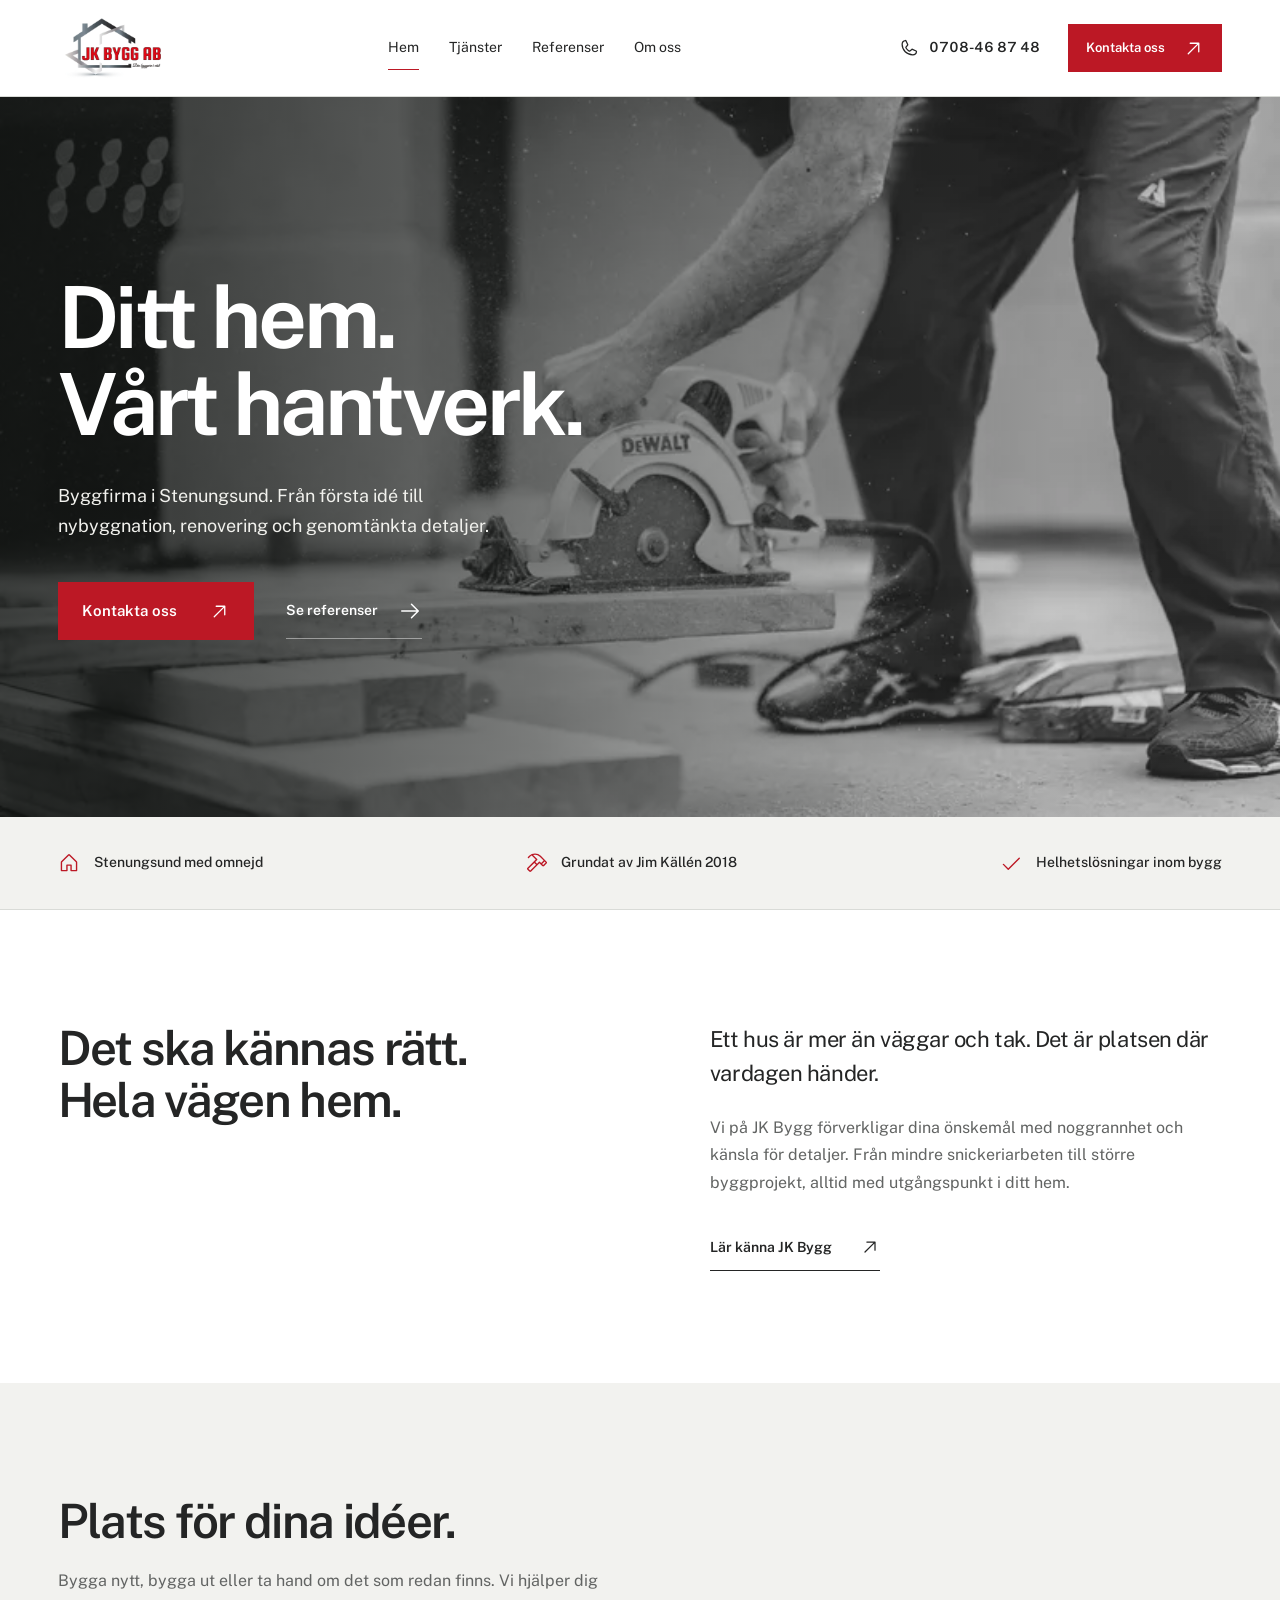
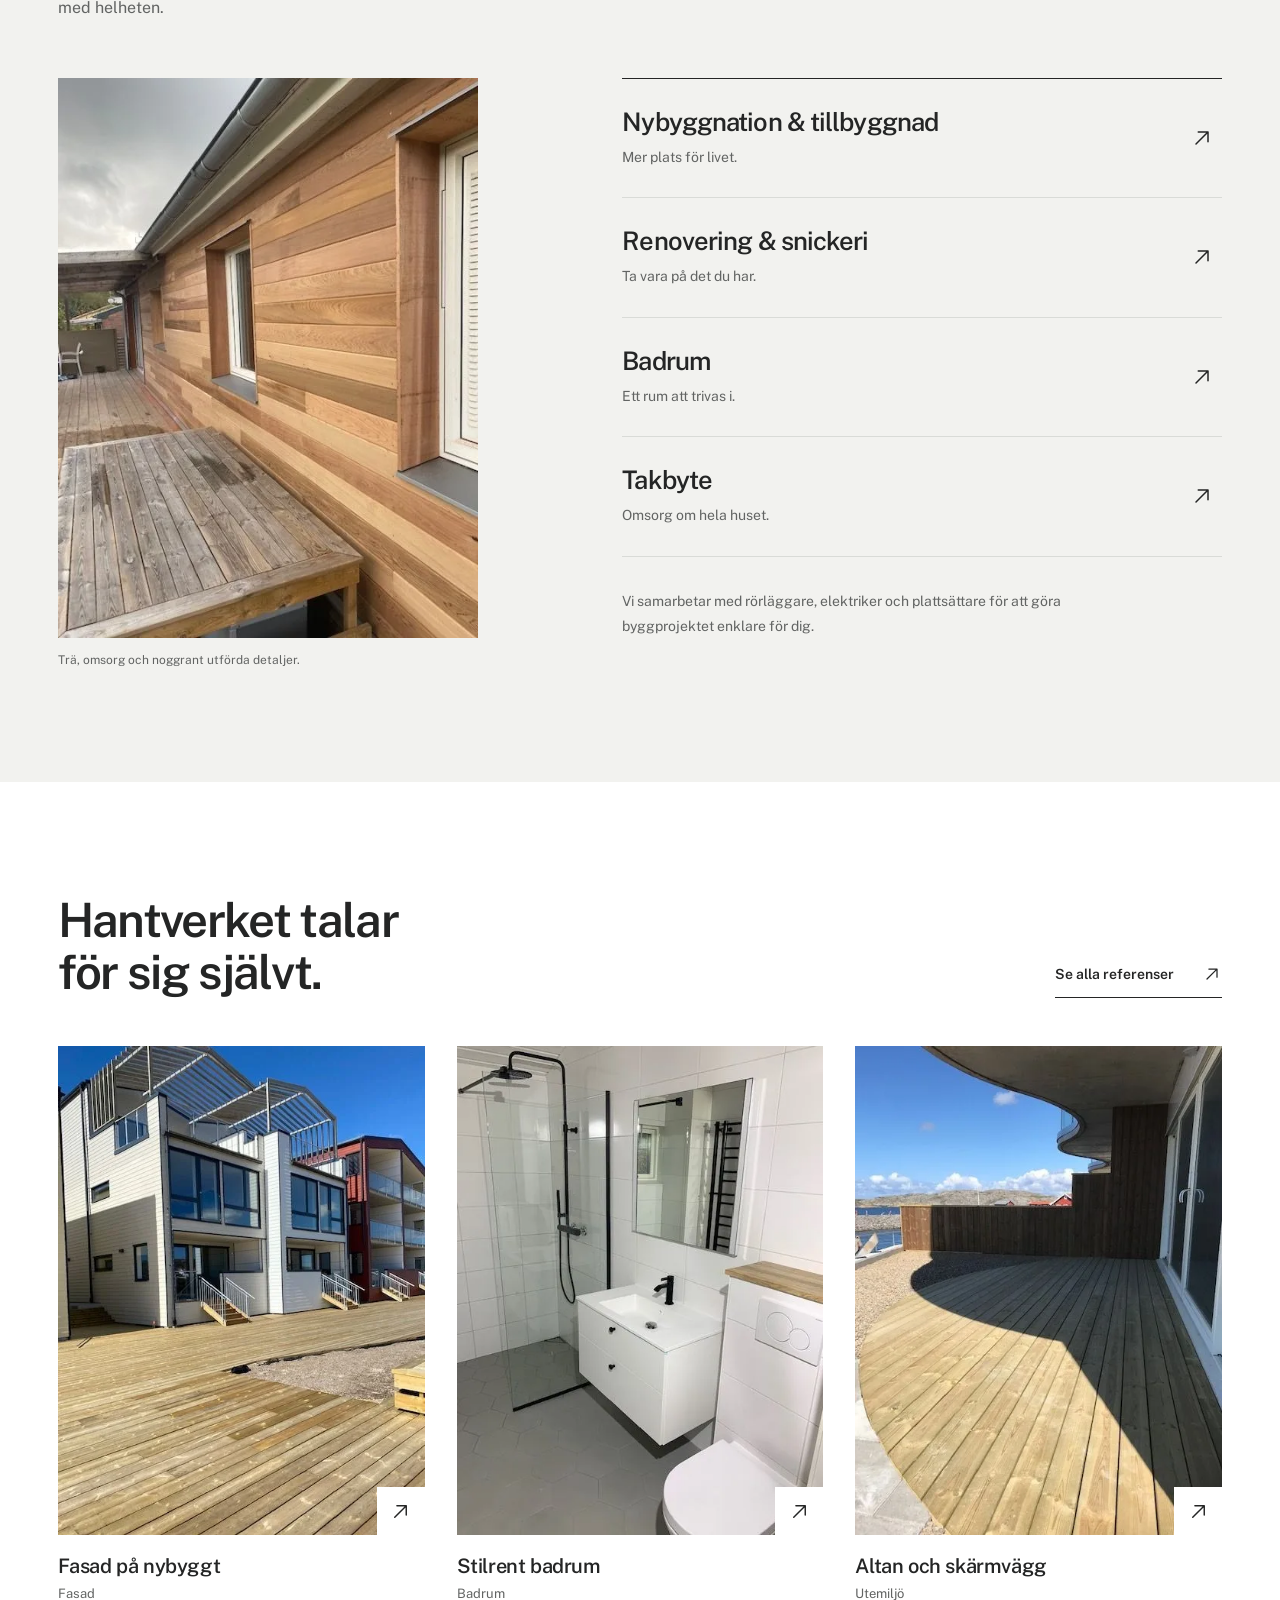
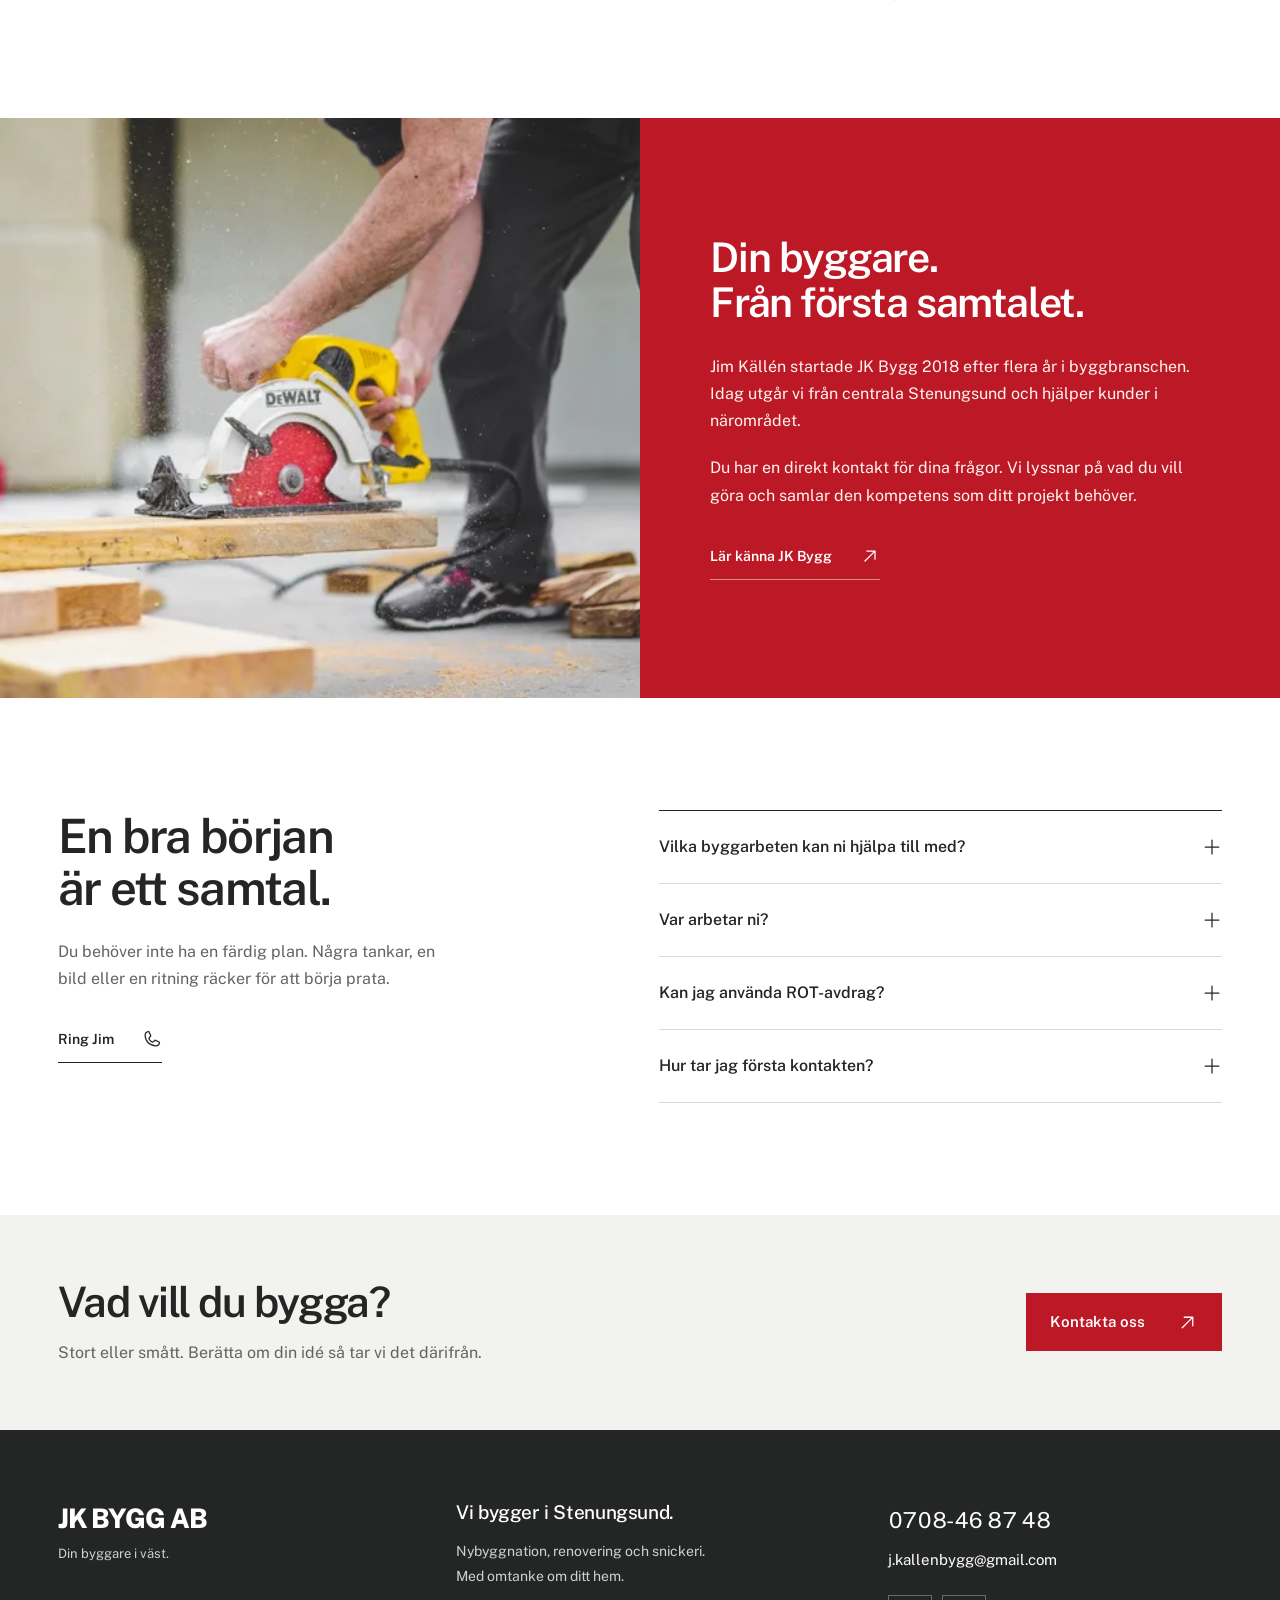
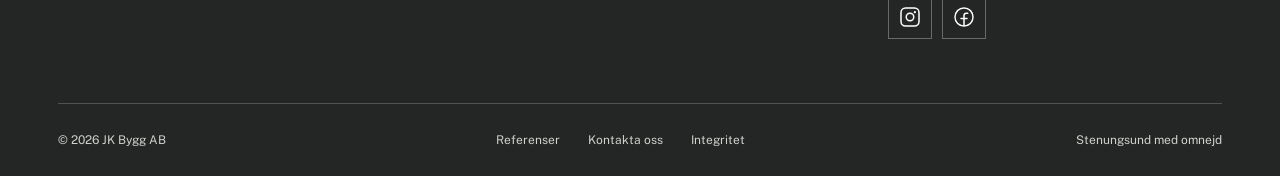
<file: index.html>
<!doctype html><html lang="sv"><head><meta charset="utf-8"><meta name="viewport" content="width=device-width,initial-scale=1"><title>Byggfirma i Stenungsund | JK Bygg AB</title><meta name="description" content="JK Bygg i Stenungsund hjälper dig med nybyggnation, renovering, badrum och takbyte. Se våra utförda projekt och kontakta Jim Källén för en offert."><meta name="robots" content="index,follow,max-image-preview:large"><meta name="theme-color" content="#bc1825"><link rel="canonical" href="https://jkbyggab.se/"><meta property="og:type" content="website"><meta property="og:locale" content="sv_SE"><meta property="og:site_name" content="JK Bygg AB"><meta property="og:title" content="Byggfirma i Stenungsund | JK Bygg AB"><meta property="og:description" content="JK Bygg i Stenungsund hjälper dig med nybyggnation, renovering, badrum och takbyte. Se våra utförda projekt och kontakta Jim Källén för en offert."><meta property="og:url" content="https://jkbyggab.se/"><meta property="og:image" content="https://jkbyggab.se/assets/hero-1600.webp"><meta property="og:image:alt" content="Hantverk från JK Byggs webbplats"><meta name="twitter:card" content="summary_large_image"><link rel="icon" href="favicon.svg" type="image/svg+xml"><link rel="preload" href="assets/public-sans.woff2" as="font" type="font/woff2" crossorigin><link rel="preload" as="image" href="assets/hero-1600.webp" imagesrcset="assets/hero-800.webp 800w, assets/hero-1600.webp 1600w" imagesizes="100vw"><link rel="stylesheet" href="styles.css"><script src="script.js" defer></script><script type="application/ld+json">{"@context":"https://schema.org","@graph":[{"@type":"GeneralContractor","@id":"https://jkbyggab.se/#business","name":"JK Bygg AB","url":"https://jkbyggab.se","telephone":"+46708468748","email":"j.kallenbygg@gmail.com","logo":"https://jkbyggab.se/assets/logo.webp","image":"https://jkbyggab.se/assets/hero-1600.webp","foundingDate":"2018","areaServed":{"@type":"Place","name":"Stenungsund med omnejd"},"sameAs":["https://www.facebook.com/jkbyggab","https://www.instagram.com/jkbyggab/"]},{"@type":"WebSite","@id":"https://jkbyggab.se/#website","url":"https://jkbyggab.se","name":"JK Bygg Stenungsund","inLanguage":"sv-SE"},{"@type":"WebPage","@id":"https://jkbyggab.se/#page","url":"https://jkbyggab.se/","name":"Byggfirma i Stenungsund | JK Bygg AB","description":"JK Bygg i Stenungsund hjälper dig med nybyggnation, renovering, badrum och takbyte. Se våra utförda projekt och kontakta Jim Källén för en offert.","inLanguage":"sv-SE","isPartOf":{"@id":"https://jkbyggab.se/#website"},"about":{"@id":"https://jkbyggab.se/#business"}}]}</script></head><body><a class="skip" href="#main">Hoppa till innehållet</a>
 <header class="header"><div class="nav-wrap"><a class="logo" href="index.html" aria-label="JK Bygg AB, startsida"><img src="assets/logo.webp" width="320" height="214" alt="JK Bygg AB"></a><nav class="desktop-nav" aria-label="Huvudmeny"><a href="index.html" aria-current="page">Hem</a><a href="index.html#tjanster">Tjänster</a><a href="referenser/index.html">Referenser</a><a href="om-oss/index.html">Om oss</a></nav><div class="header-actions"><a class="phone-link" aria-label="Ring Jim på 0708-46 87 48" href="tel:+46708468748"><svg aria-hidden="true" focusable="false" xmlns="http://www.w3.org/2000/svg" viewBox="0 0 256 256" fill="currentColor"><path d="M222.37,158.46l-47.11-21.11-.13-.06a16,16,0,0,0-15.17,1.4,8.12,8.12,0,0,0-.75.56L134.87,160c-15.42-7.49-31.34-23.29-38.83-38.51l20.78-24.71c.2-.25.39-.5.57-.77a16,16,0,0,0,1.32-15.06l0-.12L97.54,33.64a16,16,0,0,0-16.62-9.52A56.26,56.26,0,0,0,32,80c0,79.4,64.6,144,144,144a56.26,56.26,0,0,0,55.88-48.92A16,16,0,0,0,222.37,158.46ZM176,208A128.14,128.14,0,0,1,48,80,40.2,40.2,0,0,1,82.87,40a.61.61,0,0,0,0,.12l21,47L83.2,111.86a6.13,6.13,0,0,0-.57.77,16,16,0,0,0-1,15.7c9.06,18.53,27.73,37.06,46.46,46.11a16,16,0,0,0,15.75-1.14,8.44,8.44,0,0,0,.74-.56L168.89,152l47,21.05h0s.08,0,.11,0A40.21,40.21,0,0,1,176,208Z"/></svg><span>0708-46 87 48</span></a><a class="button small header-contact" href="kontakta-oss/index.html">Kontakta oss <svg aria-hidden="true" focusable="false" xmlns="http://www.w3.org/2000/svg" viewBox="0 0 256 256" fill="currentColor"><path d="M200,64V168a8,8,0,0,1-16,0V83.31L69.66,197.66a8,8,0,0,1-11.32-11.32L172.69,72H88a8,8,0,0,1,0-16H192A8,8,0,0,1,200,64Z"/></svg></a><button class="icon-button menu-toggle" aria-label="Öppna menyn" aria-expanded="false" aria-controls="mobile-nav"><svg aria-hidden="true" focusable="false" xmlns="http://www.w3.org/2000/svg" viewBox="0 0 256 256" fill="currentColor"><path d="M224,128a8,8,0,0,1-8,8H40a8,8,0,0,1,0-16H216A8,8,0,0,1,224,128ZM40,72H216a8,8,0,0,0,0-16H40a8,8,0,0,0,0,16ZM216,184H40a8,8,0,0,0,0,16H216a8,8,0,0,0,0-16Z"/></svg></button></div></div><nav id="mobile-nav" class="mobile-nav" aria-label="Mobilmeny" hidden><a href="index.html" aria-current="page">Hem</a><a href="index.html#tjanster">Tjänster</a><a href="referenser/index.html">Referenser</a><a href="om-oss/index.html">Om oss</a><a href="kontakta-oss/index.html">Kontakta oss</a><a class="mobile-call" href="tel:+46708468748">Ring Jim <svg aria-hidden="true" focusable="false" xmlns="http://www.w3.org/2000/svg" viewBox="0 0 256 256" fill="currentColor"><path d="M222.37,158.46l-47.11-21.11-.13-.06a16,16,0,0,0-15.17,1.4,8.12,8.12,0,0,0-.75.56L134.87,160c-15.42-7.49-31.34-23.29-38.83-38.51l20.78-24.71c.2-.25.39-.5.57-.77a16,16,0,0,0,1.32-15.06l0-.12L97.54,33.64a16,16,0,0,0-16.62-9.52A56.26,56.26,0,0,0,32,80c0,79.4,64.6,144,144,144a56.26,56.26,0,0,0,55.88-48.92A16,16,0,0,0,222.37,158.46ZM176,208A128.14,128.14,0,0,1,48,80,40.2,40.2,0,0,1,82.87,40a.61.61,0,0,0,0,.12l21,47L83.2,111.86a6.13,6.13,0,0,0-.57.77,16,16,0,0,0-1,15.7c9.06,18.53,27.73,37.06,46.46,46.11a16,16,0,0,0,15.75-1.14,8.44,8.44,0,0,0,.74-.56L168.89,152l47,21.05h0s.08,0,.11,0A40.21,40.21,0,0,1,176,208Z"/></svg></a></nav></header>
 <main id="main">
 <section class="hero"><picture><source media="(max-width: 700px)" srcset="assets/hero-800.webp"><img src="assets/hero-1600.webp" srcset="assets/hero-800.webp 800w, assets/hero-1600.webp 1600w" sizes="100vw" width="1600" height="900" fetchpriority="high" alt="Snickare som arbetar med en cirkelsåg, från JK Byggs webbplats"></picture><div class="hero-shade"></div><div class="wrap hero-content"><h1>Ditt hem. <br>Vårt hantverk.</h1><p>Byggfirma i Stenungsund. Från första idé till nybyggnation, renovering och genomtänkta detaljer.</p><div class="hero-actions"><a class="button" href="kontakta-oss/index.html">Kontakta oss <svg aria-hidden="true" focusable="false" xmlns="http://www.w3.org/2000/svg" viewBox="0 0 256 256" fill="currentColor"><path d="M200,64V168a8,8,0,0,1-16,0V83.31L69.66,197.66a8,8,0,0,1-11.32-11.32L172.69,72H88a8,8,0,0,1,0-16H192A8,8,0,0,1,200,64Z"/></svg></a><a class="hero-link" href="referenser/index.html">Se referenser <svg aria-hidden="true" focusable="false" xmlns="http://www.w3.org/2000/svg" viewBox="0 0 256 256" fill="currentColor"><path d="M221.66,133.66l-72,72a8,8,0,0,1-11.32-11.32L196.69,136H40a8,8,0,0,1,0-16H196.69L138.34,61.66a8,8,0,0,1,11.32-11.32l72,72A8,8,0,0,1,221.66,133.66Z"/></svg></a></div></div></section>
 <div class="proof-strip"><div class="wrap proof-inner"><span><svg aria-hidden="true" focusable="false" xmlns="http://www.w3.org/2000/svg" viewBox="0 0 256 256" fill="currentColor"><path d="M219.31,108.68l-80-80a16,16,0,0,0-22.62,0l-80,80A15.87,15.87,0,0,0,32,120v96a8,8,0,0,0,8,8h64a8,8,0,0,0,8-8V160h32v56a8,8,0,0,0,8,8h64a8,8,0,0,0,8-8V120A15.87,15.87,0,0,0,219.31,108.68ZM208,208H160V152a8,8,0,0,0-8-8H104a8,8,0,0,0-8,8v56H48V120l80-80,80,80Z"/></svg>Stenungsund med omnejd</span><span><svg aria-hidden="true" focusable="false" xmlns="http://www.w3.org/2000/svg" viewBox="0 0 256 256" fill="currentColor"><path d="M251.34,112,183.88,44.08a96.1,96.1,0,0,0-135.77,0l-.09.09L34.25,58.4A8,8,0,0,0,45.74,69.53L59.47,55.35a79.92,79.92,0,0,1,18.71-13.9L124.68,88l-96,96a16,16,0,0,0,0,22.63l20.69,20.69a16,16,0,0,0,22.63,0l96-96,14.34,14.34h0L200,163.3a16,16,0,0,0,22.63,0l28.69-28.69A16,16,0,0,0,251.34,112ZM60.68,216,40,195.31l68-68L128.68,148ZM162.34,114.32,140,136.67,119.31,116l22.35-22.35a8,8,0,0,0,0-11.32L94.32,35a80,80,0,0,1,78.23,20.41l44.22,44.51L188,128.66l-14.34-14.34A8,8,0,0,0,162.34,114.32Zm49,37.66-12-12L228,111.25l12,12Z"/></svg>Grundat av Jim Källén 2018</span><span><svg aria-hidden="true" focusable="false" xmlns="http://www.w3.org/2000/svg" viewBox="0 0 256 256" fill="currentColor"><path d="M229.66,77.66l-128,128a8,8,0,0,1-11.32,0l-56-56a8,8,0,0,1,11.32-11.32L96,188.69,218.34,66.34a8,8,0,0,1,11.32,11.32Z"/></svg>Helhetslösningar inom bygg</span></div></div>
 <section class="section wrap introduction"><h2>Det ska kännas rätt. <br>Hela vägen hem.</h2><div><p class="lead">Ett hus är mer än väggar och tak. Det är platsen där vardagen händer.</p><p>Vi på JK Bygg förverkligar dina önskemål med noggrannhet och känsla för detaljer. Från mindre snickeriarbeten till större byggprojekt, alltid med utgångspunkt i ditt hem.</p><a class="text-link" href="om-oss/index.html">Lär känna JK Bygg <svg aria-hidden="true" focusable="false" xmlns="http://www.w3.org/2000/svg" viewBox="0 0 256 256" fill="currentColor"><path d="M200,64V168a8,8,0,0,1-16,0V83.31L69.66,197.66a8,8,0,0,1-11.32-11.32L172.69,72H88a8,8,0,0,1,0-16H192A8,8,0,0,1,200,64Z"/></svg></a></div></section>
 <section id="tjanster" class="services section"><div class="wrap"><h2>Plats för dina idéer.</h2><p class="section-description">Bygga nytt, bygga ut eller ta hand om det som redan finns. Vi hjälper dig med helheten.</p><div class="service-layout"><div class="service-picture"><img class="" src="assets/cederfasad.webp" width="480" height="640" alt="Liggande cederträpanel på fasad intill en altan, utförd av JK Bygg" loading="lazy" decoding="async"><p>Trä, omsorg och noggrant utförda detaljer.</p></div><div class="service-list"><a class="service-row" href="nybyggnation-tillbyggnad/index.html"><div><h3>Nybyggnation & tillbyggnad</h3><p>Mer plats för livet.</p></div><span class="row-arrow"><svg aria-hidden="true" focusable="false" xmlns="http://www.w3.org/2000/svg" viewBox="0 0 256 256" fill="currentColor"><path d="M200,64V168a8,8,0,0,1-16,0V83.31L69.66,197.66a8,8,0,0,1-11.32-11.32L172.69,72H88a8,8,0,0,1,0-16H192A8,8,0,0,1,200,64Z"/></svg></span></a><a class="service-row" href="renovering-snickeri/index.html"><div><h3>Renovering & snickeri</h3><p>Ta vara på det du har.</p></div><span class="row-arrow"><svg aria-hidden="true" focusable="false" xmlns="http://www.w3.org/2000/svg" viewBox="0 0 256 256" fill="currentColor"><path d="M200,64V168a8,8,0,0,1-16,0V83.31L69.66,197.66a8,8,0,0,1-11.32-11.32L172.69,72H88a8,8,0,0,1,0-16H192A8,8,0,0,1,200,64Z"/></svg></span></a><a class="service-row" href="badrum/index.html"><div><h3>Badrum</h3><p>Ett rum att trivas i.</p></div><span class="row-arrow"><svg aria-hidden="true" focusable="false" xmlns="http://www.w3.org/2000/svg" viewBox="0 0 256 256" fill="currentColor"><path d="M200,64V168a8,8,0,0,1-16,0V83.31L69.66,197.66a8,8,0,0,1-11.32-11.32L172.69,72H88a8,8,0,0,1,0-16H192A8,8,0,0,1,200,64Z"/></svg></span></a><a class="service-row" href="takbyte/index.html"><div><h3>Takbyte</h3><p>Omsorg om hela huset.</p></div><span class="row-arrow"><svg aria-hidden="true" focusable="false" xmlns="http://www.w3.org/2000/svg" viewBox="0 0 256 256" fill="currentColor"><path d="M200,64V168a8,8,0,0,1-16,0V83.31L69.66,197.66a8,8,0,0,1-11.32-11.32L172.69,72H88a8,8,0,0,1,0-16H192A8,8,0,0,1,200,64Z"/></svg></span></a><p class="service-note">Vi samarbetar med rörläggare, elektriker och plattsättare för att göra byggprojektet enklare för dig.</p></div></div></div></section>
 <section class="section wrap selected"><div class="section-heading"><h2>Hantverket talar <br>för sig självt.</h2><a class="text-link" href="referenser/index.html">Se alla referenser <svg aria-hidden="true" focusable="false" xmlns="http://www.w3.org/2000/svg" viewBox="0 0 256 256" fill="currentColor"><path d="M200,64V168a8,8,0,0,1-16,0V83.31L69.66,197.66a8,8,0,0,1-11.32-11.32L172.69,72H88a8,8,0,0,1,0-16H192A8,8,0,0,1,200,64Z"/></svg></a></div><div class="selected-grid"><article class="project" data-category="Fasad"><a class="project-image" href="assets/nybyggnation.webp" data-gallery data-caption="Fasad på nybyggt" aria-label="Visa fasad på nybyggt i full storlek"><img class="" src="assets/nybyggnation.webp" width="480" height="640" alt="Nybyggt hus med ljus fasad och stora fönster, arbete av JK Bygg" loading="lazy" decoding="async"><span class="image-open"><svg aria-hidden="true" focusable="false" xmlns="http://www.w3.org/2000/svg" viewBox="0 0 256 256" fill="currentColor"><path d="M200,64V168a8,8,0,0,1-16,0V83.31L69.66,197.66a8,8,0,0,1-11.32-11.32L172.69,72H88a8,8,0,0,1,0-16H192A8,8,0,0,1,200,64Z"/></svg></span></a><div class="project-caption"><h3>Fasad på nybyggt</h3><span>Fasad</span></div></article><article class="project" data-category="Badrum"><a class="project-image" href="assets/badrum.webp" data-gallery data-caption="Stilrent badrum" aria-label="Visa stilrent badrum i full storlek"><img class="" src="assets/badrum.webp" width="480" height="640" alt="Ljust badrum med glasdusch, vitt kakel och kommod, utfört av JK Bygg" loading="lazy" decoding="async"><span class="image-open"><svg aria-hidden="true" focusable="false" xmlns="http://www.w3.org/2000/svg" viewBox="0 0 256 256" fill="currentColor"><path d="M200,64V168a8,8,0,0,1-16,0V83.31L69.66,197.66a8,8,0,0,1-11.32-11.32L172.69,72H88a8,8,0,0,1,0-16H192A8,8,0,0,1,200,64Z"/></svg></span></a><div class="project-caption"><h3>Stilrent badrum</h3><span>Badrum</span></div></article><article class="project" data-category="Utemiljö"><a class="project-image" href="assets/altan-skarmvagg.webp" data-gallery data-caption="Altan och skärmvägg" aria-label="Visa altan och skärmvägg i full storlek"><img class="" src="assets/altan-skarmvagg.webp" width="480" height="640" alt="Träaltan med skärmvägg intill huset, byggd av JK Bygg" loading="lazy" decoding="async"><span class="image-open"><svg aria-hidden="true" focusable="false" xmlns="http://www.w3.org/2000/svg" viewBox="0 0 256 256" fill="currentColor"><path d="M200,64V168a8,8,0,0,1-16,0V83.31L69.66,197.66a8,8,0,0,1-11.32-11.32L172.69,72H88a8,8,0,0,1,0-16H192A8,8,0,0,1,200,64Z"/></svg></span></a><div class="project-caption"><h3>Altan och skärmvägg</h3><span>Utemiljö</span></div></article></div></section>
 <section class="about-band"><div class="about-image"><img src="assets/hantverk-1600.webp" srcset="assets/hantverk-800.webp 800w, assets/hantverk-1600.webp 1600w" sizes="(max-width: 768px) 100vw, 50vw" width="1600" height="900" loading="lazy" decoding="async" alt="Snickeriarbete med cirkelsåg och trävirke, från JK Byggs webbplats"></div><div class="about-copy"><h2>Din byggare. <br>Från första samtalet.</h2><p>Jim Källén startade JK Bygg 2018 efter flera år i byggbranschen. Idag utgår vi från centrala Stenungsund och hjälper kunder i närområdet.</p><p>Du har en direkt kontakt för dina frågor. Vi lyssnar på vad du vill göra och samlar den kompetens som ditt projekt behöver.</p><a class="text-link" href="om-oss/index.html">Lär känna JK Bygg <svg aria-hidden="true" focusable="false" xmlns="http://www.w3.org/2000/svg" viewBox="0 0 256 256" fill="currentColor"><path d="M200,64V168a8,8,0,0,1-16,0V83.31L69.66,197.66a8,8,0,0,1-11.32-11.32L172.69,72H88a8,8,0,0,1,0-16H192A8,8,0,0,1,200,64Z"/></svg></a></div></section>
 <section class="section wrap practical"><div><h2>En bra början <br>är ett samtal.</h2><p>Du behöver inte ha en färdig plan. Några tankar, en bild eller en ritning räcker för att börja prata.</p><a class="text-link" href="tel:+46708468748">Ring Jim <svg aria-hidden="true" focusable="false" xmlns="http://www.w3.org/2000/svg" viewBox="0 0 256 256" fill="currentColor"><path d="M222.37,158.46l-47.11-21.11-.13-.06a16,16,0,0,0-15.17,1.4,8.12,8.12,0,0,0-.75.56L134.87,160c-15.42-7.49-31.34-23.29-38.83-38.51l20.78-24.71c.2-.25.39-.5.57-.77a16,16,0,0,0,1.32-15.06l0-.12L97.54,33.64a16,16,0,0,0-16.62-9.52A56.26,56.26,0,0,0,32,80c0,79.4,64.6,144,144,144a56.26,56.26,0,0,0,55.88-48.92A16,16,0,0,0,222.37,158.46ZM176,208A128.14,128.14,0,0,1,48,80,40.2,40.2,0,0,1,82.87,40a.61.61,0,0,0,0,.12l21,47L83.2,111.86a6.13,6.13,0,0,0-.57.77,16,16,0,0,0-1,15.7c9.06,18.53,27.73,37.06,46.46,46.11a16,16,0,0,0,15.75-1.14,8.44,8.44,0,0,0,.74-.56L168.89,152l47,21.05h0s.08,0,.11,0A40.21,40.21,0,0,1,176,208Z"/></svg></a></div><div class="faq"><details><summary>Vilka byggarbeten kan ni hjälpa till med? <svg aria-hidden="true" focusable="false" xmlns="http://www.w3.org/2000/svg" viewBox="0 0 256 256" fill="currentColor"><path d="M224,128a8,8,0,0,1-8,8H136v80a8,8,0,0,1-16,0V136H40a8,8,0,0,1,0-16h80V40a8,8,0,0,1,16,0v80h80A8,8,0,0,1,224,128Z"/></svg></summary><p>Vi arbetar med nybyggnation, tillbyggnader, renovering, badrum, kök, fönsterbyte och tak. Bland våra referenser finns även altaner, fasadarbeten och platsbyggd förvaring.</p></details><details><summary>Var arbetar ni? <svg aria-hidden="true" focusable="false" xmlns="http://www.w3.org/2000/svg" viewBox="0 0 256 256" fill="currentColor"><path d="M224,128a8,8,0,0,1-8,8H136v80a8,8,0,0,1-16,0V136H40a8,8,0,0,1,0-16h80V40a8,8,0,0,1,16,0v80h80A8,8,0,0,1,224,128Z"/></svg></summary><p>Vi utgår från centrala Stenungsund och arbetar i Stenungsund med omnejd. Kontakta Jim och berätta var ditt projekt finns.</p></details><details><summary>Kan jag använda ROT-avdrag? <svg aria-hidden="true" focusable="false" xmlns="http://www.w3.org/2000/svg" viewBox="0 0 256 256" fill="currentColor"><path d="M224,128a8,8,0,0,1-8,8H136v80a8,8,0,0,1-16,0V136H40a8,8,0,0,1,0-16h80V40a8,8,0,0,1,16,0v80h80A8,8,0,0,1,224,128Z"/></svg></summary><p>Vissa renoverings- och byggarbeten kan ge rätt till ROT-avdrag. Möjligheten beror på arbetet och dina förutsättningar. <a href="https://www.skatteverket.se/privat/fastigheterochbostad/rotarbeteochrutarbete.4.2e56d4ba1202f95012080002966.html" target="_blank" rel="noopener noreferrer">Läs aktuella regler hos Skatteverket.</a></p></details><details><summary>Hur tar jag första kontakten? <svg aria-hidden="true" focusable="false" xmlns="http://www.w3.org/2000/svg" viewBox="0 0 256 256" fill="currentColor"><path d="M224,128a8,8,0,0,1-8,8H136v80a8,8,0,0,1-16,0V136H40a8,8,0,0,1,0-16h80V40a8,8,0,0,1,16,0v80h80A8,8,0,0,1,224,128Z"/></svg></summary><p>Ring 0708-46 87 48 eller mejla j.kallenbygg@gmail.com. Berätta vad du vill göra, var fastigheten ligger och om du har en önskad tidplan. Skicka gärna bilder eller ritningar om du har.</p></details></div></section><section class="contact-band"><div class="wrap contact-band-inner"><div><h2>Vad vill du bygga?</h2><p>Stort eller smått. Berätta om din idé så tar vi det därifrån.</p></div><a class="button" href="kontakta-oss/index.html">Kontakta oss <svg aria-hidden="true" focusable="false" xmlns="http://www.w3.org/2000/svg" viewBox="0 0 256 256" fill="currentColor"><path d="M200,64V168a8,8,0,0,1-16,0V83.31L69.66,197.66a8,8,0,0,1-11.32-11.32L172.69,72H88a8,8,0,0,1,0-16H192A8,8,0,0,1,200,64Z"/></svg></a></div></section></main>
 <footer class="footer"><div class="wrap footer-top"><a class="footer-brand" href="index.html">JK BYGG AB<span>Din byggare i väst.</span></a><div><h2>Vi bygger i Stenungsund.</h2><p>Nybyggnation, renovering och snickeri. <br>Med omtanke om ditt hem.</p></div><div class="footer-contact"><a href="tel:+46708468748">0708-46 87 48</a><a href="mailto:j.kallenbygg@gmail.com">j.kallenbygg@gmail.com</a><div class="socials"><a href="https://www.instagram.com/jkbyggab/" target="_blank" rel="noopener noreferrer" aria-label="JK Bygg på Instagram"><svg aria-hidden="true" focusable="false" xmlns="http://www.w3.org/2000/svg" viewBox="0 0 256 256" fill="currentColor"><path d="M128,80a48,48,0,1,0,48,48A48.05,48.05,0,0,0,128,80Zm0,80a32,32,0,1,1,32-32A32,32,0,0,1,128,160ZM176,24H80A56.06,56.06,0,0,0,24,80v96a56.06,56.06,0,0,0,56,56h96a56.06,56.06,0,0,0,56-56V80A56.06,56.06,0,0,0,176,24Zm40,152a40,40,0,0,1-40,40H80a40,40,0,0,1-40-40V80A40,40,0,0,1,80,40h96a40,40,0,0,1,40,40ZM192,76a12,12,0,1,1-12-12A12,12,0,0,1,192,76Z"/></svg></a><a href="https://www.facebook.com/jkbyggab" target="_blank" rel="noopener noreferrer" aria-label="JK Bygg på Facebook"><svg aria-hidden="true" focusable="false" xmlns="http://www.w3.org/2000/svg" viewBox="0 0 256 256" fill="currentColor"><path d="M128,24A104,104,0,1,0,232,128,104.11,104.11,0,0,0,128,24Zm8,191.63V152h24a8,8,0,0,0,0-16H136V112a16,16,0,0,1,16-16h16a8,8,0,0,0,0-16H152a32,32,0,0,0-32,32v24H96a8,8,0,0,0,0,16h24v63.63a88,88,0,1,1,16,0Z"/></svg></a></div></div></div><div class="wrap footer-bottom"><span>© 2026 JK Bygg AB</span><a href="referenser/index.html">Referenser</a><a href="kontakta-oss/index.html">Kontakta oss</a><a href="integritet/index.html">Integritet</a><span class="footer-local">Stenungsund med omnejd</span></div></footer>
 <dialog class="viewer" aria-label="Projektbild i full storlek"><button class="viewer-close icon-button" aria-label="Stäng bild"><svg aria-hidden="true" focusable="false" xmlns="http://www.w3.org/2000/svg" viewBox="0 0 256 256" fill="currentColor"><path d="M205.66,194.34a8,8,0,0,1-11.32,11.32L128,139.31,61.66,205.66a8,8,0,0,1-11.32-11.32L116.69,128,50.34,61.66A8,8,0,0,1,61.66,50.34L128,116.69l66.34-66.35a8,8,0,0,1,11.32,11.32L139.31,128Z"/></svg></button><button class="viewer-prev icon-button" aria-label="Föregående bild"><svg aria-hidden="true" focusable="false" xmlns="http://www.w3.org/2000/svg" viewBox="0 0 256 256" fill="currentColor"><path d="M165.66,202.34a8,8,0,0,1-11.32,11.32l-80-80a8,8,0,0,1,0-11.32l80-80a8,8,0,0,1,11.32,11.32L91.31,128Z"/></svg></button><figure><img alt="" width="480" height="640"><figcaption aria-live="polite"></figcaption></figure><button class="viewer-next icon-button" aria-label="Nästa bild"><svg aria-hidden="true" focusable="false" xmlns="http://www.w3.org/2000/svg" viewBox="0 0 256 256" fill="currentColor"><path d="M181.66,133.66l-80,80a8,8,0,0,1-11.32-11.32L164.69,128,90.34,53.66a8,8,0,0,1,11.32-11.32l80,80A8,8,0,0,1,181.66,133.66Z"/></svg></button></dialog></body></html>
</file>
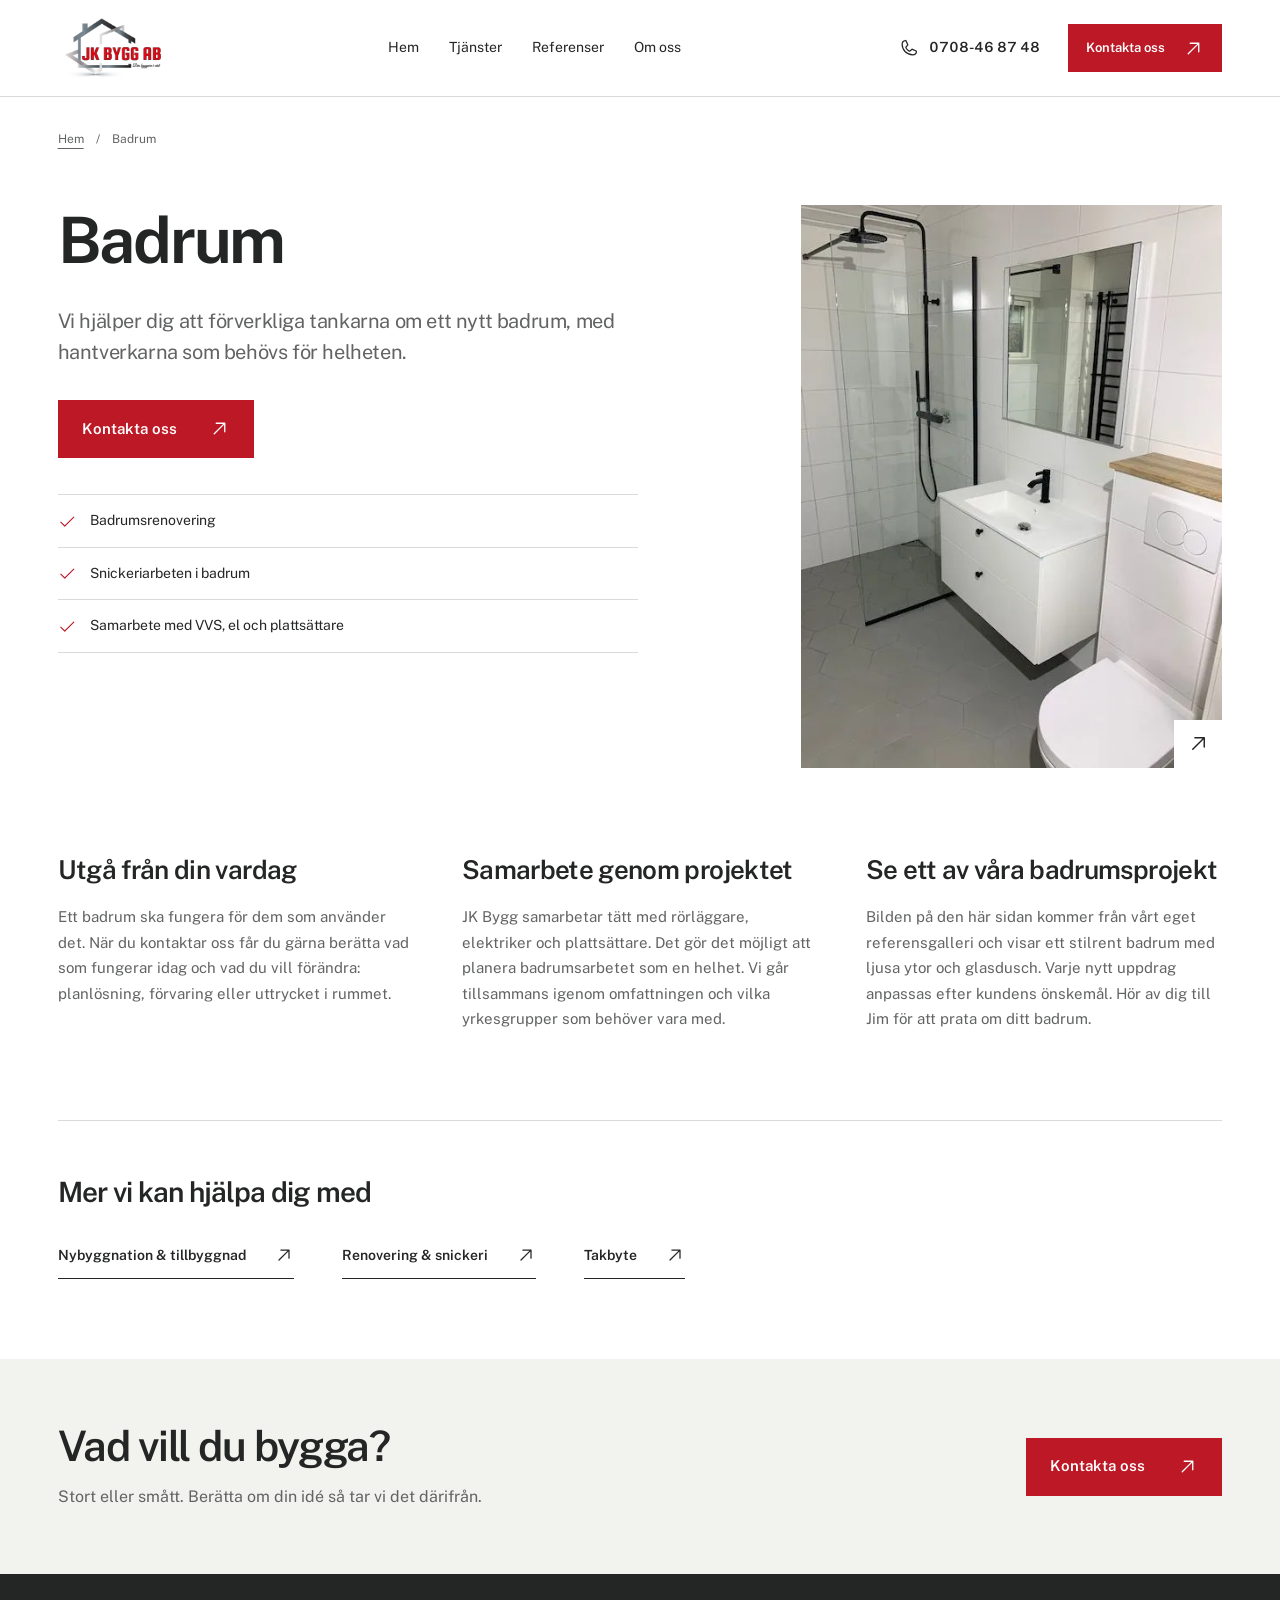
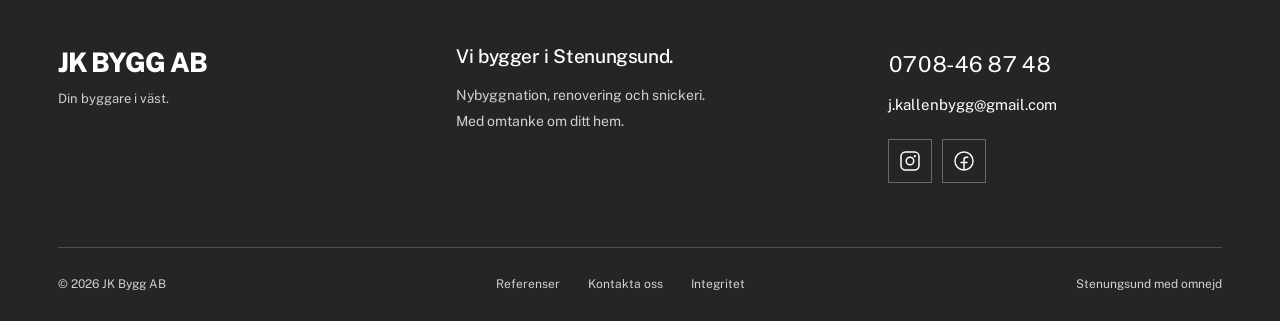
<file: badrum/index.html>
<!doctype html><html lang="sv"><head><meta charset="utf-8"><meta name="viewport" content="width=device-width,initial-scale=1"><title>Badrumsrenovering i Stenungsund | JK Bygg</title><meta name="description" content="Planerar du att renovera badrummet? JK Bygg i Stenungsund samarbetar med rörläggare, elektriker och plattsättare. Se referensbild och kontakta Jim."><meta name="robots" content="index,follow,max-image-preview:large"><meta name="theme-color" content="#bc1825"><link rel="canonical" href="https://jkbyggab.se/badrum/"><meta property="og:type" content="website"><meta property="og:locale" content="sv_SE"><meta property="og:site_name" content="JK Bygg AB"><meta property="og:title" content="Badrumsrenovering i Stenungsund | JK Bygg"><meta property="og:description" content="Planerar du att renovera badrummet? JK Bygg i Stenungsund samarbetar med rörläggare, elektriker och plattsättare. Se referensbild och kontakta Jim."><meta property="og:url" content="https://jkbyggab.se/badrum/"><meta property="og:image" content="https://jkbyggab.se/assets/hero-1600.webp"><meta property="og:image:alt" content="Hantverk från JK Byggs webbplats"><meta name="twitter:card" content="summary_large_image"><link rel="icon" href="../favicon.svg" type="image/svg+xml"><link rel="preload" href="../assets/public-sans.woff2" as="font" type="font/woff2" crossorigin><link rel="stylesheet" href="../styles.css"><script src="../script.js" defer></script><script type="application/ld+json">{"@context":"https://schema.org","@graph":[{"@type":"GeneralContractor","@id":"https://jkbyggab.se/#business","name":"JK Bygg AB","url":"https://jkbyggab.se","telephone":"+46708468748","email":"j.kallenbygg@gmail.com","logo":"https://jkbyggab.se/assets/logo.webp","image":"https://jkbyggab.se/assets/hero-1600.webp","foundingDate":"2018","areaServed":{"@type":"Place","name":"Stenungsund med omnejd"},"sameAs":["https://www.facebook.com/jkbyggab","https://www.instagram.com/jkbyggab/"]},{"@type":"WebSite","@id":"https://jkbyggab.se/#website","url":"https://jkbyggab.se","name":"JK Bygg Stenungsund","inLanguage":"sv-SE"},{"@type":"WebPage","@id":"https://jkbyggab.se/badrum/#page","url":"https://jkbyggab.se/badrum/","name":"Badrumsrenovering i Stenungsund | JK Bygg","description":"Planerar du att renovera badrummet? JK Bygg i Stenungsund samarbetar med rörläggare, elektriker och plattsättare. Se referensbild och kontakta Jim.","inLanguage":"sv-SE","isPartOf":{"@id":"https://jkbyggab.se/#website"},"about":{"@id":"https://jkbyggab.se/#business"}},{"@type":"BreadcrumbList","itemListElement":[{"@type":"ListItem","position":1,"name":"Hem","item":"https://jkbyggab.se/"},{"@type":"ListItem","position":2,"name":"Badrumsrenovering i Stenungsund","item":"https://jkbyggab.se/badrum/"}]},{"@type":"Service","name":"Badrumsrenovering i Stenungsund","description":"Planerar du att renovera badrummet? JK Bygg i Stenungsund samarbetar med rörläggare, elektriker och plattsättare. Se referensbild och kontakta Jim.","provider":{"@id":"https://jkbyggab.se/#business"},"areaServed":"Stenungsund med omnejd","url":"https://jkbyggab.se/badrum/"}]}</script></head><body><a class="skip" href="#main">Hoppa till innehållet</a>
 <header class="header"><div class="nav-wrap"><a class="logo" href="../index.html" aria-label="JK Bygg AB, startsida"><img src="../assets/logo.webp" width="320" height="214" alt="JK Bygg AB"></a><nav class="desktop-nav" aria-label="Huvudmeny"><a href="../index.html">Hem</a><a href="../index.html#tjanster">Tjänster</a><a href="../referenser/index.html">Referenser</a><a href="../om-oss/index.html">Om oss</a></nav><div class="header-actions"><a class="phone-link" aria-label="Ring Jim på 0708-46 87 48" href="tel:+46708468748"><svg aria-hidden="true" focusable="false" xmlns="http://www.w3.org/2000/svg" viewBox="0 0 256 256" fill="currentColor"><path d="M222.37,158.46l-47.11-21.11-.13-.06a16,16,0,0,0-15.17,1.4,8.12,8.12,0,0,0-.75.56L134.87,160c-15.42-7.49-31.34-23.29-38.83-38.51l20.78-24.71c.2-.25.39-.5.57-.77a16,16,0,0,0,1.32-15.06l0-.12L97.54,33.64a16,16,0,0,0-16.62-9.52A56.26,56.26,0,0,0,32,80c0,79.4,64.6,144,144,144a56.26,56.26,0,0,0,55.88-48.92A16,16,0,0,0,222.37,158.46ZM176,208A128.14,128.14,0,0,1,48,80,40.2,40.2,0,0,1,82.87,40a.61.61,0,0,0,0,.12l21,47L83.2,111.86a6.13,6.13,0,0,0-.57.77,16,16,0,0,0-1,15.7c9.06,18.53,27.73,37.06,46.46,46.11a16,16,0,0,0,15.75-1.14,8.44,8.44,0,0,0,.74-.56L168.89,152l47,21.05h0s.08,0,.11,0A40.21,40.21,0,0,1,176,208Z"/></svg><span>0708-46 87 48</span></a><a class="button small header-contact" href="../kontakta-oss/index.html">Kontakta oss <svg aria-hidden="true" focusable="false" xmlns="http://www.w3.org/2000/svg" viewBox="0 0 256 256" fill="currentColor"><path d="M200,64V168a8,8,0,0,1-16,0V83.31L69.66,197.66a8,8,0,0,1-11.32-11.32L172.69,72H88a8,8,0,0,1,0-16H192A8,8,0,0,1,200,64Z"/></svg></a><button class="icon-button menu-toggle" aria-label="Öppna menyn" aria-expanded="false" aria-controls="mobile-nav"><svg aria-hidden="true" focusable="false" xmlns="http://www.w3.org/2000/svg" viewBox="0 0 256 256" fill="currentColor"><path d="M224,128a8,8,0,0,1-8,8H40a8,8,0,0,1,0-16H216A8,8,0,0,1,224,128ZM40,72H216a8,8,0,0,0,0-16H40a8,8,0,0,0,0,16ZM216,184H40a8,8,0,0,0,0,16H216a8,8,0,0,0,0-16Z"/></svg></button></div></div><nav id="mobile-nav" class="mobile-nav" aria-label="Mobilmeny" hidden><a href="../index.html">Hem</a><a href="../index.html#tjanster">Tjänster</a><a href="../referenser/index.html">Referenser</a><a href="../om-oss/index.html">Om oss</a><a href="../kontakta-oss/index.html">Kontakta oss</a><a class="mobile-call" href="tel:+46708468748">Ring Jim <svg aria-hidden="true" focusable="false" xmlns="http://www.w3.org/2000/svg" viewBox="0 0 256 256" fill="currentColor"><path d="M222.37,158.46l-47.11-21.11-.13-.06a16,16,0,0,0-15.17,1.4,8.12,8.12,0,0,0-.75.56L134.87,160c-15.42-7.49-31.34-23.29-38.83-38.51l20.78-24.71c.2-.25.39-.5.57-.77a16,16,0,0,0,1.32-15.06l0-.12L97.54,33.64a16,16,0,0,0-16.62-9.52A56.26,56.26,0,0,0,32,80c0,79.4,64.6,144,144,144a56.26,56.26,0,0,0,55.88-48.92A16,16,0,0,0,222.37,158.46ZM176,208A128.14,128.14,0,0,1,48,80,40.2,40.2,0,0,1,82.87,40a.61.61,0,0,0,0,.12l21,47L83.2,111.86a6.13,6.13,0,0,0-.57.77,16,16,0,0,0-1,15.7c9.06,18.53,27.73,37.06,46.46,46.11a16,16,0,0,0,15.75-1.14,8.44,8.44,0,0,0,.74-.56L168.89,152l47,21.05h0s.08,0,.11,0A40.21,40.21,0,0,1,176,208Z"/></svg></a></nav></header>
 <main id="main"><div class="wrap breadcrumb"><a href="../index.html">Hem</a><span>/</span><span>Badrum</span></div><section class="wrap service-page"><div><h1>Badrum</h1><p class="lead">Vi hjälper dig att förverkliga tankarna om ett nytt badrum, med hantverkarna som behövs för helheten.</p><a class="button" href="../kontakta-oss/index.html">Kontakta oss <svg aria-hidden="true" focusable="false" xmlns="http://www.w3.org/2000/svg" viewBox="0 0 256 256" fill="currentColor"><path d="M200,64V168a8,8,0,0,1-16,0V83.31L69.66,197.66a8,8,0,0,1-11.32-11.32L172.69,72H88a8,8,0,0,1,0-16H192A8,8,0,0,1,200,64Z"/></svg></a><ul class="scope-list"><li><svg aria-hidden="true" focusable="false" xmlns="http://www.w3.org/2000/svg" viewBox="0 0 256 256" fill="currentColor"><path d="M229.66,77.66l-128,128a8,8,0,0,1-11.32,0l-56-56a8,8,0,0,1,11.32-11.32L96,188.69,218.34,66.34a8,8,0,0,1,11.32,11.32Z"/></svg>Badrumsrenovering</li><li><svg aria-hidden="true" focusable="false" xmlns="http://www.w3.org/2000/svg" viewBox="0 0 256 256" fill="currentColor"><path d="M229.66,77.66l-128,128a8,8,0,0,1-11.32,0l-56-56a8,8,0,0,1,11.32-11.32L96,188.69,218.34,66.34a8,8,0,0,1,11.32,11.32Z"/></svg>Snickeriarbeten i badrum</li><li><svg aria-hidden="true" focusable="false" xmlns="http://www.w3.org/2000/svg" viewBox="0 0 256 256" fill="currentColor"><path d="M229.66,77.66l-128,128a8,8,0,0,1-11.32,0l-56-56a8,8,0,0,1,11.32-11.32L96,188.69,218.34,66.34a8,8,0,0,1,11.32,11.32Z"/></svg>Samarbete med VVS, el och plattsättare</li></ul></div><a class="service-page-image" href="../assets/badrum.webp" data-gallery data-caption="Stilrent badrum" aria-label="Visa projektbild i full storlek"><img class="" src="../assets/badrum.webp" width="480" height="640" alt="Ljust badrum med glasdusch, vitt kakel och kommod, utfört av JK Bygg" loading="eager" decoding="async"><span class="image-open"><svg aria-hidden="true" focusable="false" xmlns="http://www.w3.org/2000/svg" viewBox="0 0 256 256" fill="currentColor"><path d="M200,64V168a8,8,0,0,1-16,0V83.31L69.66,197.66a8,8,0,0,1-11.32-11.32L172.69,72H88a8,8,0,0,1,0-16H192A8,8,0,0,1,200,64Z"/></svg></span></a></section><section class="wrap service-body"><div><h2>Utgå från din vardag</h2><p>Ett badrum ska fungera för dem som använder det. När du kontaktar oss får du gärna berätta vad som fungerar idag och vad du vill förändra: planlösning, förvaring eller uttrycket i rummet.</p></div><div><h2>Samarbete genom projektet</h2><p>JK Bygg samarbetar tätt med rörläggare, elektriker och plattsättare. Det gör det möjligt att planera badrumsarbetet som en helhet. Vi går tillsammans igenom omfattningen och vilka yrkesgrupper som behöver vara med.</p></div><div><h2>Se ett av våra badrumsprojekt</h2><p>Bilden på den här sidan kommer från vårt eget referensgalleri och visar ett stilrent badrum med ljusa ytor och glasdusch. Varje nytt uppdrag anpassas efter kundens önskemål. Hör av dig till Jim för att prata om ditt badrum.</p></div></section><section class="wrap more-services"><h2>Mer vi kan hjälpa dig med</h2><div><a class="text-link" href="../nybyggnation-tillbyggnad/index.html">Nybyggnation & tillbyggnad<svg aria-hidden="true" focusable="false" xmlns="http://www.w3.org/2000/svg" viewBox="0 0 256 256" fill="currentColor"><path d="M200,64V168a8,8,0,0,1-16,0V83.31L69.66,197.66a8,8,0,0,1-11.32-11.32L172.69,72H88a8,8,0,0,1,0-16H192A8,8,0,0,1,200,64Z"/></svg></a><a class="text-link" href="../renovering-snickeri/index.html">Renovering & snickeri<svg aria-hidden="true" focusable="false" xmlns="http://www.w3.org/2000/svg" viewBox="0 0 256 256" fill="currentColor"><path d="M200,64V168a8,8,0,0,1-16,0V83.31L69.66,197.66a8,8,0,0,1-11.32-11.32L172.69,72H88a8,8,0,0,1,0-16H192A8,8,0,0,1,200,64Z"/></svg></a><a class="text-link" href="../takbyte/index.html">Takbyte<svg aria-hidden="true" focusable="false" xmlns="http://www.w3.org/2000/svg" viewBox="0 0 256 256" fill="currentColor"><path d="M200,64V168a8,8,0,0,1-16,0V83.31L69.66,197.66a8,8,0,0,1-11.32-11.32L172.69,72H88a8,8,0,0,1,0-16H192A8,8,0,0,1,200,64Z"/></svg></a></div></section><section class="contact-band"><div class="wrap contact-band-inner"><div><h2>Vad vill du bygga?</h2><p>Stort eller smått. Berätta om din idé så tar vi det därifrån.</p></div><a class="button" href="../kontakta-oss/index.html">Kontakta oss <svg aria-hidden="true" focusable="false" xmlns="http://www.w3.org/2000/svg" viewBox="0 0 256 256" fill="currentColor"><path d="M200,64V168a8,8,0,0,1-16,0V83.31L69.66,197.66a8,8,0,0,1-11.32-11.32L172.69,72H88a8,8,0,0,1,0-16H192A8,8,0,0,1,200,64Z"/></svg></a></div></section></main>
 <footer class="footer"><div class="wrap footer-top"><a class="footer-brand" href="../index.html">JK BYGG AB<span>Din byggare i väst.</span></a><div><h2>Vi bygger i Stenungsund.</h2><p>Nybyggnation, renovering och snickeri. <br>Med omtanke om ditt hem.</p></div><div class="footer-contact"><a href="tel:+46708468748">0708-46 87 48</a><a href="mailto:j.kallenbygg@gmail.com">j.kallenbygg@gmail.com</a><div class="socials"><a href="https://www.instagram.com/jkbyggab/" target="_blank" rel="noopener noreferrer" aria-label="JK Bygg på Instagram"><svg aria-hidden="true" focusable="false" xmlns="http://www.w3.org/2000/svg" viewBox="0 0 256 256" fill="currentColor"><path d="M128,80a48,48,0,1,0,48,48A48.05,48.05,0,0,0,128,80Zm0,80a32,32,0,1,1,32-32A32,32,0,0,1,128,160ZM176,24H80A56.06,56.06,0,0,0,24,80v96a56.06,56.06,0,0,0,56,56h96a56.06,56.06,0,0,0,56-56V80A56.06,56.06,0,0,0,176,24Zm40,152a40,40,0,0,1-40,40H80a40,40,0,0,1-40-40V80A40,40,0,0,1,80,40h96a40,40,0,0,1,40,40ZM192,76a12,12,0,1,1-12-12A12,12,0,0,1,192,76Z"/></svg></a><a href="https://www.facebook.com/jkbyggab" target="_blank" rel="noopener noreferrer" aria-label="JK Bygg på Facebook"><svg aria-hidden="true" focusable="false" xmlns="http://www.w3.org/2000/svg" viewBox="0 0 256 256" fill="currentColor"><path d="M128,24A104,104,0,1,0,232,128,104.11,104.11,0,0,0,128,24Zm8,191.63V152h24a8,8,0,0,0,0-16H136V112a16,16,0,0,1,16-16h16a8,8,0,0,0,0-16H152a32,32,0,0,0-32,32v24H96a8,8,0,0,0,0,16h24v63.63a88,88,0,1,1,16,0Z"/></svg></a></div></div></div><div class="wrap footer-bottom"><span>© 2026 JK Bygg AB</span><a href="../referenser/index.html">Referenser</a><a href="../kontakta-oss/index.html">Kontakta oss</a><a href="../integritet/index.html">Integritet</a><span class="footer-local">Stenungsund med omnejd</span></div></footer>
 <dialog class="viewer" aria-label="Projektbild i full storlek"><button class="viewer-close icon-button" aria-label="Stäng bild"><svg aria-hidden="true" focusable="false" xmlns="http://www.w3.org/2000/svg" viewBox="0 0 256 256" fill="currentColor"><path d="M205.66,194.34a8,8,0,0,1-11.32,11.32L128,139.31,61.66,205.66a8,8,0,0,1-11.32-11.32L116.69,128,50.34,61.66A8,8,0,0,1,61.66,50.34L128,116.69l66.34-66.35a8,8,0,0,1,11.32,11.32L139.31,128Z"/></svg></button><button class="viewer-prev icon-button" aria-label="Föregående bild"><svg aria-hidden="true" focusable="false" xmlns="http://www.w3.org/2000/svg" viewBox="0 0 256 256" fill="currentColor"><path d="M165.66,202.34a8,8,0,0,1-11.32,11.32l-80-80a8,8,0,0,1,0-11.32l80-80a8,8,0,0,1,11.32,11.32L91.31,128Z"/></svg></button><figure><img alt="" width="480" height="640"><figcaption aria-live="polite"></figcaption></figure><button class="viewer-next icon-button" aria-label="Nästa bild"><svg aria-hidden="true" focusable="false" xmlns="http://www.w3.org/2000/svg" viewBox="0 0 256 256" fill="currentColor"><path d="M181.66,133.66l-80,80a8,8,0,0,1-11.32-11.32L164.69,128,90.34,53.66a8,8,0,0,1,11.32-11.32l80,80A8,8,0,0,1,181.66,133.66Z"/></svg></button></dialog></body></html>
</file>
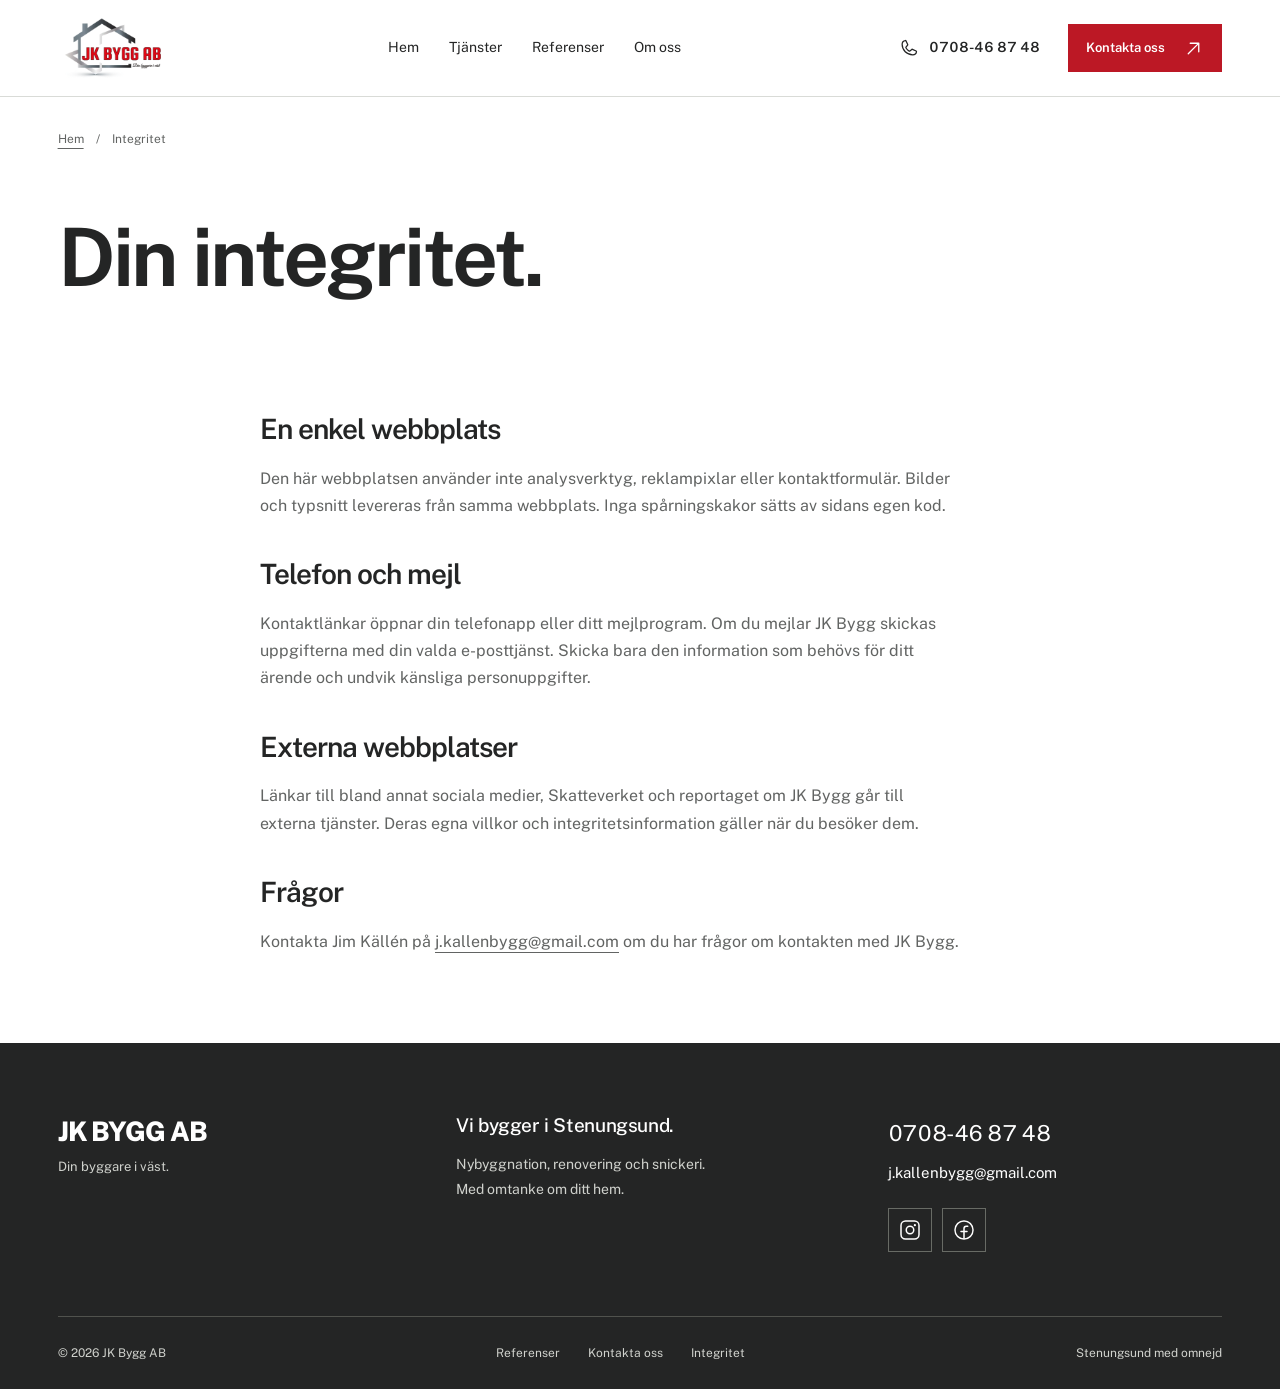
<file: integritet/index.html>
<!doctype html><html lang="sv"><head><meta charset="utf-8"><meta name="viewport" content="width=device-width,initial-scale=1"><title>Integritet och webbplatsinformation | JK Bygg AB</title><meta name="description" content="Information om JK Byggs webbplats, externa länkar och kontakt via telefon eller e-post."><meta name="robots" content="index,follow,max-image-preview:large"><meta name="theme-color" content="#bc1825"><link rel="canonical" href="https://jkbyggab.se/integritet/"><meta property="og:type" content="website"><meta property="og:locale" content="sv_SE"><meta property="og:site_name" content="JK Bygg AB"><meta property="og:title" content="Integritet och webbplatsinformation | JK Bygg AB"><meta property="og:description" content="Information om JK Byggs webbplats, externa länkar och kontakt via telefon eller e-post."><meta property="og:url" content="https://jkbyggab.se/integritet/"><meta property="og:image" content="https://jkbyggab.se/assets/hero-1600.webp"><meta property="og:image:alt" content="Hantverk från JK Byggs webbplats"><meta name="twitter:card" content="summary_large_image"><link rel="icon" href="../favicon.svg" type="image/svg+xml"><link rel="preload" href="../assets/public-sans.woff2" as="font" type="font/woff2" crossorigin><link rel="stylesheet" href="../styles.css"><script src="../script.js" defer></script><script type="application/ld+json">{"@context":"https://schema.org","@graph":[{"@type":"GeneralContractor","@id":"https://jkbyggab.se/#business","name":"JK Bygg AB","url":"https://jkbyggab.se","telephone":"+46708468748","email":"j.kallenbygg@gmail.com","logo":"https://jkbyggab.se/assets/logo.webp","image":"https://jkbyggab.se/assets/hero-1600.webp","foundingDate":"2018","areaServed":{"@type":"Place","name":"Stenungsund med omnejd"},"sameAs":["https://www.facebook.com/jkbyggab","https://www.instagram.com/jkbyggab/"]},{"@type":"WebSite","@id":"https://jkbyggab.se/#website","url":"https://jkbyggab.se","name":"JK Bygg Stenungsund","inLanguage":"sv-SE"},{"@type":"WebPage","@id":"https://jkbyggab.se/integritet/#page","url":"https://jkbyggab.se/integritet/","name":"Integritet och webbplatsinformation | JK Bygg AB","description":"Information om JK Byggs webbplats, externa länkar och kontakt via telefon eller e-post.","inLanguage":"sv-SE","isPartOf":{"@id":"https://jkbyggab.se/#website"},"about":{"@id":"https://jkbyggab.se/#business"}},{"@type":"BreadcrumbList","itemListElement":[{"@type":"ListItem","position":1,"name":"Hem","item":"https://jkbyggab.se/"},{"@type":"ListItem","position":2,"name":"Integritet och webbplatsinformation","item":"https://jkbyggab.se/integritet/"}]}]}</script></head><body><a class="skip" href="#main">Hoppa till innehållet</a>
 <header class="header"><div class="nav-wrap"><a class="logo" href="../index.html" aria-label="JK Bygg AB, startsida"><img src="../assets/logo.webp" width="320" height="214" alt="JK Bygg AB"></a><nav class="desktop-nav" aria-label="Huvudmeny"><a href="../index.html">Hem</a><a href="../index.html#tjanster">Tjänster</a><a href="../referenser/index.html">Referenser</a><a href="../om-oss/index.html">Om oss</a></nav><div class="header-actions"><a class="phone-link" aria-label="Ring Jim på 0708-46 87 48" href="tel:+46708468748"><svg aria-hidden="true" focusable="false" xmlns="http://www.w3.org/2000/svg" viewBox="0 0 256 256" fill="currentColor"><path d="M222.37,158.46l-47.11-21.11-.13-.06a16,16,0,0,0-15.17,1.4,8.12,8.12,0,0,0-.75.56L134.87,160c-15.42-7.49-31.34-23.29-38.83-38.51l20.78-24.71c.2-.25.39-.5.57-.77a16,16,0,0,0,1.32-15.06l0-.12L97.54,33.64a16,16,0,0,0-16.62-9.52A56.26,56.26,0,0,0,32,80c0,79.4,64.6,144,144,144a56.26,56.26,0,0,0,55.88-48.92A16,16,0,0,0,222.37,158.46ZM176,208A128.14,128.14,0,0,1,48,80,40.2,40.2,0,0,1,82.87,40a.61.61,0,0,0,0,.12l21,47L83.2,111.86a6.13,6.13,0,0,0-.57.77,16,16,0,0,0-1,15.7c9.06,18.53,27.73,37.06,46.46,46.11a16,16,0,0,0,15.75-1.14,8.44,8.44,0,0,0,.74-.56L168.89,152l47,21.05h0s.08,0,.11,0A40.21,40.21,0,0,1,176,208Z"/></svg><span>0708-46 87 48</span></a><a class="button small header-contact" href="../kontakta-oss/index.html">Kontakta oss <svg aria-hidden="true" focusable="false" xmlns="http://www.w3.org/2000/svg" viewBox="0 0 256 256" fill="currentColor"><path d="M200,64V168a8,8,0,0,1-16,0V83.31L69.66,197.66a8,8,0,0,1-11.32-11.32L172.69,72H88a8,8,0,0,1,0-16H192A8,8,0,0,1,200,64Z"/></svg></a><button class="icon-button menu-toggle" aria-label="Öppna menyn" aria-expanded="false" aria-controls="mobile-nav"><svg aria-hidden="true" focusable="false" xmlns="http://www.w3.org/2000/svg" viewBox="0 0 256 256" fill="currentColor"><path d="M224,128a8,8,0,0,1-8,8H40a8,8,0,0,1,0-16H216A8,8,0,0,1,224,128ZM40,72H216a8,8,0,0,0,0-16H40a8,8,0,0,0,0,16ZM216,184H40a8,8,0,0,0,0,16H216a8,8,0,0,0,0-16Z"/></svg></button></div></div><nav id="mobile-nav" class="mobile-nav" aria-label="Mobilmeny" hidden><a href="../index.html">Hem</a><a href="../index.html#tjanster">Tjänster</a><a href="../referenser/index.html">Referenser</a><a href="../om-oss/index.html">Om oss</a><a href="../kontakta-oss/index.html">Kontakta oss</a><a class="mobile-call" href="tel:+46708468748">Ring Jim <svg aria-hidden="true" focusable="false" xmlns="http://www.w3.org/2000/svg" viewBox="0 0 256 256" fill="currentColor"><path d="M222.37,158.46l-47.11-21.11-.13-.06a16,16,0,0,0-15.17,1.4,8.12,8.12,0,0,0-.75.56L134.87,160c-15.42-7.49-31.34-23.29-38.83-38.51l20.78-24.71c.2-.25.39-.5.57-.77a16,16,0,0,0,1.32-15.06l0-.12L97.54,33.64a16,16,0,0,0-16.62-9.52A56.26,56.26,0,0,0,32,80c0,79.4,64.6,144,144,144a56.26,56.26,0,0,0,55.88-48.92A16,16,0,0,0,222.37,158.46ZM176,208A128.14,128.14,0,0,1,48,80,40.2,40.2,0,0,1,82.87,40a.61.61,0,0,0,0,.12l21,47L83.2,111.86a6.13,6.13,0,0,0-.57.77,16,16,0,0,0-1,15.7c9.06,18.53,27.73,37.06,46.46,46.11a16,16,0,0,0,15.75-1.14,8.44,8.44,0,0,0,.74-.56L168.89,152l47,21.05h0s.08,0,.11,0A40.21,40.21,0,0,1,176,208Z"/></svg></a></nav></header>
 <main id="main"><div class="wrap breadcrumb"><a href="../index.html">Hem</a><span>/</span><span>Integritet</span></div><section class="wrap page-intro"><h1>Din integritet.</h1></section><section class="wrap legal"><h2>En enkel webbplats</h2><p>Den här webbplatsen använder inte analysverktyg, reklampixlar eller kontaktformulär. Bilder och typsnitt levereras från samma webbplats. Inga spårningskakor sätts av sidans egen kod.</p><h2>Telefon och mejl</h2><p>Kontaktlänkar öppnar din telefonapp eller ditt mejlprogram. Om du mejlar JK Bygg skickas uppgifterna med din valda e-posttjänst. Skicka bara den information som behövs för ditt ärende och undvik känsliga personuppgifter.</p><h2>Externa webbplatser</h2><p>Länkar till bland annat sociala medier, Skatteverket och reportaget om JK Bygg går till externa tjänster. Deras egna villkor och integritetsinformation gäller när du besöker dem.</p><h2>Frågor</h2><p>Kontakta Jim Källén på <a href="mailto:j.kallenbygg@gmail.com">j.kallenbygg@gmail.com</a> om du har frågor om kontakten med JK Bygg.</p></section></main>
 <footer class="footer"><div class="wrap footer-top"><a class="footer-brand" href="../index.html">JK BYGG AB<span>Din byggare i väst.</span></a><div><h2>Vi bygger i Stenungsund.</h2><p>Nybyggnation, renovering och snickeri. <br>Med omtanke om ditt hem.</p></div><div class="footer-contact"><a href="tel:+46708468748">0708-46 87 48</a><a href="mailto:j.kallenbygg@gmail.com">j.kallenbygg@gmail.com</a><div class="socials"><a href="https://www.instagram.com/jkbyggab/" target="_blank" rel="noopener noreferrer" aria-label="JK Bygg på Instagram"><svg aria-hidden="true" focusable="false" xmlns="http://www.w3.org/2000/svg" viewBox="0 0 256 256" fill="currentColor"><path d="M128,80a48,48,0,1,0,48,48A48.05,48.05,0,0,0,128,80Zm0,80a32,32,0,1,1,32-32A32,32,0,0,1,128,160ZM176,24H80A56.06,56.06,0,0,0,24,80v96a56.06,56.06,0,0,0,56,56h96a56.06,56.06,0,0,0,56-56V80A56.06,56.06,0,0,0,176,24Zm40,152a40,40,0,0,1-40,40H80a40,40,0,0,1-40-40V80A40,40,0,0,1,80,40h96a40,40,0,0,1,40,40ZM192,76a12,12,0,1,1-12-12A12,12,0,0,1,192,76Z"/></svg></a><a href="https://www.facebook.com/jkbyggab" target="_blank" rel="noopener noreferrer" aria-label="JK Bygg på Facebook"><svg aria-hidden="true" focusable="false" xmlns="http://www.w3.org/2000/svg" viewBox="0 0 256 256" fill="currentColor"><path d="M128,24A104,104,0,1,0,232,128,104.11,104.11,0,0,0,128,24Zm8,191.63V152h24a8,8,0,0,0,0-16H136V112a16,16,0,0,1,16-16h16a8,8,0,0,0,0-16H152a32,32,0,0,0-32,32v24H96a8,8,0,0,0,0,16h24v63.63a88,88,0,1,1,16,0Z"/></svg></a></div></div></div><div class="wrap footer-bottom"><span>© 2026 JK Bygg AB</span><a href="../referenser/index.html">Referenser</a><a href="../kontakta-oss/index.html">Kontakta oss</a><a href="../integritet/index.html">Integritet</a><span class="footer-local">Stenungsund med omnejd</span></div></footer>
 <dialog class="viewer" aria-label="Projektbild i full storlek"><button class="viewer-close icon-button" aria-label="Stäng bild"><svg aria-hidden="true" focusable="false" xmlns="http://www.w3.org/2000/svg" viewBox="0 0 256 256" fill="currentColor"><path d="M205.66,194.34a8,8,0,0,1-11.32,11.32L128,139.31,61.66,205.66a8,8,0,0,1-11.32-11.32L116.69,128,50.34,61.66A8,8,0,0,1,61.66,50.34L128,116.69l66.34-66.35a8,8,0,0,1,11.32,11.32L139.31,128Z"/></svg></button><button class="viewer-prev icon-button" aria-label="Föregående bild"><svg aria-hidden="true" focusable="false" xmlns="http://www.w3.org/2000/svg" viewBox="0 0 256 256" fill="currentColor"><path d="M165.66,202.34a8,8,0,0,1-11.32,11.32l-80-80a8,8,0,0,1,0-11.32l80-80a8,8,0,0,1,11.32,11.32L91.31,128Z"/></svg></button><figure><img alt="" width="480" height="640"><figcaption aria-live="polite"></figcaption></figure><button class="viewer-next icon-button" aria-label="Nästa bild"><svg aria-hidden="true" focusable="false" xmlns="http://www.w3.org/2000/svg" viewBox="0 0 256 256" fill="currentColor"><path d="M181.66,133.66l-80,80a8,8,0,0,1-11.32-11.32L164.69,128,90.34,53.66a8,8,0,0,1,11.32-11.32l80,80A8,8,0,0,1,181.66,133.66Z"/></svg></button></dialog></body></html>
</file>
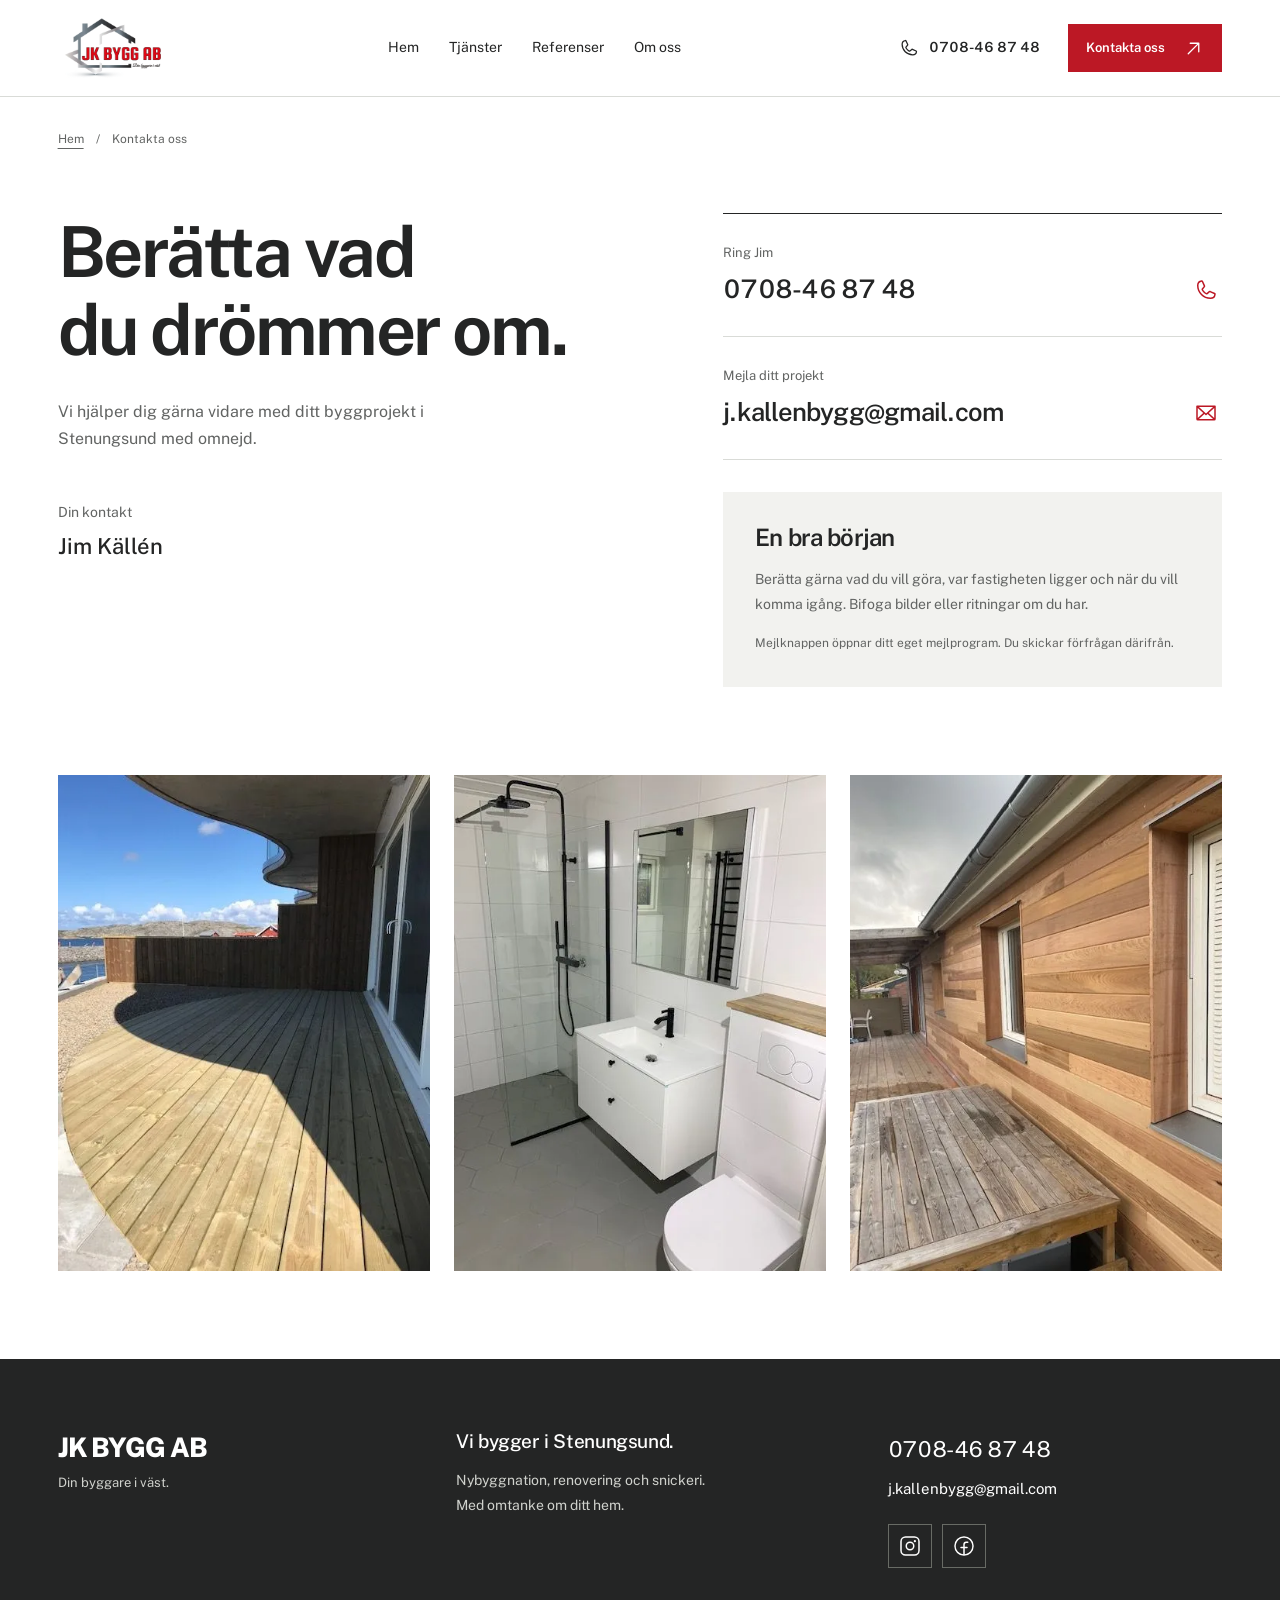
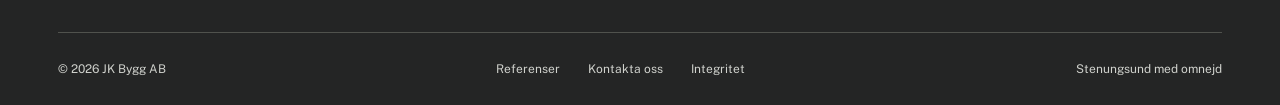
<file: kontakta-oss/index.html>
<!doctype html><html lang="sv"><head><meta charset="utf-8"><meta name="viewport" content="width=device-width,initial-scale=1"><title>Kontakta Jim Källén | JK Bygg i Stenungsund</title><meta name="description" content="Kontakta Jim Källén på JK Bygg: 0708-46 87 48 eller j.kallenbygg@gmail.com. Berätta om ditt byggprojekt i Stenungsund med omnejd och fråga om offert."><meta name="robots" content="index,follow,max-image-preview:large"><meta name="theme-color" content="#bc1825"><link rel="canonical" href="https://jkbyggab.se/kontakta-oss/"><meta property="og:type" content="website"><meta property="og:locale" content="sv_SE"><meta property="og:site_name" content="JK Bygg AB"><meta property="og:title" content="Kontakta Jim Källén | JK Bygg i Stenungsund"><meta property="og:description" content="Kontakta Jim Källén på JK Bygg: 0708-46 87 48 eller j.kallenbygg@gmail.com. Berätta om ditt byggprojekt i Stenungsund med omnejd och fråga om offert."><meta property="og:url" content="https://jkbyggab.se/kontakta-oss/"><meta property="og:image" content="https://jkbyggab.se/assets/hero-1600.webp"><meta property="og:image:alt" content="Hantverk från JK Byggs webbplats"><meta name="twitter:card" content="summary_large_image"><link rel="icon" href="../favicon.svg" type="image/svg+xml"><link rel="preload" href="../assets/public-sans.woff2" as="font" type="font/woff2" crossorigin><link rel="stylesheet" href="../styles.css"><script src="../script.js" defer></script><script type="application/ld+json">{"@context":"https://schema.org","@graph":[{"@type":"GeneralContractor","@id":"https://jkbyggab.se/#business","name":"JK Bygg AB","url":"https://jkbyggab.se","telephone":"+46708468748","email":"j.kallenbygg@gmail.com","logo":"https://jkbyggab.se/assets/logo.webp","image":"https://jkbyggab.se/assets/hero-1600.webp","foundingDate":"2018","areaServed":{"@type":"Place","name":"Stenungsund med omnejd"},"sameAs":["https://www.facebook.com/jkbyggab","https://www.instagram.com/jkbyggab/"]},{"@type":"WebSite","@id":"https://jkbyggab.se/#website","url":"https://jkbyggab.se","name":"JK Bygg Stenungsund","inLanguage":"sv-SE"},{"@type":"WebPage","@id":"https://jkbyggab.se/kontakta-oss/#page","url":"https://jkbyggab.se/kontakta-oss/","name":"Kontakta Jim Källén | JK Bygg i Stenungsund","description":"Kontakta Jim Källén på JK Bygg: 0708-46 87 48 eller j.kallenbygg@gmail.com. Berätta om ditt byggprojekt i Stenungsund med omnejd och fråga om offert.","inLanguage":"sv-SE","isPartOf":{"@id":"https://jkbyggab.se/#website"},"about":{"@id":"https://jkbyggab.se/#business"}},{"@type":"BreadcrumbList","itemListElement":[{"@type":"ListItem","position":1,"name":"Hem","item":"https://jkbyggab.se/"},{"@type":"ListItem","position":2,"name":"Kontakta Jim Källén","item":"https://jkbyggab.se/kontakta-oss/"}]}]}</script></head><body><a class="skip" href="#main">Hoppa till innehållet</a>
 <header class="header"><div class="nav-wrap"><a class="logo" href="../index.html" aria-label="JK Bygg AB, startsida"><img src="../assets/logo.webp" width="320" height="214" alt="JK Bygg AB"></a><nav class="desktop-nav" aria-label="Huvudmeny"><a href="../index.html">Hem</a><a href="../index.html#tjanster">Tjänster</a><a href="../referenser/index.html">Referenser</a><a href="../om-oss/index.html">Om oss</a></nav><div class="header-actions"><a class="phone-link" aria-label="Ring Jim på 0708-46 87 48" href="tel:+46708468748"><svg aria-hidden="true" focusable="false" xmlns="http://www.w3.org/2000/svg" viewBox="0 0 256 256" fill="currentColor"><path d="M222.37,158.46l-47.11-21.11-.13-.06a16,16,0,0,0-15.17,1.4,8.12,8.12,0,0,0-.75.56L134.87,160c-15.42-7.49-31.34-23.29-38.83-38.51l20.78-24.71c.2-.25.39-.5.57-.77a16,16,0,0,0,1.32-15.06l0-.12L97.54,33.64a16,16,0,0,0-16.62-9.52A56.26,56.26,0,0,0,32,80c0,79.4,64.6,144,144,144a56.26,56.26,0,0,0,55.88-48.92A16,16,0,0,0,222.37,158.46ZM176,208A128.14,128.14,0,0,1,48,80,40.2,40.2,0,0,1,82.87,40a.61.61,0,0,0,0,.12l21,47L83.2,111.86a6.13,6.13,0,0,0-.57.77,16,16,0,0,0-1,15.7c9.06,18.53,27.73,37.06,46.46,46.11a16,16,0,0,0,15.75-1.14,8.44,8.44,0,0,0,.74-.56L168.89,152l47,21.05h0s.08,0,.11,0A40.21,40.21,0,0,1,176,208Z"/></svg><span>0708-46 87 48</span></a><a class="button small header-contact" href="../kontakta-oss/index.html">Kontakta oss <svg aria-hidden="true" focusable="false" xmlns="http://www.w3.org/2000/svg" viewBox="0 0 256 256" fill="currentColor"><path d="M200,64V168a8,8,0,0,1-16,0V83.31L69.66,197.66a8,8,0,0,1-11.32-11.32L172.69,72H88a8,8,0,0,1,0-16H192A8,8,0,0,1,200,64Z"/></svg></a><button class="icon-button menu-toggle" aria-label="Öppna menyn" aria-expanded="false" aria-controls="mobile-nav"><svg aria-hidden="true" focusable="false" xmlns="http://www.w3.org/2000/svg" viewBox="0 0 256 256" fill="currentColor"><path d="M224,128a8,8,0,0,1-8,8H40a8,8,0,0,1,0-16H216A8,8,0,0,1,224,128ZM40,72H216a8,8,0,0,0,0-16H40a8,8,0,0,0,0,16ZM216,184H40a8,8,0,0,0,0,16H216a8,8,0,0,0,0-16Z"/></svg></button></div></div><nav id="mobile-nav" class="mobile-nav" aria-label="Mobilmeny" hidden><a href="../index.html">Hem</a><a href="../index.html#tjanster">Tjänster</a><a href="../referenser/index.html">Referenser</a><a href="../om-oss/index.html">Om oss</a><a href="../kontakta-oss/index.html">Kontakta oss</a><a class="mobile-call" href="tel:+46708468748">Ring Jim <svg aria-hidden="true" focusable="false" xmlns="http://www.w3.org/2000/svg" viewBox="0 0 256 256" fill="currentColor"><path d="M222.37,158.46l-47.11-21.11-.13-.06a16,16,0,0,0-15.17,1.4,8.12,8.12,0,0,0-.75.56L134.87,160c-15.42-7.49-31.34-23.29-38.83-38.51l20.78-24.71c.2-.25.39-.5.57-.77a16,16,0,0,0,1.32-15.06l0-.12L97.54,33.64a16,16,0,0,0-16.62-9.52A56.26,56.26,0,0,0,32,80c0,79.4,64.6,144,144,144a56.26,56.26,0,0,0,55.88-48.92A16,16,0,0,0,222.37,158.46ZM176,208A128.14,128.14,0,0,1,48,80,40.2,40.2,0,0,1,82.87,40a.61.61,0,0,0,0,.12l21,47L83.2,111.86a6.13,6.13,0,0,0-.57.77,16,16,0,0,0-1,15.7c9.06,18.53,27.73,37.06,46.46,46.11a16,16,0,0,0,15.75-1.14,8.44,8.44,0,0,0,.74-.56L168.89,152l47,21.05h0s.08,0,.11,0A40.21,40.21,0,0,1,176,208Z"/></svg></a></nav></header>
 <main id="main"><div class="wrap breadcrumb"><a href="../index.html">Hem</a><span>/</span><span>Kontakta oss</span></div><section class="wrap contact-page"><div class="contact-title"><h1>Berätta vad <br>du drömmer om.</h1><p>Vi hjälper dig gärna vidare med ditt byggprojekt i Stenungsund med omnejd.</p><p class="contact-person">Din kontakt <br><strong>Jim Källén</strong></p></div><div class="contact-panel"><a href="tel:+46708468748" class="contact-method"><span>Ring Jim</span><strong>0708-46 87 48</strong><svg aria-hidden="true" focusable="false" xmlns="http://www.w3.org/2000/svg" viewBox="0 0 256 256" fill="currentColor"><path d="M222.37,158.46l-47.11-21.11-.13-.06a16,16,0,0,0-15.17,1.4,8.12,8.12,0,0,0-.75.56L134.87,160c-15.42-7.49-31.34-23.29-38.83-38.51l20.78-24.71c.2-.25.39-.5.57-.77a16,16,0,0,0,1.32-15.06l0-.12L97.54,33.64a16,16,0,0,0-16.62-9.52A56.26,56.26,0,0,0,32,80c0,79.4,64.6,144,144,144a56.26,56.26,0,0,0,55.88-48.92A16,16,0,0,0,222.37,158.46ZM176,208A128.14,128.14,0,0,1,48,80,40.2,40.2,0,0,1,82.87,40a.61.61,0,0,0,0,.12l21,47L83.2,111.86a6.13,6.13,0,0,0-.57.77,16,16,0,0,0-1,15.7c9.06,18.53,27.73,37.06,46.46,46.11a16,16,0,0,0,15.75-1.14,8.44,8.44,0,0,0,.74-.56L168.89,152l47,21.05h0s.08,0,.11,0A40.21,40.21,0,0,1,176,208Z"/></svg></a><a href="mailto:j.kallenbygg@gmail.com?subject=Byggprojekt%20-%20offertf%C3%B6rfr%C3%A5gan" class="contact-method"><span>Mejla ditt projekt</span><strong>j.kallenbygg@gmail.com</strong><svg aria-hidden="true" focusable="false" xmlns="http://www.w3.org/2000/svg" viewBox="0 0 256 256" fill="currentColor"><path d="M224,48H32a8,8,0,0,0-8,8V192a16,16,0,0,0,16,16H216a16,16,0,0,0,16-16V56A8,8,0,0,0,224,48Zm-96,85.15L52.57,64H203.43ZM98.71,128,40,181.81V74.19Zm11.84,10.85,12,11.05a8,8,0,0,0,10.82,0l12-11.05,58,53.15H52.57ZM157.29,128,216,74.18V181.82Z"/></svg></a><div class="contact-help"><h2>En bra början</h2><p>Berätta gärna vad du vill göra, var fastigheten ligger och när du vill komma igång. Bifoga bilder eller ritningar om du har.</p><p>Mejlknappen öppnar ditt eget mejlprogram. Du skickar förfrågan därifrån.</p></div></div></section><section class="wrap contact-gallery"><div><img class="" src="../assets/altan-skarmvagg.webp" width="480" height="640" alt="Träaltan med skärmvägg intill huset, byggd av JK Bygg" loading="lazy" decoding="async"></div><div><img class="" src="../assets/badrum.webp" width="480" height="640" alt="Ljust badrum med glasdusch, vitt kakel och kommod, utfört av JK Bygg" loading="lazy" decoding="async"></div><div><img class="" src="../assets/cederfasad.webp" width="480" height="640" alt="Liggande cederträpanel på fasad intill en altan, utförd av JK Bygg" loading="lazy" decoding="async"></div></section></main>
 <footer class="footer"><div class="wrap footer-top"><a class="footer-brand" href="../index.html">JK BYGG AB<span>Din byggare i väst.</span></a><div><h2>Vi bygger i Stenungsund.</h2><p>Nybyggnation, renovering och snickeri. <br>Med omtanke om ditt hem.</p></div><div class="footer-contact"><a href="tel:+46708468748">0708-46 87 48</a><a href="mailto:j.kallenbygg@gmail.com">j.kallenbygg@gmail.com</a><div class="socials"><a href="https://www.instagram.com/jkbyggab/" target="_blank" rel="noopener noreferrer" aria-label="JK Bygg på Instagram"><svg aria-hidden="true" focusable="false" xmlns="http://www.w3.org/2000/svg" viewBox="0 0 256 256" fill="currentColor"><path d="M128,80a48,48,0,1,0,48,48A48.05,48.05,0,0,0,128,80Zm0,80a32,32,0,1,1,32-32A32,32,0,0,1,128,160ZM176,24H80A56.06,56.06,0,0,0,24,80v96a56.06,56.06,0,0,0,56,56h96a56.06,56.06,0,0,0,56-56V80A56.06,56.06,0,0,0,176,24Zm40,152a40,40,0,0,1-40,40H80a40,40,0,0,1-40-40V80A40,40,0,0,1,80,40h96a40,40,0,0,1,40,40ZM192,76a12,12,0,1,1-12-12A12,12,0,0,1,192,76Z"/></svg></a><a href="https://www.facebook.com/jkbyggab" target="_blank" rel="noopener noreferrer" aria-label="JK Bygg på Facebook"><svg aria-hidden="true" focusable="false" xmlns="http://www.w3.org/2000/svg" viewBox="0 0 256 256" fill="currentColor"><path d="M128,24A104,104,0,1,0,232,128,104.11,104.11,0,0,0,128,24Zm8,191.63V152h24a8,8,0,0,0,0-16H136V112a16,16,0,0,1,16-16h16a8,8,0,0,0,0-16H152a32,32,0,0,0-32,32v24H96a8,8,0,0,0,0,16h24v63.63a88,88,0,1,1,16,0Z"/></svg></a></div></div></div><div class="wrap footer-bottom"><span>© 2026 JK Bygg AB</span><a href="../referenser/index.html">Referenser</a><a href="../kontakta-oss/index.html">Kontakta oss</a><a href="../integritet/index.html">Integritet</a><span class="footer-local">Stenungsund med omnejd</span></div></footer>
 <dialog class="viewer" aria-label="Projektbild i full storlek"><button class="viewer-close icon-button" aria-label="Stäng bild"><svg aria-hidden="true" focusable="false" xmlns="http://www.w3.org/2000/svg" viewBox="0 0 256 256" fill="currentColor"><path d="M205.66,194.34a8,8,0,0,1-11.32,11.32L128,139.31,61.66,205.66a8,8,0,0,1-11.32-11.32L116.69,128,50.34,61.66A8,8,0,0,1,61.66,50.34L128,116.69l66.34-66.35a8,8,0,0,1,11.32,11.32L139.31,128Z"/></svg></button><button class="viewer-prev icon-button" aria-label="Föregående bild"><svg aria-hidden="true" focusable="false" xmlns="http://www.w3.org/2000/svg" viewBox="0 0 256 256" fill="currentColor"><path d="M165.66,202.34a8,8,0,0,1-11.32,11.32l-80-80a8,8,0,0,1,0-11.32l80-80a8,8,0,0,1,11.32,11.32L91.31,128Z"/></svg></button><figure><img alt="" width="480" height="640"><figcaption aria-live="polite"></figcaption></figure><button class="viewer-next icon-button" aria-label="Nästa bild"><svg aria-hidden="true" focusable="false" xmlns="http://www.w3.org/2000/svg" viewBox="0 0 256 256" fill="currentColor"><path d="M181.66,133.66l-80,80a8,8,0,0,1-11.32-11.32L164.69,128,90.34,53.66a8,8,0,0,1,11.32-11.32l80,80A8,8,0,0,1,181.66,133.66Z"/></svg></button></dialog></body></html>
</file>
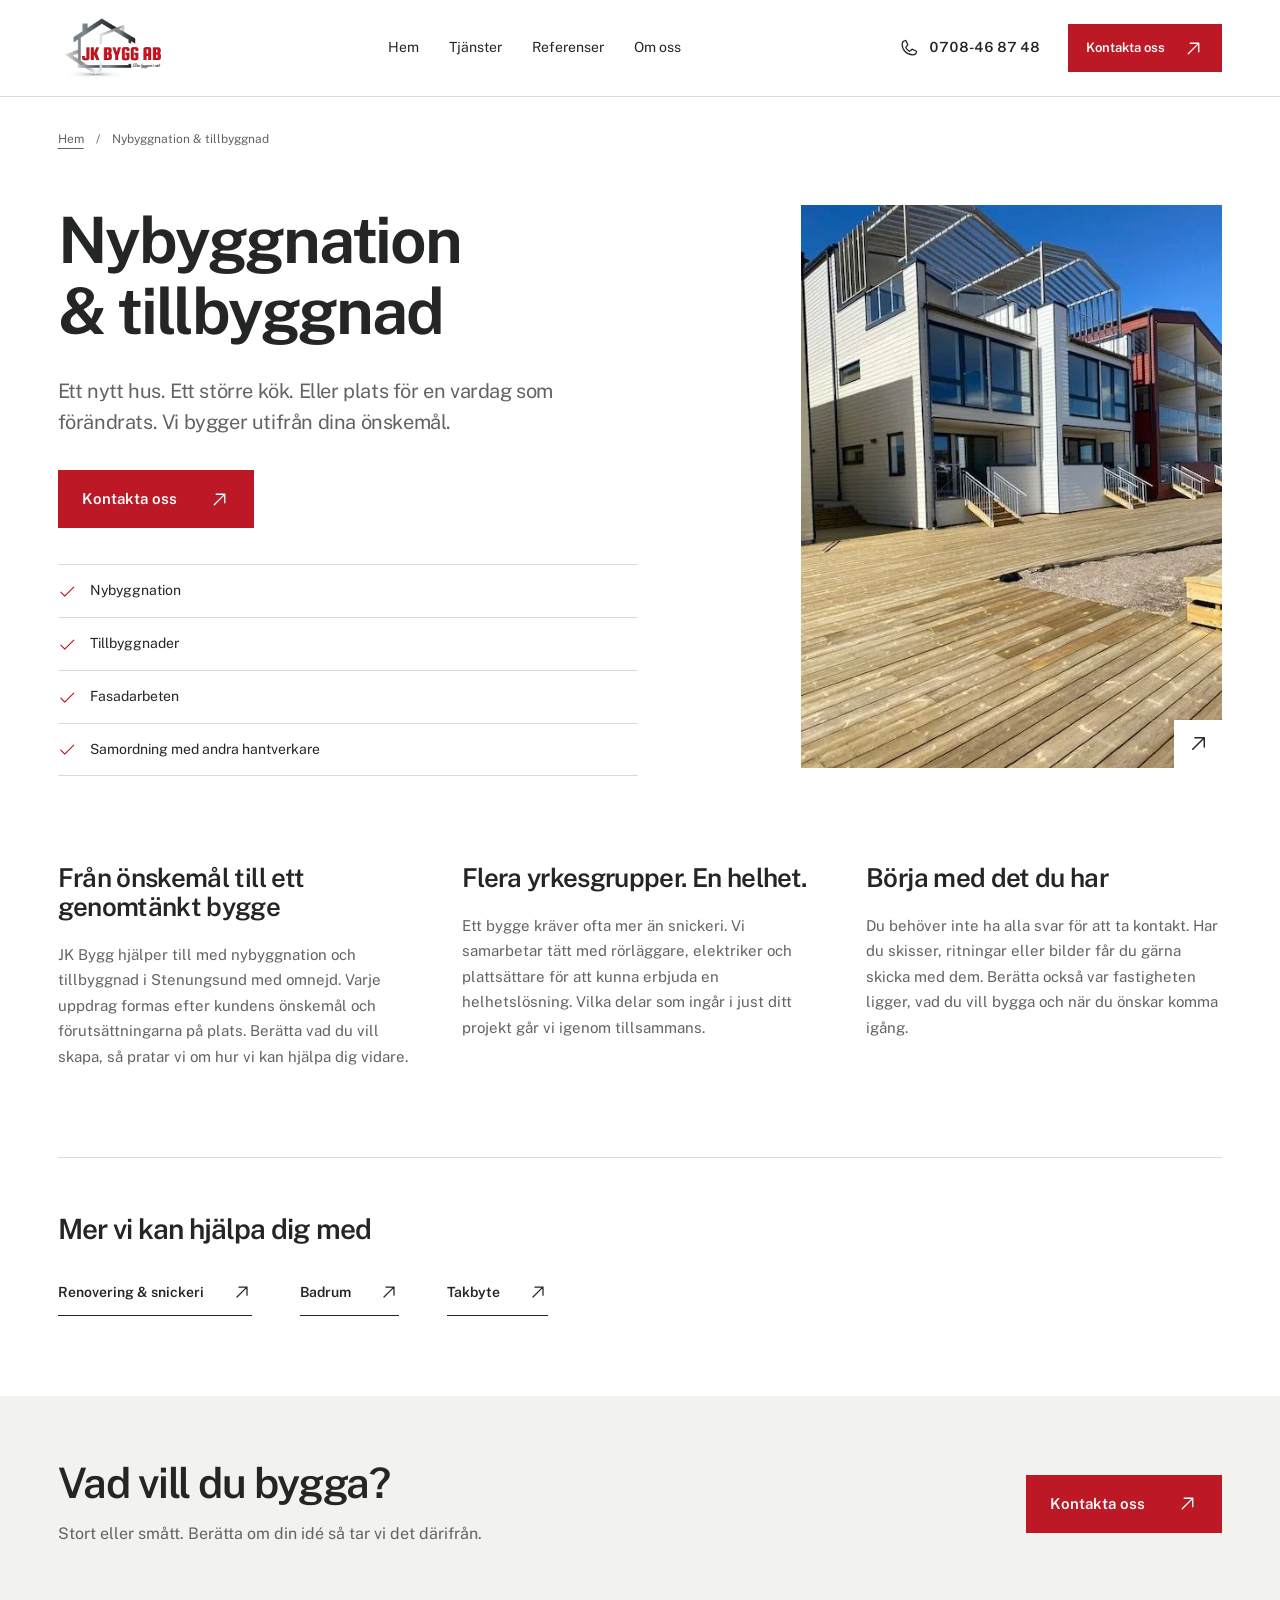
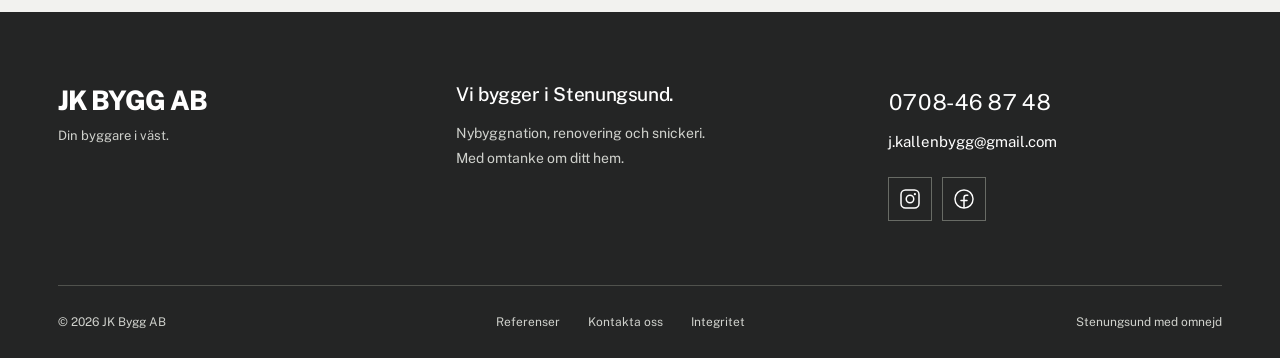
<file: nybyggnation-tillbyggnad/index.html>
<!doctype html><html lang="sv"><head><meta charset="utf-8"><meta name="viewport" content="width=device-width,initial-scale=1"><title>Nybyggnation och tillbyggnad i Stenungsund | JK Bygg</title><meta name="description" content="Bygga nytt eller bygga till? JK Bygg i Stenungsund hjälper dig med byggprojektet och samordnar arbetet med andra yrkesgrupper. Kontakta Jim Källén."><meta name="robots" content="index,follow,max-image-preview:large"><meta name="theme-color" content="#bc1825"><link rel="canonical" href="https://jkbyggab.se/nybyggnation-tillbyggnad/"><meta property="og:type" content="website"><meta property="og:locale" content="sv_SE"><meta property="og:site_name" content="JK Bygg AB"><meta property="og:title" content="Nybyggnation och tillbyggnad i Stenungsund | JK Bygg"><meta property="og:description" content="Bygga nytt eller bygga till? JK Bygg i Stenungsund hjälper dig med byggprojektet och samordnar arbetet med andra yrkesgrupper. Kontakta Jim Källén."><meta property="og:url" content="https://jkbyggab.se/nybyggnation-tillbyggnad/"><meta property="og:image" content="https://jkbyggab.se/assets/hero-1600.webp"><meta property="og:image:alt" content="Hantverk från JK Byggs webbplats"><meta name="twitter:card" content="summary_large_image"><link rel="icon" href="../favicon.svg" type="image/svg+xml"><link rel="preload" href="../assets/public-sans.woff2" as="font" type="font/woff2" crossorigin><link rel="stylesheet" href="../styles.css"><script src="../script.js" defer></script><script type="application/ld+json">{"@context":"https://schema.org","@graph":[{"@type":"GeneralContractor","@id":"https://jkbyggab.se/#business","name":"JK Bygg AB","url":"https://jkbyggab.se","telephone":"+46708468748","email":"j.kallenbygg@gmail.com","logo":"https://jkbyggab.se/assets/logo.webp","image":"https://jkbyggab.se/assets/hero-1600.webp","foundingDate":"2018","areaServed":{"@type":"Place","name":"Stenungsund med omnejd"},"sameAs":["https://www.facebook.com/jkbyggab","https://www.instagram.com/jkbyggab/"]},{"@type":"WebSite","@id":"https://jkbyggab.se/#website","url":"https://jkbyggab.se","name":"JK Bygg Stenungsund","inLanguage":"sv-SE"},{"@type":"WebPage","@id":"https://jkbyggab.se/nybyggnation-tillbyggnad/#page","url":"https://jkbyggab.se/nybyggnation-tillbyggnad/","name":"Nybyggnation och tillbyggnad i Stenungsund | JK Bygg","description":"Bygga nytt eller bygga till? JK Bygg i Stenungsund hjälper dig med byggprojektet och samordnar arbetet med andra yrkesgrupper. Kontakta Jim Källén.","inLanguage":"sv-SE","isPartOf":{"@id":"https://jkbyggab.se/#website"},"about":{"@id":"https://jkbyggab.se/#business"}},{"@type":"BreadcrumbList","itemListElement":[{"@type":"ListItem","position":1,"name":"Hem","item":"https://jkbyggab.se/"},{"@type":"ListItem","position":2,"name":"Nybyggnation och tillbyggnad i Stenungsund","item":"https://jkbyggab.se/nybyggnation-tillbyggnad/"}]},{"@type":"Service","name":"Nybyggnation och tillbyggnad i Stenungsund","description":"Bygga nytt eller bygga till? JK Bygg i Stenungsund hjälper dig med byggprojektet och samordnar arbetet med andra yrkesgrupper. Kontakta Jim Källén.","provider":{"@id":"https://jkbyggab.se/#business"},"areaServed":"Stenungsund med omnejd","url":"https://jkbyggab.se/nybyggnation-tillbyggnad/"}]}</script></head><body><a class="skip" href="#main">Hoppa till innehållet</a>
 <header class="header"><div class="nav-wrap"><a class="logo" href="../index.html" aria-label="JK Bygg AB, startsida"><img src="../assets/logo.webp" width="320" height="214" alt="JK Bygg AB"></a><nav class="desktop-nav" aria-label="Huvudmeny"><a href="../index.html">Hem</a><a href="../index.html#tjanster">Tjänster</a><a href="../referenser/index.html">Referenser</a><a href="../om-oss/index.html">Om oss</a></nav><div class="header-actions"><a class="phone-link" aria-label="Ring Jim på 0708-46 87 48" href="tel:+46708468748"><svg aria-hidden="true" focusable="false" xmlns="http://www.w3.org/2000/svg" viewBox="0 0 256 256" fill="currentColor"><path d="M222.37,158.46l-47.11-21.11-.13-.06a16,16,0,0,0-15.17,1.4,8.12,8.12,0,0,0-.75.56L134.87,160c-15.42-7.49-31.34-23.29-38.83-38.51l20.78-24.71c.2-.25.39-.5.57-.77a16,16,0,0,0,1.32-15.06l0-.12L97.54,33.64a16,16,0,0,0-16.62-9.52A56.26,56.26,0,0,0,32,80c0,79.4,64.6,144,144,144a56.26,56.26,0,0,0,55.88-48.92A16,16,0,0,0,222.37,158.46ZM176,208A128.14,128.14,0,0,1,48,80,40.2,40.2,0,0,1,82.87,40a.61.61,0,0,0,0,.12l21,47L83.2,111.86a6.13,6.13,0,0,0-.57.77,16,16,0,0,0-1,15.7c9.06,18.53,27.73,37.06,46.46,46.11a16,16,0,0,0,15.75-1.14,8.44,8.44,0,0,0,.74-.56L168.89,152l47,21.05h0s.08,0,.11,0A40.21,40.21,0,0,1,176,208Z"/></svg><span>0708-46 87 48</span></a><a class="button small header-contact" href="../kontakta-oss/index.html">Kontakta oss <svg aria-hidden="true" focusable="false" xmlns="http://www.w3.org/2000/svg" viewBox="0 0 256 256" fill="currentColor"><path d="M200,64V168a8,8,0,0,1-16,0V83.31L69.66,197.66a8,8,0,0,1-11.32-11.32L172.69,72H88a8,8,0,0,1,0-16H192A8,8,0,0,1,200,64Z"/></svg></a><button class="icon-button menu-toggle" aria-label="Öppna menyn" aria-expanded="false" aria-controls="mobile-nav"><svg aria-hidden="true" focusable="false" xmlns="http://www.w3.org/2000/svg" viewBox="0 0 256 256" fill="currentColor"><path d="M224,128a8,8,0,0,1-8,8H40a8,8,0,0,1,0-16H216A8,8,0,0,1,224,128ZM40,72H216a8,8,0,0,0,0-16H40a8,8,0,0,0,0,16ZM216,184H40a8,8,0,0,0,0,16H216a8,8,0,0,0,0-16Z"/></svg></button></div></div><nav id="mobile-nav" class="mobile-nav" aria-label="Mobilmeny" hidden><a href="../index.html">Hem</a><a href="../index.html#tjanster">Tjänster</a><a href="../referenser/index.html">Referenser</a><a href="../om-oss/index.html">Om oss</a><a href="../kontakta-oss/index.html">Kontakta oss</a><a class="mobile-call" href="tel:+46708468748">Ring Jim <svg aria-hidden="true" focusable="false" xmlns="http://www.w3.org/2000/svg" viewBox="0 0 256 256" fill="currentColor"><path d="M222.37,158.46l-47.11-21.11-.13-.06a16,16,0,0,0-15.17,1.4,8.12,8.12,0,0,0-.75.56L134.87,160c-15.42-7.49-31.34-23.29-38.83-38.51l20.78-24.71c.2-.25.39-.5.57-.77a16,16,0,0,0,1.32-15.06l0-.12L97.54,33.64a16,16,0,0,0-16.62-9.52A56.26,56.26,0,0,0,32,80c0,79.4,64.6,144,144,144a56.26,56.26,0,0,0,55.88-48.92A16,16,0,0,0,222.37,158.46ZM176,208A128.14,128.14,0,0,1,48,80,40.2,40.2,0,0,1,82.87,40a.61.61,0,0,0,0,.12l21,47L83.2,111.86a6.13,6.13,0,0,0-.57.77,16,16,0,0,0-1,15.7c9.06,18.53,27.73,37.06,46.46,46.11a16,16,0,0,0,15.75-1.14,8.44,8.44,0,0,0,.74-.56L168.89,152l47,21.05h0s.08,0,.11,0A40.21,40.21,0,0,1,176,208Z"/></svg></a></nav></header>
 <main id="main"><div class="wrap breadcrumb"><a href="../index.html">Hem</a><span>/</span><span>Nybyggnation & tillbyggnad</span></div><section class="wrap service-page"><div><h1>Nybyggnation & tillbyggnad</h1><p class="lead">Ett nytt hus. Ett större kök. Eller plats för en vardag som förändrats. Vi bygger utifrån dina önskemål.</p><a class="button" href="../kontakta-oss/index.html">Kontakta oss <svg aria-hidden="true" focusable="false" xmlns="http://www.w3.org/2000/svg" viewBox="0 0 256 256" fill="currentColor"><path d="M200,64V168a8,8,0,0,1-16,0V83.31L69.66,197.66a8,8,0,0,1-11.32-11.32L172.69,72H88a8,8,0,0,1,0-16H192A8,8,0,0,1,200,64Z"/></svg></a><ul class="scope-list"><li><svg aria-hidden="true" focusable="false" xmlns="http://www.w3.org/2000/svg" viewBox="0 0 256 256" fill="currentColor"><path d="M229.66,77.66l-128,128a8,8,0,0,1-11.32,0l-56-56a8,8,0,0,1,11.32-11.32L96,188.69,218.34,66.34a8,8,0,0,1,11.32,11.32Z"/></svg>Nybyggnation</li><li><svg aria-hidden="true" focusable="false" xmlns="http://www.w3.org/2000/svg" viewBox="0 0 256 256" fill="currentColor"><path d="M229.66,77.66l-128,128a8,8,0,0,1-11.32,0l-56-56a8,8,0,0,1,11.32-11.32L96,188.69,218.34,66.34a8,8,0,0,1,11.32,11.32Z"/></svg>Tillbyggnader</li><li><svg aria-hidden="true" focusable="false" xmlns="http://www.w3.org/2000/svg" viewBox="0 0 256 256" fill="currentColor"><path d="M229.66,77.66l-128,128a8,8,0,0,1-11.32,0l-56-56a8,8,0,0,1,11.32-11.32L96,188.69,218.34,66.34a8,8,0,0,1,11.32,11.32Z"/></svg>Fasadarbeten</li><li><svg aria-hidden="true" focusable="false" xmlns="http://www.w3.org/2000/svg" viewBox="0 0 256 256" fill="currentColor"><path d="M229.66,77.66l-128,128a8,8,0,0,1-11.32,0l-56-56a8,8,0,0,1,11.32-11.32L96,188.69,218.34,66.34a8,8,0,0,1,11.32,11.32Z"/></svg>Samordning med andra hantverkare</li></ul></div><a class="service-page-image" href="../assets/nybyggnation.webp" data-gallery data-caption="Fasad på nybyggt" aria-label="Visa projektbild i full storlek"><img class="" src="../assets/nybyggnation.webp" width="480" height="640" alt="Nybyggt hus med ljus fasad och stora fönster, arbete av JK Bygg" loading="eager" decoding="async"><span class="image-open"><svg aria-hidden="true" focusable="false" xmlns="http://www.w3.org/2000/svg" viewBox="0 0 256 256" fill="currentColor"><path d="M200,64V168a8,8,0,0,1-16,0V83.31L69.66,197.66a8,8,0,0,1-11.32-11.32L172.69,72H88a8,8,0,0,1,0-16H192A8,8,0,0,1,200,64Z"/></svg></span></a></section><section class="wrap service-body"><div><h2>Från önskemål till ett genomtänkt bygge</h2><p>JK Bygg hjälper till med nybyggnation och tillbyggnad i Stenungsund med omnejd. Varje uppdrag formas efter kundens önskemål och förutsättningarna på plats. Berätta vad du vill skapa, så pratar vi om hur vi kan hjälpa dig vidare.</p></div><div><h2>Flera yrkesgrupper. En helhet.</h2><p>Ett bygge kräver ofta mer än snickeri. Vi samarbetar tätt med rörläggare, elektriker och plattsättare för att kunna erbjuda en helhetslösning. Vilka delar som ingår i just ditt projekt går vi igenom tillsammans.</p></div><div><h2>Börja med det du har</h2><p>Du behöver inte ha alla svar för att ta kontakt. Har du skisser, ritningar eller bilder får du gärna skicka med dem. Berätta också var fastigheten ligger, vad du vill bygga och när du önskar komma igång.</p></div></section><section class="wrap more-services"><h2>Mer vi kan hjälpa dig med</h2><div><a class="text-link" href="../renovering-snickeri/index.html">Renovering & snickeri<svg aria-hidden="true" focusable="false" xmlns="http://www.w3.org/2000/svg" viewBox="0 0 256 256" fill="currentColor"><path d="M200,64V168a8,8,0,0,1-16,0V83.31L69.66,197.66a8,8,0,0,1-11.32-11.32L172.69,72H88a8,8,0,0,1,0-16H192A8,8,0,0,1,200,64Z"/></svg></a><a class="text-link" href="../badrum/index.html">Badrum<svg aria-hidden="true" focusable="false" xmlns="http://www.w3.org/2000/svg" viewBox="0 0 256 256" fill="currentColor"><path d="M200,64V168a8,8,0,0,1-16,0V83.31L69.66,197.66a8,8,0,0,1-11.32-11.32L172.69,72H88a8,8,0,0,1,0-16H192A8,8,0,0,1,200,64Z"/></svg></a><a class="text-link" href="../takbyte/index.html">Takbyte<svg aria-hidden="true" focusable="false" xmlns="http://www.w3.org/2000/svg" viewBox="0 0 256 256" fill="currentColor"><path d="M200,64V168a8,8,0,0,1-16,0V83.31L69.66,197.66a8,8,0,0,1-11.32-11.32L172.69,72H88a8,8,0,0,1,0-16H192A8,8,0,0,1,200,64Z"/></svg></a></div></section><section class="contact-band"><div class="wrap contact-band-inner"><div><h2>Vad vill du bygga?</h2><p>Stort eller smått. Berätta om din idé så tar vi det därifrån.</p></div><a class="button" href="../kontakta-oss/index.html">Kontakta oss <svg aria-hidden="true" focusable="false" xmlns="http://www.w3.org/2000/svg" viewBox="0 0 256 256" fill="currentColor"><path d="M200,64V168a8,8,0,0,1-16,0V83.31L69.66,197.66a8,8,0,0,1-11.32-11.32L172.69,72H88a8,8,0,0,1,0-16H192A8,8,0,0,1,200,64Z"/></svg></a></div></section></main>
 <footer class="footer"><div class="wrap footer-top"><a class="footer-brand" href="../index.html">JK BYGG AB<span>Din byggare i väst.</span></a><div><h2>Vi bygger i Stenungsund.</h2><p>Nybyggnation, renovering och snickeri. <br>Med omtanke om ditt hem.</p></div><div class="footer-contact"><a href="tel:+46708468748">0708-46 87 48</a><a href="mailto:j.kallenbygg@gmail.com">j.kallenbygg@gmail.com</a><div class="socials"><a href="https://www.instagram.com/jkbyggab/" target="_blank" rel="noopener noreferrer" aria-label="JK Bygg på Instagram"><svg aria-hidden="true" focusable="false" xmlns="http://www.w3.org/2000/svg" viewBox="0 0 256 256" fill="currentColor"><path d="M128,80a48,48,0,1,0,48,48A48.05,48.05,0,0,0,128,80Zm0,80a32,32,0,1,1,32-32A32,32,0,0,1,128,160ZM176,24H80A56.06,56.06,0,0,0,24,80v96a56.06,56.06,0,0,0,56,56h96a56.06,56.06,0,0,0,56-56V80A56.06,56.06,0,0,0,176,24Zm40,152a40,40,0,0,1-40,40H80a40,40,0,0,1-40-40V80A40,40,0,0,1,80,40h96a40,40,0,0,1,40,40ZM192,76a12,12,0,1,1-12-12A12,12,0,0,1,192,76Z"/></svg></a><a href="https://www.facebook.com/jkbyggab" target="_blank" rel="noopener noreferrer" aria-label="JK Bygg på Facebook"><svg aria-hidden="true" focusable="false" xmlns="http://www.w3.org/2000/svg" viewBox="0 0 256 256" fill="currentColor"><path d="M128,24A104,104,0,1,0,232,128,104.11,104.11,0,0,0,128,24Zm8,191.63V152h24a8,8,0,0,0,0-16H136V112a16,16,0,0,1,16-16h16a8,8,0,0,0,0-16H152a32,32,0,0,0-32,32v24H96a8,8,0,0,0,0,16h24v63.63a88,88,0,1,1,16,0Z"/></svg></a></div></div></div><div class="wrap footer-bottom"><span>© 2026 JK Bygg AB</span><a href="../referenser/index.html">Referenser</a><a href="../kontakta-oss/index.html">Kontakta oss</a><a href="../integritet/index.html">Integritet</a><span class="footer-local">Stenungsund med omnejd</span></div></footer>
 <dialog class="viewer" aria-label="Projektbild i full storlek"><button class="viewer-close icon-button" aria-label="Stäng bild"><svg aria-hidden="true" focusable="false" xmlns="http://www.w3.org/2000/svg" viewBox="0 0 256 256" fill="currentColor"><path d="M205.66,194.34a8,8,0,0,1-11.32,11.32L128,139.31,61.66,205.66a8,8,0,0,1-11.32-11.32L116.69,128,50.34,61.66A8,8,0,0,1,61.66,50.34L128,116.69l66.34-66.35a8,8,0,0,1,11.32,11.32L139.31,128Z"/></svg></button><button class="viewer-prev icon-button" aria-label="Föregående bild"><svg aria-hidden="true" focusable="false" xmlns="http://www.w3.org/2000/svg" viewBox="0 0 256 256" fill="currentColor"><path d="M165.66,202.34a8,8,0,0,1-11.32,11.32l-80-80a8,8,0,0,1,0-11.32l80-80a8,8,0,0,1,11.32,11.32L91.31,128Z"/></svg></button><figure><img alt="" width="480" height="640"><figcaption aria-live="polite"></figcaption></figure><button class="viewer-next icon-button" aria-label="Nästa bild"><svg aria-hidden="true" focusable="false" xmlns="http://www.w3.org/2000/svg" viewBox="0 0 256 256" fill="currentColor"><path d="M181.66,133.66l-80,80a8,8,0,0,1-11.32-11.32L164.69,128,90.34,53.66a8,8,0,0,1,11.32-11.32l80,80A8,8,0,0,1,181.66,133.66Z"/></svg></button></dialog></body></html>
</file>
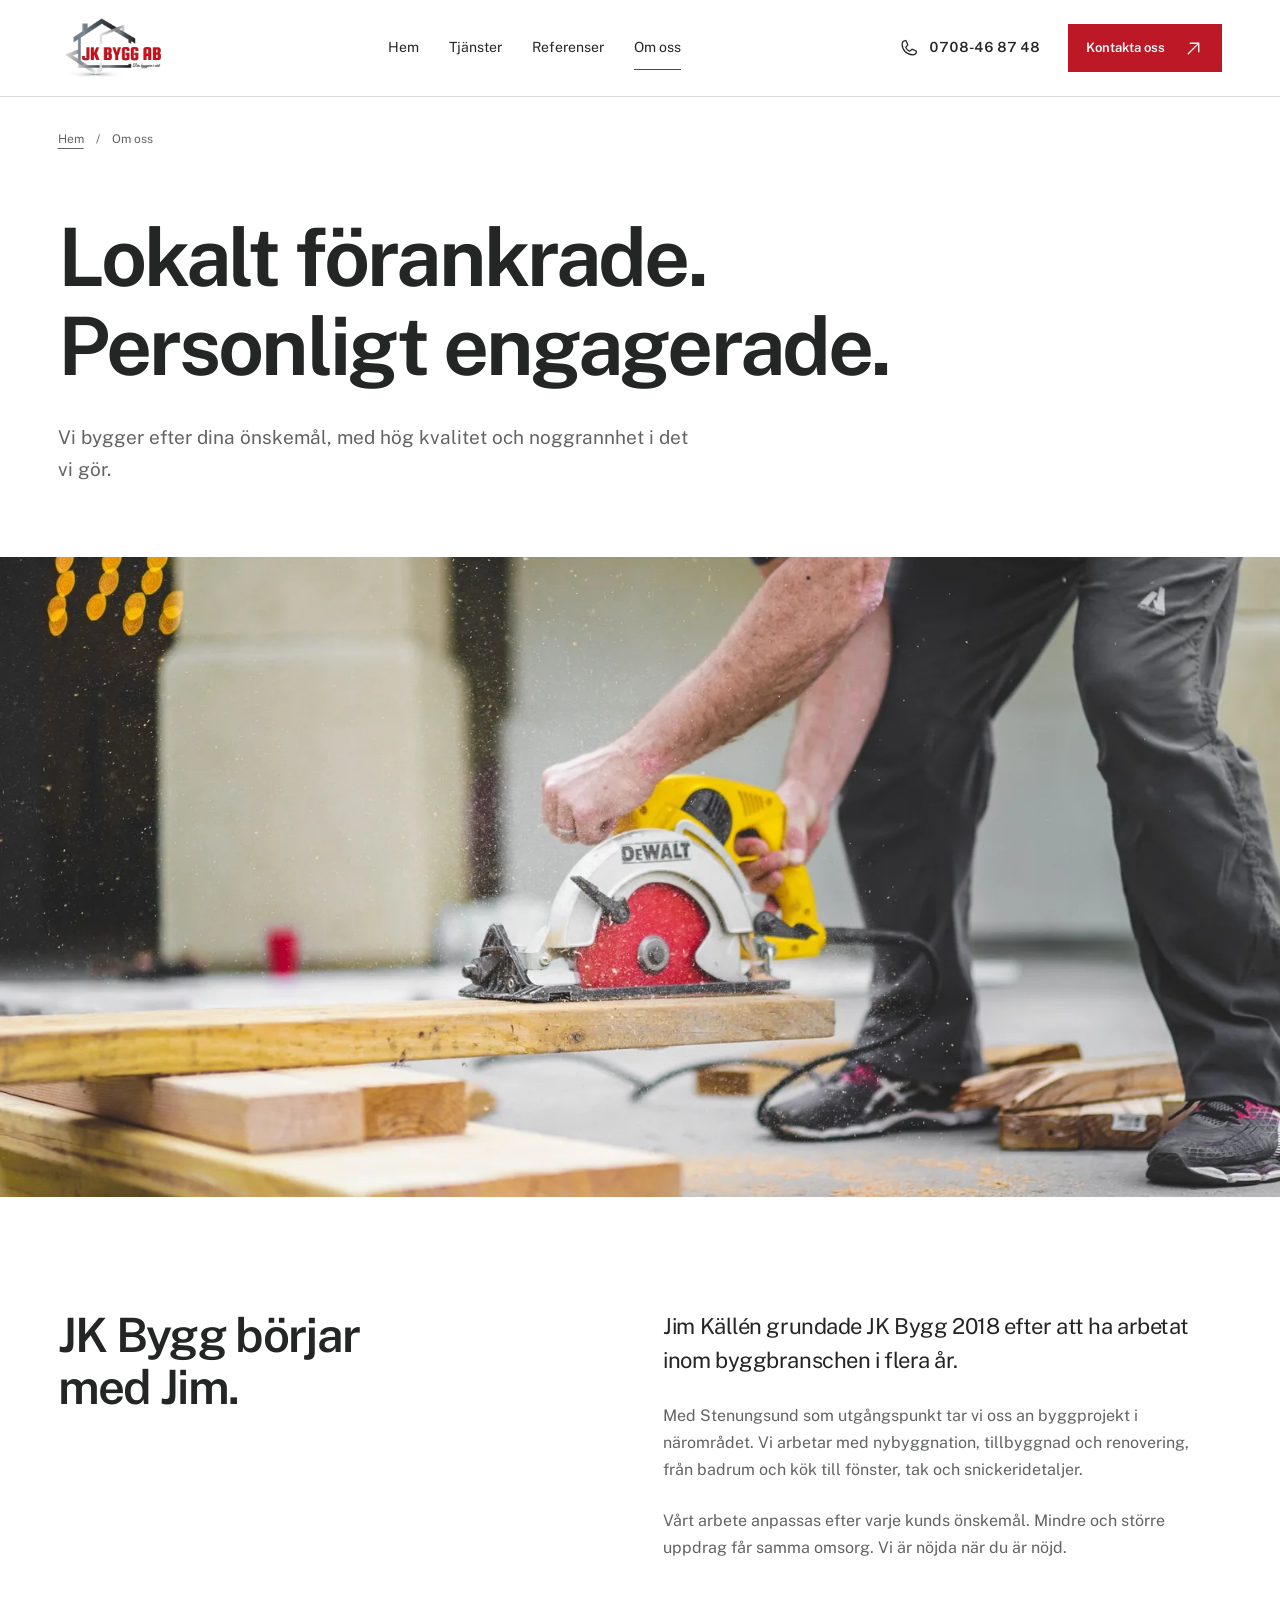
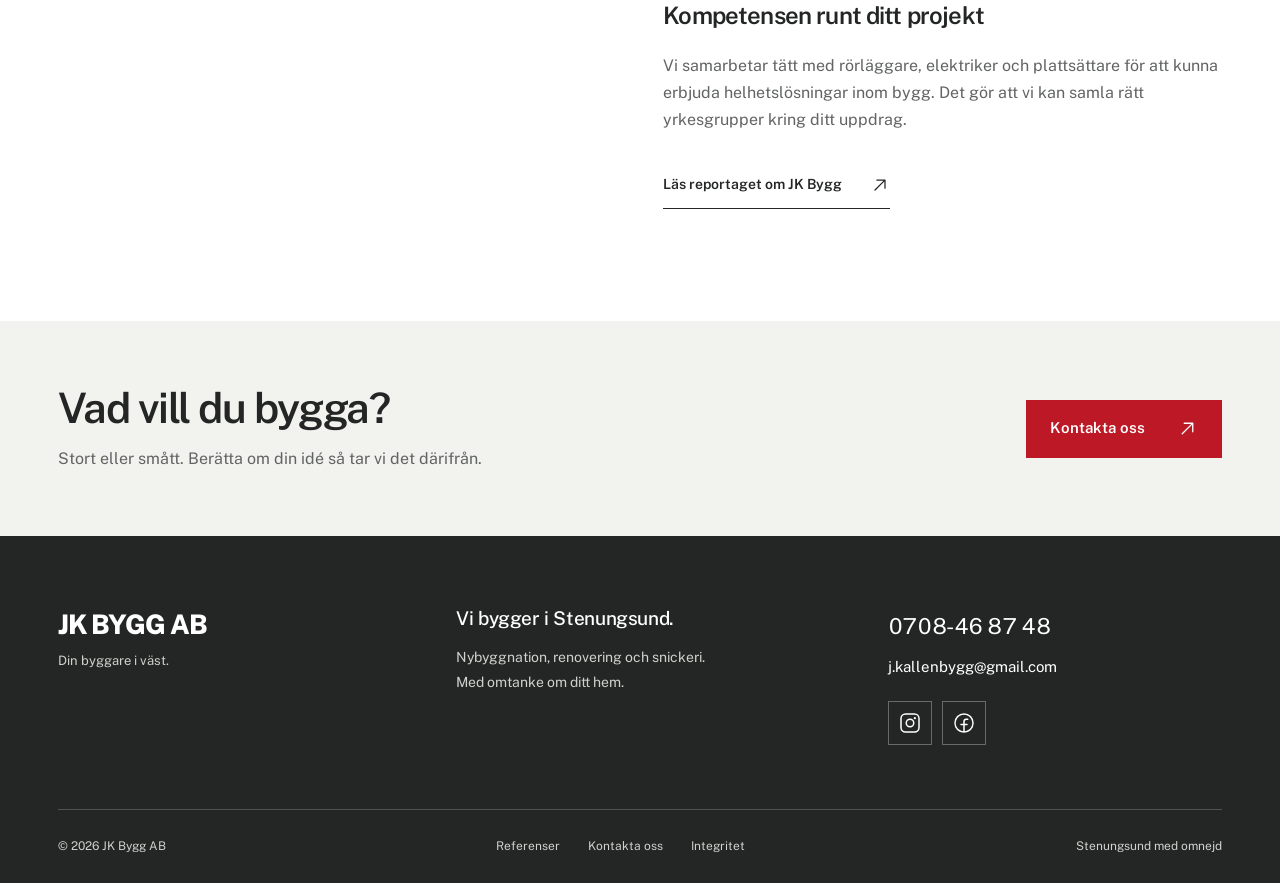
<file: om-oss/index.html>
<!doctype html><html lang="sv"><head><meta charset="utf-8"><meta name="viewport" content="width=device-width,initial-scale=1"><title>Om JK Bygg och Jim Källén | Byggfirma i Stenungsund</title><meta name="description" content="Lär känna JK Bygg, grundat av Jim Källén 2018. En lokal byggfirma i Stenungsund som samarbetar med andra hantverkare för att erbjuda helhetslösningar."><meta name="robots" content="index,follow,max-image-preview:large"><meta name="theme-color" content="#bc1825"><link rel="canonical" href="https://jkbyggab.se/om-oss/"><meta property="og:type" content="website"><meta property="og:locale" content="sv_SE"><meta property="og:site_name" content="JK Bygg AB"><meta property="og:title" content="Om JK Bygg och Jim Källén | Byggfirma i Stenungsund"><meta property="og:description" content="Lär känna JK Bygg, grundat av Jim Källén 2018. En lokal byggfirma i Stenungsund som samarbetar med andra hantverkare för att erbjuda helhetslösningar."><meta property="og:url" content="https://jkbyggab.se/om-oss/"><meta property="og:image" content="https://jkbyggab.se/assets/hero-1600.webp"><meta property="og:image:alt" content="Hantverk från JK Byggs webbplats"><meta name="twitter:card" content="summary_large_image"><link rel="icon" href="../favicon.svg" type="image/svg+xml"><link rel="preload" href="../assets/public-sans.woff2" as="font" type="font/woff2" crossorigin><link rel="stylesheet" href="../styles.css"><script src="../script.js" defer></script><script type="application/ld+json">{"@context":"https://schema.org","@graph":[{"@type":"GeneralContractor","@id":"https://jkbyggab.se/#business","name":"JK Bygg AB","url":"https://jkbyggab.se","telephone":"+46708468748","email":"j.kallenbygg@gmail.com","logo":"https://jkbyggab.se/assets/logo.webp","image":"https://jkbyggab.se/assets/hero-1600.webp","foundingDate":"2018","areaServed":{"@type":"Place","name":"Stenungsund med omnejd"},"sameAs":["https://www.facebook.com/jkbyggab","https://www.instagram.com/jkbyggab/"]},{"@type":"WebSite","@id":"https://jkbyggab.se/#website","url":"https://jkbyggab.se","name":"JK Bygg Stenungsund","inLanguage":"sv-SE"},{"@type":"WebPage","@id":"https://jkbyggab.se/om-oss/#page","url":"https://jkbyggab.se/om-oss/","name":"Om JK Bygg och Jim Källén | Byggfirma i Stenungsund","description":"Lär känna JK Bygg, grundat av Jim Källén 2018. En lokal byggfirma i Stenungsund som samarbetar med andra hantverkare för att erbjuda helhetslösningar.","inLanguage":"sv-SE","isPartOf":{"@id":"https://jkbyggab.se/#website"},"about":{"@id":"https://jkbyggab.se/#business"}},{"@type":"BreadcrumbList","itemListElement":[{"@type":"ListItem","position":1,"name":"Hem","item":"https://jkbyggab.se/"},{"@type":"ListItem","position":2,"name":"Om JK Bygg och Jim Källén","item":"https://jkbyggab.se/om-oss/"}]}]}</script></head><body><a class="skip" href="#main">Hoppa till innehållet</a>
 <header class="header"><div class="nav-wrap"><a class="logo" href="../index.html" aria-label="JK Bygg AB, startsida"><img src="../assets/logo.webp" width="320" height="214" alt="JK Bygg AB"></a><nav class="desktop-nav" aria-label="Huvudmeny"><a href="../index.html">Hem</a><a href="../index.html#tjanster">Tjänster</a><a href="../referenser/index.html">Referenser</a><a href="../om-oss/index.html" aria-current="page">Om oss</a></nav><div class="header-actions"><a class="phone-link" aria-label="Ring Jim på 0708-46 87 48" href="tel:+46708468748"><svg aria-hidden="true" focusable="false" xmlns="http://www.w3.org/2000/svg" viewBox="0 0 256 256" fill="currentColor"><path d="M222.37,158.46l-47.11-21.11-.13-.06a16,16,0,0,0-15.17,1.4,8.12,8.12,0,0,0-.75.56L134.87,160c-15.42-7.49-31.34-23.29-38.83-38.51l20.78-24.71c.2-.25.39-.5.57-.77a16,16,0,0,0,1.32-15.06l0-.12L97.54,33.64a16,16,0,0,0-16.62-9.52A56.26,56.26,0,0,0,32,80c0,79.4,64.6,144,144,144a56.26,56.26,0,0,0,55.88-48.92A16,16,0,0,0,222.37,158.46ZM176,208A128.14,128.14,0,0,1,48,80,40.2,40.2,0,0,1,82.87,40a.61.61,0,0,0,0,.12l21,47L83.2,111.86a6.13,6.13,0,0,0-.57.77,16,16,0,0,0-1,15.7c9.06,18.53,27.73,37.06,46.46,46.11a16,16,0,0,0,15.75-1.14,8.44,8.44,0,0,0,.74-.56L168.89,152l47,21.05h0s.08,0,.11,0A40.21,40.21,0,0,1,176,208Z"/></svg><span>0708-46 87 48</span></a><a class="button small header-contact" href="../kontakta-oss/index.html">Kontakta oss <svg aria-hidden="true" focusable="false" xmlns="http://www.w3.org/2000/svg" viewBox="0 0 256 256" fill="currentColor"><path d="M200,64V168a8,8,0,0,1-16,0V83.31L69.66,197.66a8,8,0,0,1-11.32-11.32L172.69,72H88a8,8,0,0,1,0-16H192A8,8,0,0,1,200,64Z"/></svg></a><button class="icon-button menu-toggle" aria-label="Öppna menyn" aria-expanded="false" aria-controls="mobile-nav"><svg aria-hidden="true" focusable="false" xmlns="http://www.w3.org/2000/svg" viewBox="0 0 256 256" fill="currentColor"><path d="M224,128a8,8,0,0,1-8,8H40a8,8,0,0,1,0-16H216A8,8,0,0,1,224,128ZM40,72H216a8,8,0,0,0,0-16H40a8,8,0,0,0,0,16ZM216,184H40a8,8,0,0,0,0,16H216a8,8,0,0,0,0-16Z"/></svg></button></div></div><nav id="mobile-nav" class="mobile-nav" aria-label="Mobilmeny" hidden><a href="../index.html">Hem</a><a href="../index.html#tjanster">Tjänster</a><a href="../referenser/index.html">Referenser</a><a href="../om-oss/index.html" aria-current="page">Om oss</a><a href="../kontakta-oss/index.html">Kontakta oss</a><a class="mobile-call" href="tel:+46708468748">Ring Jim <svg aria-hidden="true" focusable="false" xmlns="http://www.w3.org/2000/svg" viewBox="0 0 256 256" fill="currentColor"><path d="M222.37,158.46l-47.11-21.11-.13-.06a16,16,0,0,0-15.17,1.4,8.12,8.12,0,0,0-.75.56L134.87,160c-15.42-7.49-31.34-23.29-38.83-38.51l20.78-24.71c.2-.25.39-.5.57-.77a16,16,0,0,0,1.32-15.06l0-.12L97.54,33.64a16,16,0,0,0-16.62-9.52A56.26,56.26,0,0,0,32,80c0,79.4,64.6,144,144,144a56.26,56.26,0,0,0,55.88-48.92A16,16,0,0,0,222.37,158.46ZM176,208A128.14,128.14,0,0,1,48,80,40.2,40.2,0,0,1,82.87,40a.61.61,0,0,0,0,.12l21,47L83.2,111.86a6.13,6.13,0,0,0-.57.77,16,16,0,0,0-1,15.7c9.06,18.53,27.73,37.06,46.46,46.11a16,16,0,0,0,15.75-1.14,8.44,8.44,0,0,0,.74-.56L168.89,152l47,21.05h0s.08,0,.11,0A40.21,40.21,0,0,1,176,208Z"/></svg></a></nav></header>
 <main id="main"><div class="wrap breadcrumb"><a href="../index.html">Hem</a><span>/</span><span>Om oss</span></div><section class="wrap page-intro"><h1>Lokalt förankrade. <br>Personligt engagerade.</h1><p>Vi bygger efter dina önskemål, med hög kvalitet och noggrannhet i det vi gör.</p></section><section class="wide-photo"><img src="../assets/hantverk-1600.webp" srcset="../assets/hantverk-800.webp 800w, ../assets/hantverk-1600.webp 1600w" sizes="100vw" width="1600" height="900" fetchpriority="high" alt="Snickeri och hantverk, från JK Byggs webbplats"></section><section class="section wrap editorial"><h2>JK Bygg börjar med Jim.</h2><div><p class="lead">Jim Källén grundade JK Bygg 2018 efter att ha arbetat inom byggbranschen i flera år.</p><p>Med Stenungsund som utgångspunkt tar vi oss an byggprojekt i närområdet. Vi arbetar med nybyggnation, tillbyggnad och renovering, från badrum och kök till fönster, tak och snickeridetaljer.</p><p>Vårt arbete anpassas efter varje kunds önskemål. Mindre och större uppdrag får samma omsorg. Vi är nöjda när du är nöjd.</p><h3>Kompetensen runt ditt projekt</h3><p>Vi samarbetar tätt med rörläggare, elektriker och plattsättare för att kunna erbjuda helhetslösningar inom bygg. Det gör att vi kan samla rätt yrkesgrupper kring ditt uppdrag.</p><a class="text-link" href="https://lokalaforetag.se/stenungsund/jk-bygg/" target="_blank" rel="noopener noreferrer">Läs reportaget om JK Bygg <svg aria-hidden="true" focusable="false" xmlns="http://www.w3.org/2000/svg" viewBox="0 0 256 256" fill="currentColor"><path d="M200,64V168a8,8,0,0,1-16,0V83.31L69.66,197.66a8,8,0,0,1-11.32-11.32L172.69,72H88a8,8,0,0,1,0-16H192A8,8,0,0,1,200,64Z"/></svg></a></div></section><section class="contact-band"><div class="wrap contact-band-inner"><div><h2>Vad vill du bygga?</h2><p>Stort eller smått. Berätta om din idé så tar vi det därifrån.</p></div><a class="button" href="../kontakta-oss/index.html">Kontakta oss <svg aria-hidden="true" focusable="false" xmlns="http://www.w3.org/2000/svg" viewBox="0 0 256 256" fill="currentColor"><path d="M200,64V168a8,8,0,0,1-16,0V83.31L69.66,197.66a8,8,0,0,1-11.32-11.32L172.69,72H88a8,8,0,0,1,0-16H192A8,8,0,0,1,200,64Z"/></svg></a></div></section></main>
 <footer class="footer"><div class="wrap footer-top"><a class="footer-brand" href="../index.html">JK BYGG AB<span>Din byggare i väst.</span></a><div><h2>Vi bygger i Stenungsund.</h2><p>Nybyggnation, renovering och snickeri. <br>Med omtanke om ditt hem.</p></div><div class="footer-contact"><a href="tel:+46708468748">0708-46 87 48</a><a href="mailto:j.kallenbygg@gmail.com">j.kallenbygg@gmail.com</a><div class="socials"><a href="https://www.instagram.com/jkbyggab/" target="_blank" rel="noopener noreferrer" aria-label="JK Bygg på Instagram"><svg aria-hidden="true" focusable="false" xmlns="http://www.w3.org/2000/svg" viewBox="0 0 256 256" fill="currentColor"><path d="M128,80a48,48,0,1,0,48,48A48.05,48.05,0,0,0,128,80Zm0,80a32,32,0,1,1,32-32A32,32,0,0,1,128,160ZM176,24H80A56.06,56.06,0,0,0,24,80v96a56.06,56.06,0,0,0,56,56h96a56.06,56.06,0,0,0,56-56V80A56.06,56.06,0,0,0,176,24Zm40,152a40,40,0,0,1-40,40H80a40,40,0,0,1-40-40V80A40,40,0,0,1,80,40h96a40,40,0,0,1,40,40ZM192,76a12,12,0,1,1-12-12A12,12,0,0,1,192,76Z"/></svg></a><a href="https://www.facebook.com/jkbyggab" target="_blank" rel="noopener noreferrer" aria-label="JK Bygg på Facebook"><svg aria-hidden="true" focusable="false" xmlns="http://www.w3.org/2000/svg" viewBox="0 0 256 256" fill="currentColor"><path d="M128,24A104,104,0,1,0,232,128,104.11,104.11,0,0,0,128,24Zm8,191.63V152h24a8,8,0,0,0,0-16H136V112a16,16,0,0,1,16-16h16a8,8,0,0,0,0-16H152a32,32,0,0,0-32,32v24H96a8,8,0,0,0,0,16h24v63.63a88,88,0,1,1,16,0Z"/></svg></a></div></div></div><div class="wrap footer-bottom"><span>© 2026 JK Bygg AB</span><a href="../referenser/index.html">Referenser</a><a href="../kontakta-oss/index.html">Kontakta oss</a><a href="../integritet/index.html">Integritet</a><span class="footer-local">Stenungsund med omnejd</span></div></footer>
 <dialog class="viewer" aria-label="Projektbild i full storlek"><button class="viewer-close icon-button" aria-label="Stäng bild"><svg aria-hidden="true" focusable="false" xmlns="http://www.w3.org/2000/svg" viewBox="0 0 256 256" fill="currentColor"><path d="M205.66,194.34a8,8,0,0,1-11.32,11.32L128,139.31,61.66,205.66a8,8,0,0,1-11.32-11.32L116.69,128,50.34,61.66A8,8,0,0,1,61.66,50.34L128,116.69l66.34-66.35a8,8,0,0,1,11.32,11.32L139.31,128Z"/></svg></button><button class="viewer-prev icon-button" aria-label="Föregående bild"><svg aria-hidden="true" focusable="false" xmlns="http://www.w3.org/2000/svg" viewBox="0 0 256 256" fill="currentColor"><path d="M165.66,202.34a8,8,0,0,1-11.32,11.32l-80-80a8,8,0,0,1,0-11.32l80-80a8,8,0,0,1,11.32,11.32L91.31,128Z"/></svg></button><figure><img alt="" width="480" height="640"><figcaption aria-live="polite"></figcaption></figure><button class="viewer-next icon-button" aria-label="Nästa bild"><svg aria-hidden="true" focusable="false" xmlns="http://www.w3.org/2000/svg" viewBox="0 0 256 256" fill="currentColor"><path d="M181.66,133.66l-80,80a8,8,0,0,1-11.32-11.32L164.69,128,90.34,53.66a8,8,0,0,1,11.32-11.32l80,80A8,8,0,0,1,181.66,133.66Z"/></svg></button></dialog></body></html>
</file>
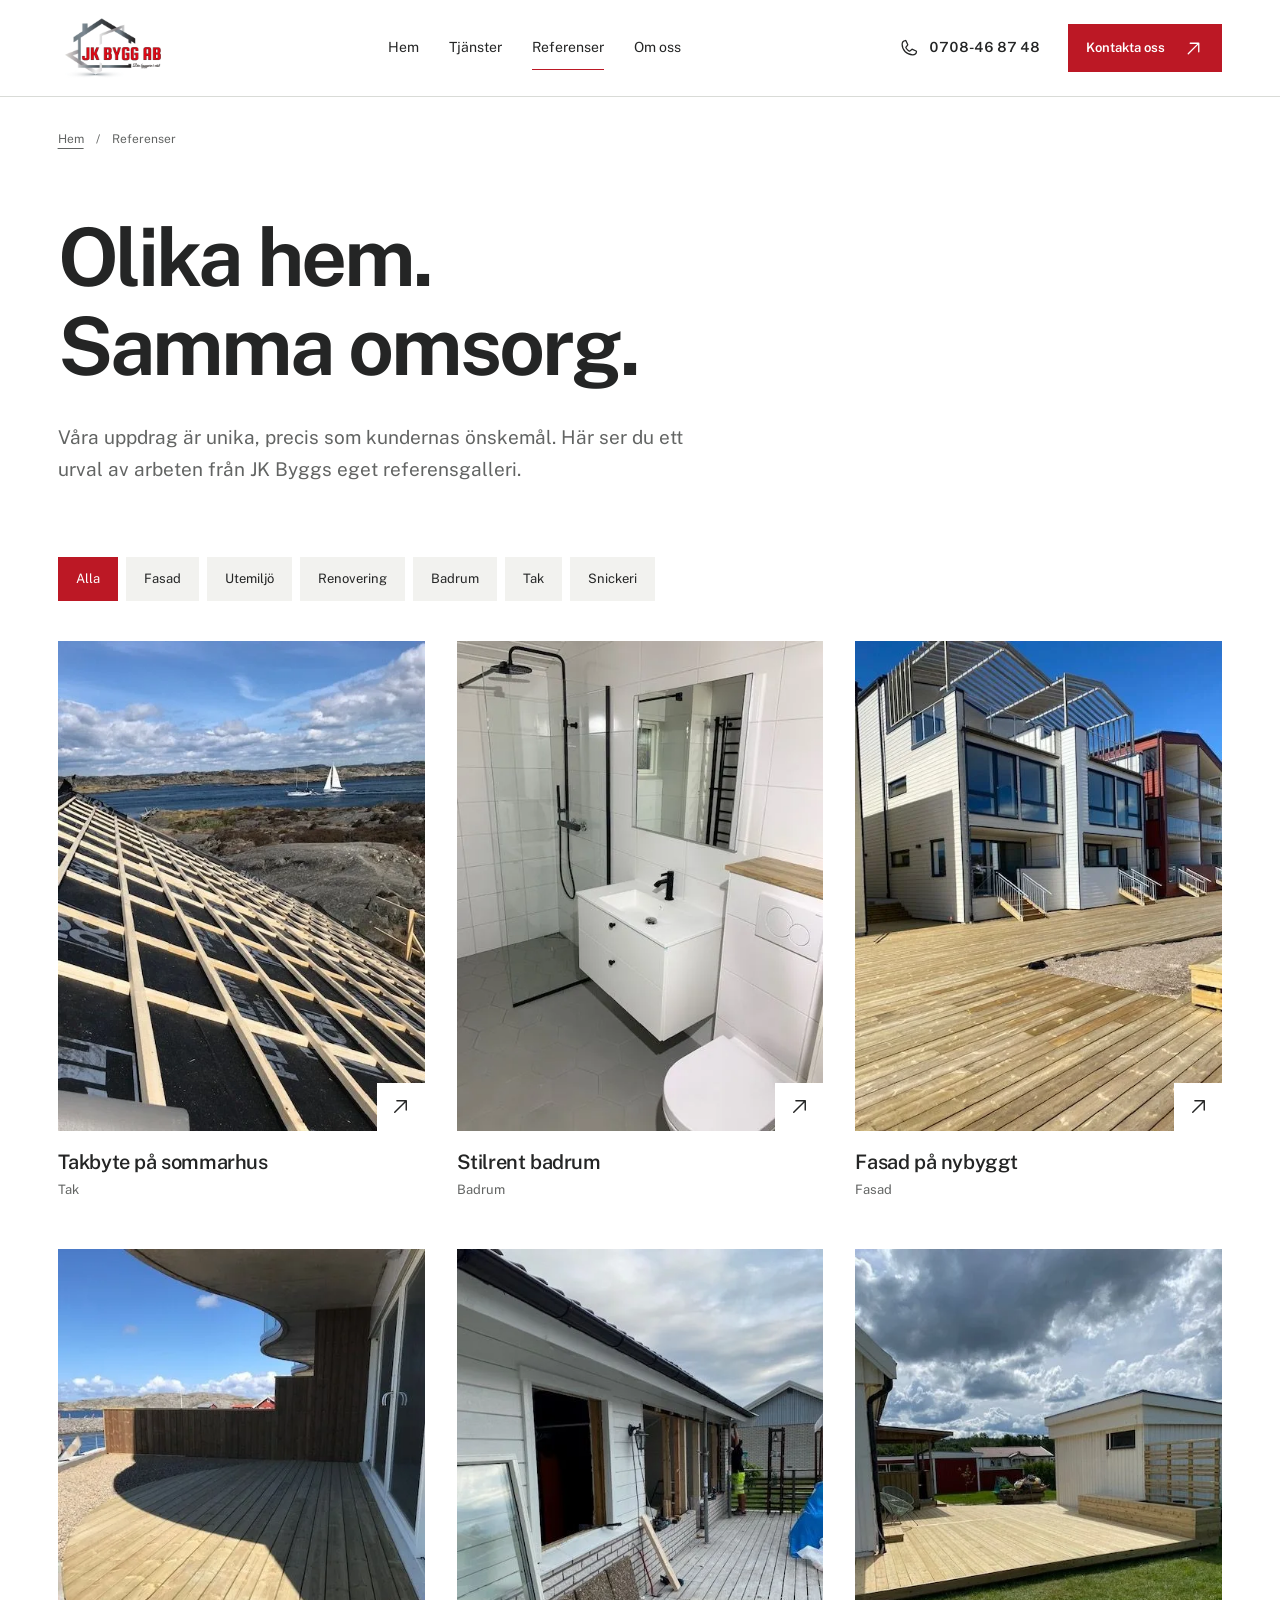
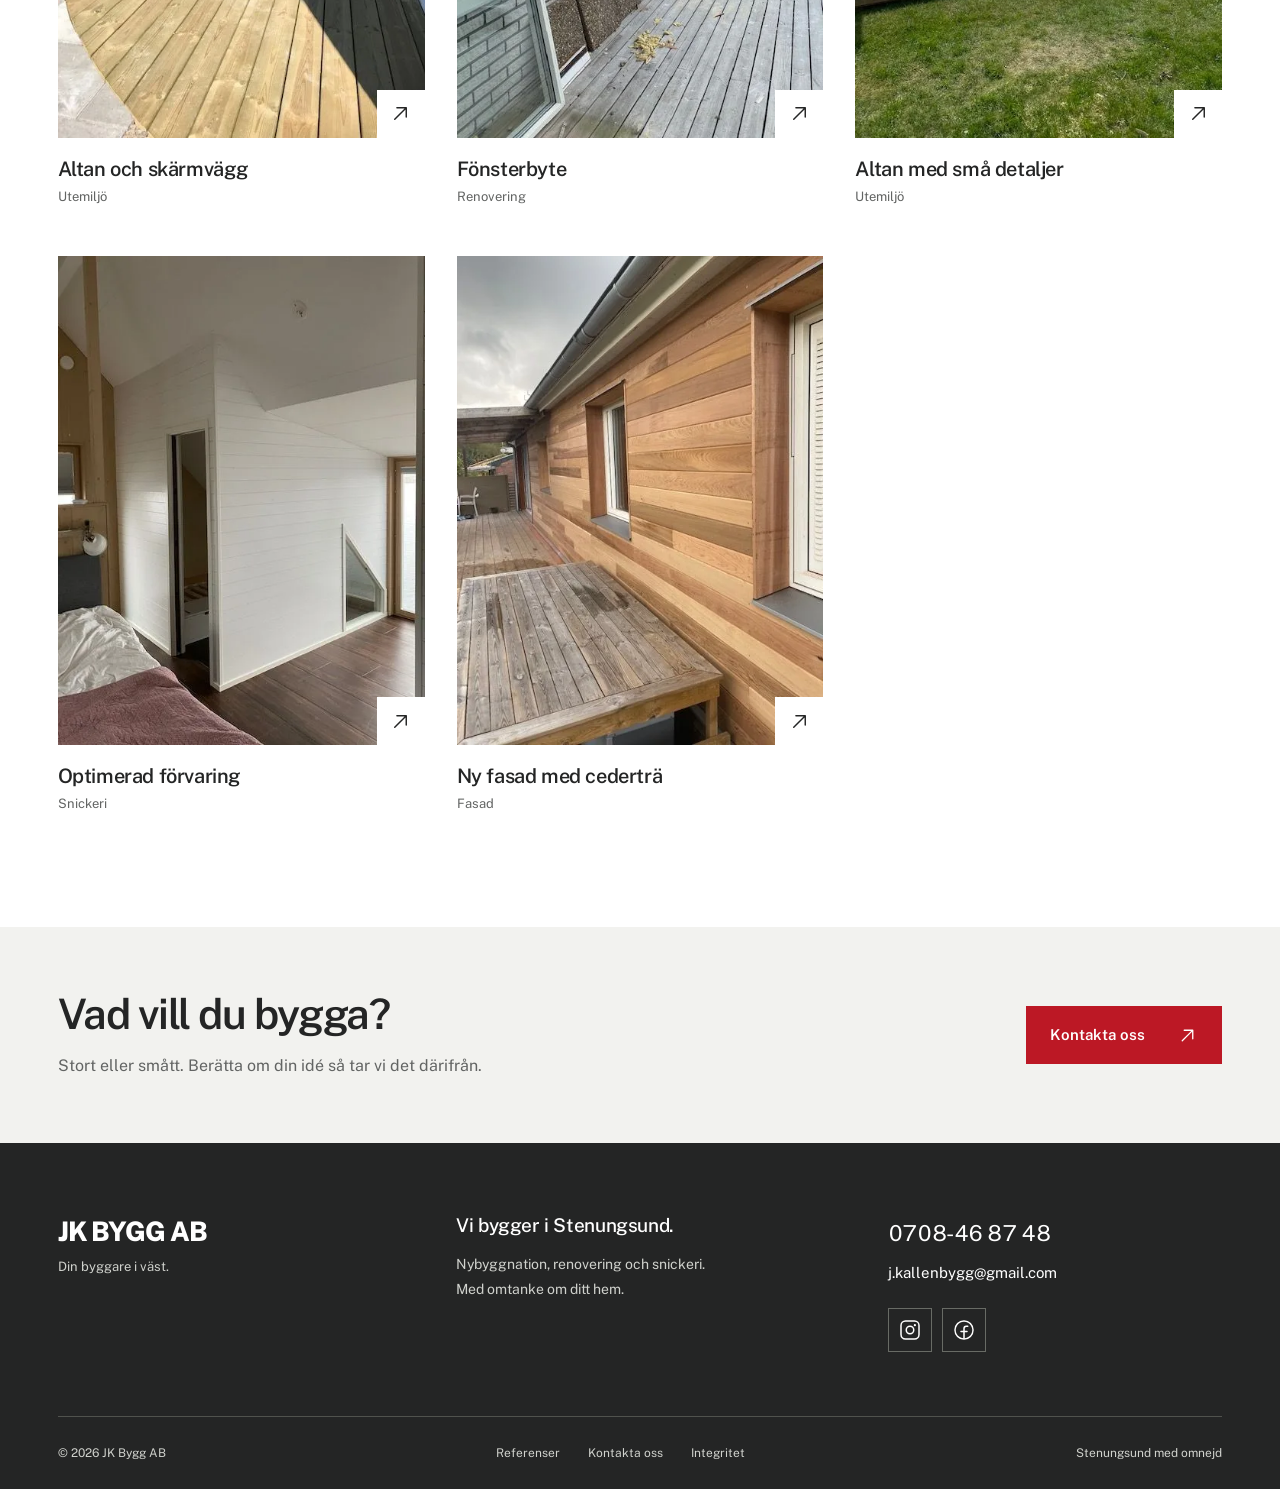
<file: referenser/index.html>
<!doctype html><html lang="sv"><head><meta charset="utf-8"><meta name="viewport" content="width=device-width,initial-scale=1"><title>Referenser och utförda byggprojekt | JK Bygg Stenungsund</title><meta name="description" content="Se JK Byggs egna bilder från takbyten, badrum, nybyggnation, altaner, fönsterbyte, förvaring och cederfasad. Byggprojekt i Stenungsund med omnejd."><meta name="robots" content="index,follow,max-image-preview:large"><meta name="theme-color" content="#bc1825"><link rel="canonical" href="https://jkbyggab.se/referenser/"><meta property="og:type" content="website"><meta property="og:locale" content="sv_SE"><meta property="og:site_name" content="JK Bygg AB"><meta property="og:title" content="Referenser och utförda byggprojekt | JK Bygg Stenungsund"><meta property="og:description" content="Se JK Byggs egna bilder från takbyten, badrum, nybyggnation, altaner, fönsterbyte, förvaring och cederfasad. Byggprojekt i Stenungsund med omnejd."><meta property="og:url" content="https://jkbyggab.se/referenser/"><meta property="og:image" content="https://jkbyggab.se/assets/hero-1600.webp"><meta property="og:image:alt" content="Hantverk från JK Byggs webbplats"><meta name="twitter:card" content="summary_large_image"><link rel="icon" href="../favicon.svg" type="image/svg+xml"><link rel="preload" href="../assets/public-sans.woff2" as="font" type="font/woff2" crossorigin><link rel="stylesheet" href="../styles.css"><script src="../script.js" defer></script><script type="application/ld+json">{"@context":"https://schema.org","@graph":[{"@type":"GeneralContractor","@id":"https://jkbyggab.se/#business","name":"JK Bygg AB","url":"https://jkbyggab.se","telephone":"+46708468748","email":"j.kallenbygg@gmail.com","logo":"https://jkbyggab.se/assets/logo.webp","image":"https://jkbyggab.se/assets/hero-1600.webp","foundingDate":"2018","areaServed":{"@type":"Place","name":"Stenungsund med omnejd"},"sameAs":["https://www.facebook.com/jkbyggab","https://www.instagram.com/jkbyggab/"]},{"@type":"WebSite","@id":"https://jkbyggab.se/#website","url":"https://jkbyggab.se","name":"JK Bygg Stenungsund","inLanguage":"sv-SE"},{"@type":"WebPage","@id":"https://jkbyggab.se/referenser/#page","url":"https://jkbyggab.se/referenser/","name":"Referenser och utförda byggprojekt | JK Bygg Stenungsund","description":"Se JK Byggs egna bilder från takbyten, badrum, nybyggnation, altaner, fönsterbyte, förvaring och cederfasad. Byggprojekt i Stenungsund med omnejd.","inLanguage":"sv-SE","isPartOf":{"@id":"https://jkbyggab.se/#website"},"about":{"@id":"https://jkbyggab.se/#business"}},{"@type":"BreadcrumbList","itemListElement":[{"@type":"ListItem","position":1,"name":"Hem","item":"https://jkbyggab.se/"},{"@type":"ListItem","position":2,"name":"Referenser och utförda byggprojekt","item":"https://jkbyggab.se/referenser/"}]}]}</script></head><body><a class="skip" href="#main">Hoppa till innehållet</a>
 <header class="header"><div class="nav-wrap"><a class="logo" href="../index.html" aria-label="JK Bygg AB, startsida"><img src="../assets/logo.webp" width="320" height="214" alt="JK Bygg AB"></a><nav class="desktop-nav" aria-label="Huvudmeny"><a href="../index.html">Hem</a><a href="../index.html#tjanster">Tjänster</a><a href="../referenser/index.html" aria-current="page">Referenser</a><a href="../om-oss/index.html">Om oss</a></nav><div class="header-actions"><a class="phone-link" aria-label="Ring Jim på 0708-46 87 48" href="tel:+46708468748"><svg aria-hidden="true" focusable="false" xmlns="http://www.w3.org/2000/svg" viewBox="0 0 256 256" fill="currentColor"><path d="M222.37,158.46l-47.11-21.11-.13-.06a16,16,0,0,0-15.17,1.4,8.12,8.12,0,0,0-.75.56L134.87,160c-15.42-7.49-31.34-23.29-38.83-38.51l20.78-24.71c.2-.25.39-.5.57-.77a16,16,0,0,0,1.32-15.06l0-.12L97.54,33.64a16,16,0,0,0-16.62-9.52A56.26,56.26,0,0,0,32,80c0,79.4,64.6,144,144,144a56.26,56.26,0,0,0,55.88-48.92A16,16,0,0,0,222.37,158.46ZM176,208A128.14,128.14,0,0,1,48,80,40.2,40.2,0,0,1,82.87,40a.61.61,0,0,0,0,.12l21,47L83.2,111.86a6.13,6.13,0,0,0-.57.77,16,16,0,0,0-1,15.7c9.06,18.53,27.73,37.06,46.46,46.11a16,16,0,0,0,15.75-1.14,8.44,8.44,0,0,0,.74-.56L168.89,152l47,21.05h0s.08,0,.11,0A40.21,40.21,0,0,1,176,208Z"/></svg><span>0708-46 87 48</span></a><a class="button small header-contact" href="../kontakta-oss/index.html">Kontakta oss <svg aria-hidden="true" focusable="false" xmlns="http://www.w3.org/2000/svg" viewBox="0 0 256 256" fill="currentColor"><path d="M200,64V168a8,8,0,0,1-16,0V83.31L69.66,197.66a8,8,0,0,1-11.32-11.32L172.69,72H88a8,8,0,0,1,0-16H192A8,8,0,0,1,200,64Z"/></svg></a><button class="icon-button menu-toggle" aria-label="Öppna menyn" aria-expanded="false" aria-controls="mobile-nav"><svg aria-hidden="true" focusable="false" xmlns="http://www.w3.org/2000/svg" viewBox="0 0 256 256" fill="currentColor"><path d="M224,128a8,8,0,0,1-8,8H40a8,8,0,0,1,0-16H216A8,8,0,0,1,224,128ZM40,72H216a8,8,0,0,0,0-16H40a8,8,0,0,0,0,16ZM216,184H40a8,8,0,0,0,0,16H216a8,8,0,0,0,0-16Z"/></svg></button></div></div><nav id="mobile-nav" class="mobile-nav" aria-label="Mobilmeny" hidden><a href="../index.html">Hem</a><a href="../index.html#tjanster">Tjänster</a><a href="../referenser/index.html" aria-current="page">Referenser</a><a href="../om-oss/index.html">Om oss</a><a href="../kontakta-oss/index.html">Kontakta oss</a><a class="mobile-call" href="tel:+46708468748">Ring Jim <svg aria-hidden="true" focusable="false" xmlns="http://www.w3.org/2000/svg" viewBox="0 0 256 256" fill="currentColor"><path d="M222.37,158.46l-47.11-21.11-.13-.06a16,16,0,0,0-15.17,1.4,8.12,8.12,0,0,0-.75.56L134.87,160c-15.42-7.49-31.34-23.29-38.83-38.51l20.78-24.71c.2-.25.39-.5.57-.77a16,16,0,0,0,1.32-15.06l0-.12L97.54,33.64a16,16,0,0,0-16.62-9.52A56.26,56.26,0,0,0,32,80c0,79.4,64.6,144,144,144a56.26,56.26,0,0,0,55.88-48.92A16,16,0,0,0,222.37,158.46ZM176,208A128.14,128.14,0,0,1,48,80,40.2,40.2,0,0,1,82.87,40a.61.61,0,0,0,0,.12l21,47L83.2,111.86a6.13,6.13,0,0,0-.57.77,16,16,0,0,0-1,15.7c9.06,18.53,27.73,37.06,46.46,46.11a16,16,0,0,0,15.75-1.14,8.44,8.44,0,0,0,.74-.56L168.89,152l47,21.05h0s.08,0,.11,0A40.21,40.21,0,0,1,176,208Z"/></svg></a></nav></header>
 <main id="main"><div class="wrap breadcrumb"><a href="../index.html">Hem</a><span>/</span><span>Referenser</span></div><section class="wrap page-intro"><h1>Olika hem. <br>Samma omsorg.</h1><p>Våra uppdrag är unika, precis som kundernas önskemål. Här ser du ett urval av arbeten från JK Byggs eget referensgalleri.</p></section><section class="wrap gallery-section"><div class="filters" aria-label="Filtrera referenser" hidden><button class="filter active" type="button" data-filter="Alla" aria-pressed="true">Alla</button><button class="filter" type="button" data-filter="Fasad" aria-pressed="false">Fasad</button><button class="filter" type="button" data-filter="Utemiljö" aria-pressed="false">Utemiljö</button><button class="filter" type="button" data-filter="Renovering" aria-pressed="false">Renovering</button><button class="filter" type="button" data-filter="Badrum" aria-pressed="false">Badrum</button><button class="filter" type="button" data-filter="Tak" aria-pressed="false">Tak</button><button class="filter" type="button" data-filter="Snickeri" aria-pressed="false">Snickeri</button></div><p class="sr-only filter-status" role="status" aria-live="polite"></p><div class="gallery-grid"><article class="project" data-category="Tak"><a class="project-image" href="../assets/takbyte.webp" data-gallery data-caption="Takbyte på sommarhus" aria-label="Visa takbyte på sommarhus i full storlek"><img class="" src="../assets/takbyte.webp" width="480" height="640" alt="Nylagd takläkt på ett sommarhus vid kusten, utfört av JK Bygg" loading="lazy" decoding="async"><span class="image-open"><svg aria-hidden="true" focusable="false" xmlns="http://www.w3.org/2000/svg" viewBox="0 0 256 256" fill="currentColor"><path d="M200,64V168a8,8,0,0,1-16,0V83.31L69.66,197.66a8,8,0,0,1-11.32-11.32L172.69,72H88a8,8,0,0,1,0-16H192A8,8,0,0,1,200,64Z"/></svg></span></a><div class="project-caption"><h3>Takbyte på sommarhus</h3><span>Tak</span></div></article><article class="project" data-category="Badrum"><a class="project-image" href="../assets/badrum.webp" data-gallery data-caption="Stilrent badrum" aria-label="Visa stilrent badrum i full storlek"><img class="" src="../assets/badrum.webp" width="480" height="640" alt="Ljust badrum med glasdusch, vitt kakel och kommod, utfört av JK Bygg" loading="lazy" decoding="async"><span class="image-open"><svg aria-hidden="true" focusable="false" xmlns="http://www.w3.org/2000/svg" viewBox="0 0 256 256" fill="currentColor"><path d="M200,64V168a8,8,0,0,1-16,0V83.31L69.66,197.66a8,8,0,0,1-11.32-11.32L172.69,72H88a8,8,0,0,1,0-16H192A8,8,0,0,1,200,64Z"/></svg></span></a><div class="project-caption"><h3>Stilrent badrum</h3><span>Badrum</span></div></article><article class="project" data-category="Fasad"><a class="project-image" href="../assets/nybyggnation.webp" data-gallery data-caption="Fasad på nybyggt" aria-label="Visa fasad på nybyggt i full storlek"><img class="" src="../assets/nybyggnation.webp" width="480" height="640" alt="Nybyggt hus med ljus fasad och stora fönster, arbete av JK Bygg" loading="lazy" decoding="async"><span class="image-open"><svg aria-hidden="true" focusable="false" xmlns="http://www.w3.org/2000/svg" viewBox="0 0 256 256" fill="currentColor"><path d="M200,64V168a8,8,0,0,1-16,0V83.31L69.66,197.66a8,8,0,0,1-11.32-11.32L172.69,72H88a8,8,0,0,1,0-16H192A8,8,0,0,1,200,64Z"/></svg></span></a><div class="project-caption"><h3>Fasad på nybyggt</h3><span>Fasad</span></div></article><article class="project" data-category="Utemiljö"><a class="project-image" href="../assets/altan-skarmvagg.webp" data-gallery data-caption="Altan och skärmvägg" aria-label="Visa altan och skärmvägg i full storlek"><img class="" src="../assets/altan-skarmvagg.webp" width="480" height="640" alt="Träaltan med skärmvägg intill huset, byggd av JK Bygg" loading="lazy" decoding="async"><span class="image-open"><svg aria-hidden="true" focusable="false" xmlns="http://www.w3.org/2000/svg" viewBox="0 0 256 256" fill="currentColor"><path d="M200,64V168a8,8,0,0,1-16,0V83.31L69.66,197.66a8,8,0,0,1-11.32-11.32L172.69,72H88a8,8,0,0,1,0-16H192A8,8,0,0,1,200,64Z"/></svg></span></a><div class="project-caption"><h3>Altan och skärmvägg</h3><span>Utemiljö</span></div></article><article class="project" data-category="Renovering"><a class="project-image" href="../assets/fonsterbyte.webp" data-gallery data-caption="Fönsterbyte" aria-label="Visa fönsterbyte i full storlek"><img class="" src="../assets/fonsterbyte.webp" width="480" height="640" alt="Fönsterbyte på husfasad med altan, arbete av JK Bygg" loading="lazy" decoding="async"><span class="image-open"><svg aria-hidden="true" focusable="false" xmlns="http://www.w3.org/2000/svg" viewBox="0 0 256 256" fill="currentColor"><path d="M200,64V168a8,8,0,0,1-16,0V83.31L69.66,197.66a8,8,0,0,1-11.32-11.32L172.69,72H88a8,8,0,0,1,0-16H192A8,8,0,0,1,200,64Z"/></svg></span></a><div class="project-caption"><h3>Fönsterbyte</h3><span>Renovering</span></div></article><article class="project" data-category="Utemiljö"><a class="project-image" href="../assets/altan.webp" data-gallery data-caption="Altan med små detaljer" aria-label="Visa altan med små detaljer i full storlek"><img class="" src="../assets/altan.webp" width="480" height="640" alt="Trädäck mellan hus och trädgård, byggt av JK Bygg" loading="lazy" decoding="async"><span class="image-open"><svg aria-hidden="true" focusable="false" xmlns="http://www.w3.org/2000/svg" viewBox="0 0 256 256" fill="currentColor"><path d="M200,64V168a8,8,0,0,1-16,0V83.31L69.66,197.66a8,8,0,0,1-11.32-11.32L172.69,72H88a8,8,0,0,1,0-16H192A8,8,0,0,1,200,64Z"/></svg></span></a><div class="project-caption"><h3>Altan med små detaljer</h3><span>Utemiljö</span></div></article><article class="project" data-category="Snickeri"><a class="project-image" href="../assets/forvaring.webp" data-gallery data-caption="Optimerad förvaring" aria-label="Visa optimerad förvaring i full storlek"><img class="" src="../assets/forvaring.webp" width="480" height="640" alt="Platsbyggd förvaring under snedtak, utförd av JK Bygg" loading="lazy" decoding="async"><span class="image-open"><svg aria-hidden="true" focusable="false" xmlns="http://www.w3.org/2000/svg" viewBox="0 0 256 256" fill="currentColor"><path d="M200,64V168a8,8,0,0,1-16,0V83.31L69.66,197.66a8,8,0,0,1-11.32-11.32L172.69,72H88a8,8,0,0,1,0-16H192A8,8,0,0,1,200,64Z"/></svg></span></a><div class="project-caption"><h3>Optimerad förvaring</h3><span>Snickeri</span></div></article><article class="project" data-category="Fasad"><a class="project-image" href="../assets/cederfasad.webp" data-gallery data-caption="Ny fasad med cederträ" aria-label="Visa ny fasad med cederträ i full storlek"><img class="" src="../assets/cederfasad.webp" width="480" height="640" alt="Liggande cederträpanel på fasad intill en altan, utförd av JK Bygg" loading="lazy" decoding="async"><span class="image-open"><svg aria-hidden="true" focusable="false" xmlns="http://www.w3.org/2000/svg" viewBox="0 0 256 256" fill="currentColor"><path d="M200,64V168a8,8,0,0,1-16,0V83.31L69.66,197.66a8,8,0,0,1-11.32-11.32L172.69,72H88a8,8,0,0,1,0-16H192A8,8,0,0,1,200,64Z"/></svg></span></a><div class="project-caption"><h3>Ny fasad med cederträ</h3><span>Fasad</span></div></article></div></section><section class="contact-band"><div class="wrap contact-band-inner"><div><h2>Vad vill du bygga?</h2><p>Stort eller smått. Berätta om din idé så tar vi det därifrån.</p></div><a class="button" href="../kontakta-oss/index.html">Kontakta oss <svg aria-hidden="true" focusable="false" xmlns="http://www.w3.org/2000/svg" viewBox="0 0 256 256" fill="currentColor"><path d="M200,64V168a8,8,0,0,1-16,0V83.31L69.66,197.66a8,8,0,0,1-11.32-11.32L172.69,72H88a8,8,0,0,1,0-16H192A8,8,0,0,1,200,64Z"/></svg></a></div></section></main>
 <footer class="footer"><div class="wrap footer-top"><a class="footer-brand" href="../index.html">JK BYGG AB<span>Din byggare i väst.</span></a><div><h2>Vi bygger i Stenungsund.</h2><p>Nybyggnation, renovering och snickeri. <br>Med omtanke om ditt hem.</p></div><div class="footer-contact"><a href="tel:+46708468748">0708-46 87 48</a><a href="mailto:j.kallenbygg@gmail.com">j.kallenbygg@gmail.com</a><div class="socials"><a href="https://www.instagram.com/jkbyggab/" target="_blank" rel="noopener noreferrer" aria-label="JK Bygg på Instagram"><svg aria-hidden="true" focusable="false" xmlns="http://www.w3.org/2000/svg" viewBox="0 0 256 256" fill="currentColor"><path d="M128,80a48,48,0,1,0,48,48A48.05,48.05,0,0,0,128,80Zm0,80a32,32,0,1,1,32-32A32,32,0,0,1,128,160ZM176,24H80A56.06,56.06,0,0,0,24,80v96a56.06,56.06,0,0,0,56,56h96a56.06,56.06,0,0,0,56-56V80A56.06,56.06,0,0,0,176,24Zm40,152a40,40,0,0,1-40,40H80a40,40,0,0,1-40-40V80A40,40,0,0,1,80,40h96a40,40,0,0,1,40,40ZM192,76a12,12,0,1,1-12-12A12,12,0,0,1,192,76Z"/></svg></a><a href="https://www.facebook.com/jkbyggab" target="_blank" rel="noopener noreferrer" aria-label="JK Bygg på Facebook"><svg aria-hidden="true" focusable="false" xmlns="http://www.w3.org/2000/svg" viewBox="0 0 256 256" fill="currentColor"><path d="M128,24A104,104,0,1,0,232,128,104.11,104.11,0,0,0,128,24Zm8,191.63V152h24a8,8,0,0,0,0-16H136V112a16,16,0,0,1,16-16h16a8,8,0,0,0,0-16H152a32,32,0,0,0-32,32v24H96a8,8,0,0,0,0,16h24v63.63a88,88,0,1,1,16,0Z"/></svg></a></div></div></div><div class="wrap footer-bottom"><span>© 2026 JK Bygg AB</span><a href="../referenser/index.html">Referenser</a><a href="../kontakta-oss/index.html">Kontakta oss</a><a href="../integritet/index.html">Integritet</a><span class="footer-local">Stenungsund med omnejd</span></div></footer>
 <dialog class="viewer" aria-label="Projektbild i full storlek"><button class="viewer-close icon-button" aria-label="Stäng bild"><svg aria-hidden="true" focusable="false" xmlns="http://www.w3.org/2000/svg" viewBox="0 0 256 256" fill="currentColor"><path d="M205.66,194.34a8,8,0,0,1-11.32,11.32L128,139.31,61.66,205.66a8,8,0,0,1-11.32-11.32L116.69,128,50.34,61.66A8,8,0,0,1,61.66,50.34L128,116.69l66.34-66.35a8,8,0,0,1,11.32,11.32L139.31,128Z"/></svg></button><button class="viewer-prev icon-button" aria-label="Föregående bild"><svg aria-hidden="true" focusable="false" xmlns="http://www.w3.org/2000/svg" viewBox="0 0 256 256" fill="currentColor"><path d="M165.66,202.34a8,8,0,0,1-11.32,11.32l-80-80a8,8,0,0,1,0-11.32l80-80a8,8,0,0,1,11.32,11.32L91.31,128Z"/></svg></button><figure><img alt="" width="480" height="640"><figcaption aria-live="polite"></figcaption></figure><button class="viewer-next icon-button" aria-label="Nästa bild"><svg aria-hidden="true" focusable="false" xmlns="http://www.w3.org/2000/svg" viewBox="0 0 256 256" fill="currentColor"><path d="M181.66,133.66l-80,80a8,8,0,0,1-11.32-11.32L164.69,128,90.34,53.66a8,8,0,0,1,11.32-11.32l80,80A8,8,0,0,1,181.66,133.66Z"/></svg></button></dialog></body></html>
</file>
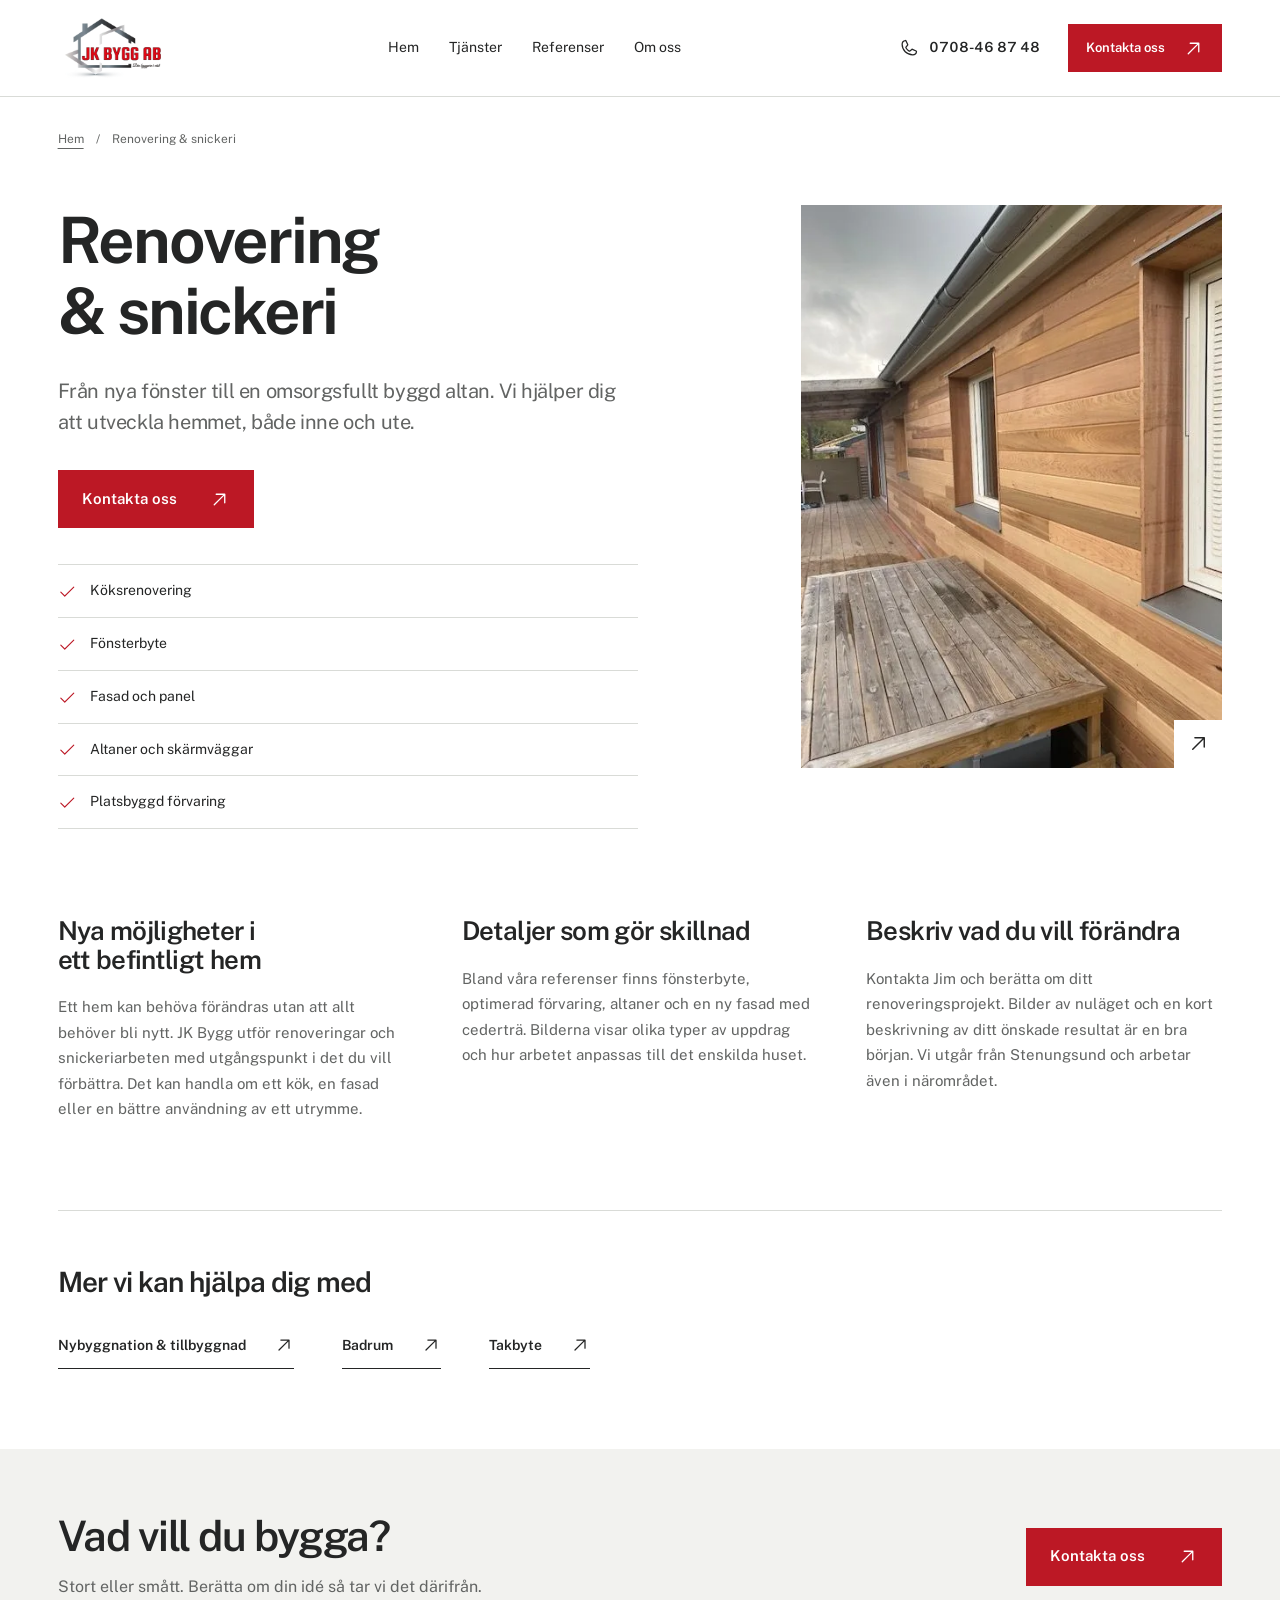
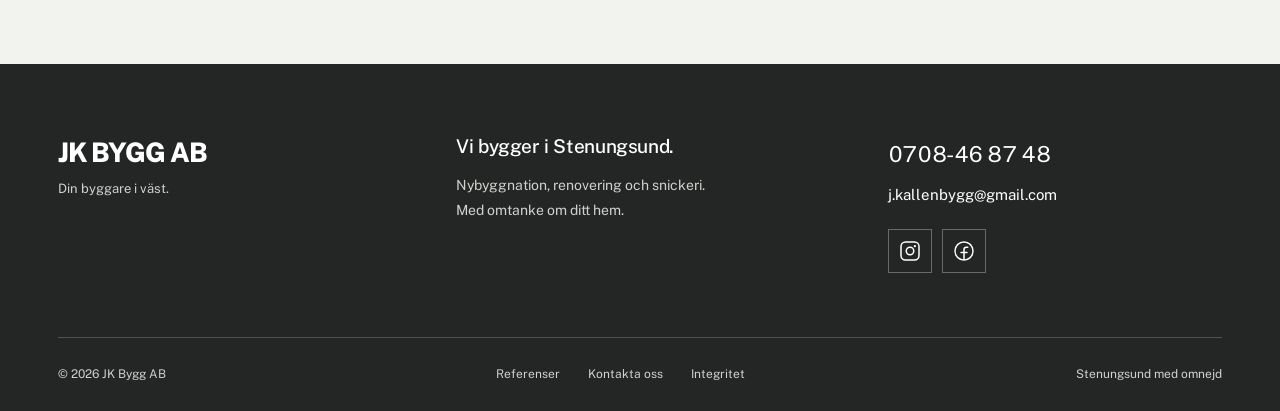
<file: renovering-snickeri/index.html>
<!doctype html><html lang="sv"><head><meta charset="utf-8"><meta name="viewport" content="width=device-width,initial-scale=1"><title>Renovering och snickeri i Stenungsund | JK Bygg</title><meta name="description" content="Renovering, kök, fönsterbyte, fasad och snickeriarbeten i Stenungsund med omnejd. Se JK Byggs egna referenser och kontakta Jim för ditt projekt."><meta name="robots" content="index,follow,max-image-preview:large"><meta name="theme-color" content="#bc1825"><link rel="canonical" href="https://jkbyggab.se/renovering-snickeri/"><meta property="og:type" content="website"><meta property="og:locale" content="sv_SE"><meta property="og:site_name" content="JK Bygg AB"><meta property="og:title" content="Renovering och snickeri i Stenungsund | JK Bygg"><meta property="og:description" content="Renovering, kök, fönsterbyte, fasad och snickeriarbeten i Stenungsund med omnejd. Se JK Byggs egna referenser och kontakta Jim för ditt projekt."><meta property="og:url" content="https://jkbyggab.se/renovering-snickeri/"><meta property="og:image" content="https://jkbyggab.se/assets/hero-1600.webp"><meta property="og:image:alt" content="Hantverk från JK Byggs webbplats"><meta name="twitter:card" content="summary_large_image"><link rel="icon" href="../favicon.svg" type="image/svg+xml"><link rel="preload" href="../assets/public-sans.woff2" as="font" type="font/woff2" crossorigin><link rel="stylesheet" href="../styles.css"><script src="../script.js" defer></script><script type="application/ld+json">{"@context":"https://schema.org","@graph":[{"@type":"GeneralContractor","@id":"https://jkbyggab.se/#business","name":"JK Bygg AB","url":"https://jkbyggab.se","telephone":"+46708468748","email":"j.kallenbygg@gmail.com","logo":"https://jkbyggab.se/assets/logo.webp","image":"https://jkbyggab.se/assets/hero-1600.webp","foundingDate":"2018","areaServed":{"@type":"Place","name":"Stenungsund med omnejd"},"sameAs":["https://www.facebook.com/jkbyggab","https://www.instagram.com/jkbyggab/"]},{"@type":"WebSite","@id":"https://jkbyggab.se/#website","url":"https://jkbyggab.se","name":"JK Bygg Stenungsund","inLanguage":"sv-SE"},{"@type":"WebPage","@id":"https://jkbyggab.se/renovering-snickeri/#page","url":"https://jkbyggab.se/renovering-snickeri/","name":"Renovering och snickeri i Stenungsund | JK Bygg","description":"Renovering, kök, fönsterbyte, fasad och snickeriarbeten i Stenungsund med omnejd. Se JK Byggs egna referenser och kontakta Jim för ditt projekt.","inLanguage":"sv-SE","isPartOf":{"@id":"https://jkbyggab.se/#website"},"about":{"@id":"https://jkbyggab.se/#business"}},{"@type":"BreadcrumbList","itemListElement":[{"@type":"ListItem","position":1,"name":"Hem","item":"https://jkbyggab.se/"},{"@type":"ListItem","position":2,"name":"Renovering och snickeri i Stenungsund","item":"https://jkbyggab.se/renovering-snickeri/"}]},{"@type":"Service","name":"Renovering och snickeri i Stenungsund","description":"Renovering, kök, fönsterbyte, fasad och snickeriarbeten i Stenungsund med omnejd. Se JK Byggs egna referenser och kontakta Jim för ditt projekt.","provider":{"@id":"https://jkbyggab.se/#business"},"areaServed":"Stenungsund med omnejd","url":"https://jkbyggab.se/renovering-snickeri/"}]}</script></head><body><a class="skip" href="#main">Hoppa till innehållet</a>
 <header class="header"><div class="nav-wrap"><a class="logo" href="../index.html" aria-label="JK Bygg AB, startsida"><img src="../assets/logo.webp" width="320" height="214" alt="JK Bygg AB"></a><nav class="desktop-nav" aria-label="Huvudmeny"><a href="../index.html">Hem</a><a href="../index.html#tjanster">Tjänster</a><a href="../referenser/index.html">Referenser</a><a href="../om-oss/index.html">Om oss</a></nav><div class="header-actions"><a class="phone-link" aria-label="Ring Jim på 0708-46 87 48" href="tel:+46708468748"><svg aria-hidden="true" focusable="false" xmlns="http://www.w3.org/2000/svg" viewBox="0 0 256 256" fill="currentColor"><path d="M222.37,158.46l-47.11-21.11-.13-.06a16,16,0,0,0-15.17,1.4,8.12,8.12,0,0,0-.75.56L134.87,160c-15.42-7.49-31.34-23.29-38.83-38.51l20.78-24.71c.2-.25.39-.5.57-.77a16,16,0,0,0,1.32-15.06l0-.12L97.54,33.64a16,16,0,0,0-16.62-9.52A56.26,56.26,0,0,0,32,80c0,79.4,64.6,144,144,144a56.26,56.26,0,0,0,55.88-48.92A16,16,0,0,0,222.37,158.46ZM176,208A128.14,128.14,0,0,1,48,80,40.2,40.2,0,0,1,82.87,40a.61.61,0,0,0,0,.12l21,47L83.2,111.86a6.13,6.13,0,0,0-.57.77,16,16,0,0,0-1,15.7c9.06,18.53,27.73,37.06,46.46,46.11a16,16,0,0,0,15.75-1.14,8.44,8.44,0,0,0,.74-.56L168.89,152l47,21.05h0s.08,0,.11,0A40.21,40.21,0,0,1,176,208Z"/></svg><span>0708-46 87 48</span></a><a class="button small header-contact" href="../kontakta-oss/index.html">Kontakta oss <svg aria-hidden="true" focusable="false" xmlns="http://www.w3.org/2000/svg" viewBox="0 0 256 256" fill="currentColor"><path d="M200,64V168a8,8,0,0,1-16,0V83.31L69.66,197.66a8,8,0,0,1-11.32-11.32L172.69,72H88a8,8,0,0,1,0-16H192A8,8,0,0,1,200,64Z"/></svg></a><button class="icon-button menu-toggle" aria-label="Öppna menyn" aria-expanded="false" aria-controls="mobile-nav"><svg aria-hidden="true" focusable="false" xmlns="http://www.w3.org/2000/svg" viewBox="0 0 256 256" fill="currentColor"><path d="M224,128a8,8,0,0,1-8,8H40a8,8,0,0,1,0-16H216A8,8,0,0,1,224,128ZM40,72H216a8,8,0,0,0,0-16H40a8,8,0,0,0,0,16ZM216,184H40a8,8,0,0,0,0,16H216a8,8,0,0,0,0-16Z"/></svg></button></div></div><nav id="mobile-nav" class="mobile-nav" aria-label="Mobilmeny" hidden><a href="../index.html">Hem</a><a href="../index.html#tjanster">Tjänster</a><a href="../referenser/index.html">Referenser</a><a href="../om-oss/index.html">Om oss</a><a href="../kontakta-oss/index.html">Kontakta oss</a><a class="mobile-call" href="tel:+46708468748">Ring Jim <svg aria-hidden="true" focusable="false" xmlns="http://www.w3.org/2000/svg" viewBox="0 0 256 256" fill="currentColor"><path d="M222.37,158.46l-47.11-21.11-.13-.06a16,16,0,0,0-15.17,1.4,8.12,8.12,0,0,0-.75.56L134.87,160c-15.42-7.49-31.34-23.29-38.83-38.51l20.78-24.71c.2-.25.39-.5.57-.77a16,16,0,0,0,1.32-15.06l0-.12L97.54,33.64a16,16,0,0,0-16.62-9.52A56.26,56.26,0,0,0,32,80c0,79.4,64.6,144,144,144a56.26,56.26,0,0,0,55.88-48.92A16,16,0,0,0,222.37,158.46ZM176,208A128.14,128.14,0,0,1,48,80,40.2,40.2,0,0,1,82.87,40a.61.61,0,0,0,0,.12l21,47L83.2,111.86a6.13,6.13,0,0,0-.57.77,16,16,0,0,0-1,15.7c9.06,18.53,27.73,37.06,46.46,46.11a16,16,0,0,0,15.75-1.14,8.44,8.44,0,0,0,.74-.56L168.89,152l47,21.05h0s.08,0,.11,0A40.21,40.21,0,0,1,176,208Z"/></svg></a></nav></header>
 <main id="main"><div class="wrap breadcrumb"><a href="../index.html">Hem</a><span>/</span><span>Renovering & snickeri</span></div><section class="wrap service-page"><div><h1>Renovering & snickeri</h1><p class="lead">Från nya fönster till en omsorgsfullt byggd altan. Vi hjälper dig att utveckla hemmet, både inne och ute.</p><a class="button" href="../kontakta-oss/index.html">Kontakta oss <svg aria-hidden="true" focusable="false" xmlns="http://www.w3.org/2000/svg" viewBox="0 0 256 256" fill="currentColor"><path d="M200,64V168a8,8,0,0,1-16,0V83.31L69.66,197.66a8,8,0,0,1-11.32-11.32L172.69,72H88a8,8,0,0,1,0-16H192A8,8,0,0,1,200,64Z"/></svg></a><ul class="scope-list"><li><svg aria-hidden="true" focusable="false" xmlns="http://www.w3.org/2000/svg" viewBox="0 0 256 256" fill="currentColor"><path d="M229.66,77.66l-128,128a8,8,0,0,1-11.32,0l-56-56a8,8,0,0,1,11.32-11.32L96,188.69,218.34,66.34a8,8,0,0,1,11.32,11.32Z"/></svg>Köksrenovering</li><li><svg aria-hidden="true" focusable="false" xmlns="http://www.w3.org/2000/svg" viewBox="0 0 256 256" fill="currentColor"><path d="M229.66,77.66l-128,128a8,8,0,0,1-11.32,0l-56-56a8,8,0,0,1,11.32-11.32L96,188.69,218.34,66.34a8,8,0,0,1,11.32,11.32Z"/></svg>Fönsterbyte</li><li><svg aria-hidden="true" focusable="false" xmlns="http://www.w3.org/2000/svg" viewBox="0 0 256 256" fill="currentColor"><path d="M229.66,77.66l-128,128a8,8,0,0,1-11.32,0l-56-56a8,8,0,0,1,11.32-11.32L96,188.69,218.34,66.34a8,8,0,0,1,11.32,11.32Z"/></svg>Fasad och panel</li><li><svg aria-hidden="true" focusable="false" xmlns="http://www.w3.org/2000/svg" viewBox="0 0 256 256" fill="currentColor"><path d="M229.66,77.66l-128,128a8,8,0,0,1-11.32,0l-56-56a8,8,0,0,1,11.32-11.32L96,188.69,218.34,66.34a8,8,0,0,1,11.32,11.32Z"/></svg>Altaner och skärmväggar</li><li><svg aria-hidden="true" focusable="false" xmlns="http://www.w3.org/2000/svg" viewBox="0 0 256 256" fill="currentColor"><path d="M229.66,77.66l-128,128a8,8,0,0,1-11.32,0l-56-56a8,8,0,0,1,11.32-11.32L96,188.69,218.34,66.34a8,8,0,0,1,11.32,11.32Z"/></svg>Platsbyggd förvaring</li></ul></div><a class="service-page-image" href="../assets/cederfasad.webp" data-gallery data-caption="Ny fasad med cederträ" aria-label="Visa projektbild i full storlek"><img class="" src="../assets/cederfasad.webp" width="480" height="640" alt="Liggande cederträpanel på fasad intill en altan, utförd av JK Bygg" loading="eager" decoding="async"><span class="image-open"><svg aria-hidden="true" focusable="false" xmlns="http://www.w3.org/2000/svg" viewBox="0 0 256 256" fill="currentColor"><path d="M200,64V168a8,8,0,0,1-16,0V83.31L69.66,197.66a8,8,0,0,1-11.32-11.32L172.69,72H88a8,8,0,0,1,0-16H192A8,8,0,0,1,200,64Z"/></svg></span></a></section><section class="wrap service-body"><div><h2>Nya möjligheter i ett befintligt hem</h2><p>Ett hem kan behöva förändras utan att allt behöver bli nytt. JK Bygg utför renoveringar och snickeriarbeten med utgångspunkt i det du vill förbättra. Det kan handla om ett kök, en fasad eller en bättre användning av ett utrymme.</p></div><div><h2>Detaljer som gör skillnad</h2><p>Bland våra referenser finns fönsterbyte, optimerad förvaring, altaner och en ny fasad med cederträ. Bilderna visar olika typer av uppdrag och hur arbetet anpassas till det enskilda huset.</p></div><div><h2>Beskriv vad du vill förändra</h2><p>Kontakta Jim och berätta om ditt renoveringsprojekt. Bilder av nuläget och en kort beskrivning av ditt önskade resultat är en bra början. Vi utgår från Stenungsund och arbetar även i närområdet.</p></div></section><section class="wrap more-services"><h2>Mer vi kan hjälpa dig med</h2><div><a class="text-link" href="../nybyggnation-tillbyggnad/index.html">Nybyggnation & tillbyggnad<svg aria-hidden="true" focusable="false" xmlns="http://www.w3.org/2000/svg" viewBox="0 0 256 256" fill="currentColor"><path d="M200,64V168a8,8,0,0,1-16,0V83.31L69.66,197.66a8,8,0,0,1-11.32-11.32L172.69,72H88a8,8,0,0,1,0-16H192A8,8,0,0,1,200,64Z"/></svg></a><a class="text-link" href="../badrum/index.html">Badrum<svg aria-hidden="true" focusable="false" xmlns="http://www.w3.org/2000/svg" viewBox="0 0 256 256" fill="currentColor"><path d="M200,64V168a8,8,0,0,1-16,0V83.31L69.66,197.66a8,8,0,0,1-11.32-11.32L172.69,72H88a8,8,0,0,1,0-16H192A8,8,0,0,1,200,64Z"/></svg></a><a class="text-link" href="../takbyte/index.html">Takbyte<svg aria-hidden="true" focusable="false" xmlns="http://www.w3.org/2000/svg" viewBox="0 0 256 256" fill="currentColor"><path d="M200,64V168a8,8,0,0,1-16,0V83.31L69.66,197.66a8,8,0,0,1-11.32-11.32L172.69,72H88a8,8,0,0,1,0-16H192A8,8,0,0,1,200,64Z"/></svg></a></div></section><section class="contact-band"><div class="wrap contact-band-inner"><div><h2>Vad vill du bygga?</h2><p>Stort eller smått. Berätta om din idé så tar vi det därifrån.</p></div><a class="button" href="../kontakta-oss/index.html">Kontakta oss <svg aria-hidden="true" focusable="false" xmlns="http://www.w3.org/2000/svg" viewBox="0 0 256 256" fill="currentColor"><path d="M200,64V168a8,8,0,0,1-16,0V83.31L69.66,197.66a8,8,0,0,1-11.32-11.32L172.69,72H88a8,8,0,0,1,0-16H192A8,8,0,0,1,200,64Z"/></svg></a></div></section></main>
 <footer class="footer"><div class="wrap footer-top"><a class="footer-brand" href="../index.html">JK BYGG AB<span>Din byggare i väst.</span></a><div><h2>Vi bygger i Stenungsund.</h2><p>Nybyggnation, renovering och snickeri. <br>Med omtanke om ditt hem.</p></div><div class="footer-contact"><a href="tel:+46708468748">0708-46 87 48</a><a href="mailto:j.kallenbygg@gmail.com">j.kallenbygg@gmail.com</a><div class="socials"><a href="https://www.instagram.com/jkbyggab/" target="_blank" rel="noopener noreferrer" aria-label="JK Bygg på Instagram"><svg aria-hidden="true" focusable="false" xmlns="http://www.w3.org/2000/svg" viewBox="0 0 256 256" fill="currentColor"><path d="M128,80a48,48,0,1,0,48,48A48.05,48.05,0,0,0,128,80Zm0,80a32,32,0,1,1,32-32A32,32,0,0,1,128,160ZM176,24H80A56.06,56.06,0,0,0,24,80v96a56.06,56.06,0,0,0,56,56h96a56.06,56.06,0,0,0,56-56V80A56.06,56.06,0,0,0,176,24Zm40,152a40,40,0,0,1-40,40H80a40,40,0,0,1-40-40V80A40,40,0,0,1,80,40h96a40,40,0,0,1,40,40ZM192,76a12,12,0,1,1-12-12A12,12,0,0,1,192,76Z"/></svg></a><a href="https://www.facebook.com/jkbyggab" target="_blank" rel="noopener noreferrer" aria-label="JK Bygg på Facebook"><svg aria-hidden="true" focusable="false" xmlns="http://www.w3.org/2000/svg" viewBox="0 0 256 256" fill="currentColor"><path d="M128,24A104,104,0,1,0,232,128,104.11,104.11,0,0,0,128,24Zm8,191.63V152h24a8,8,0,0,0,0-16H136V112a16,16,0,0,1,16-16h16a8,8,0,0,0,0-16H152a32,32,0,0,0-32,32v24H96a8,8,0,0,0,0,16h24v63.63a88,88,0,1,1,16,0Z"/></svg></a></div></div></div><div class="wrap footer-bottom"><span>© 2026 JK Bygg AB</span><a href="../referenser/index.html">Referenser</a><a href="../kontakta-oss/index.html">Kontakta oss</a><a href="../integritet/index.html">Integritet</a><span class="footer-local">Stenungsund med omnejd</span></div></footer>
 <dialog class="viewer" aria-label="Projektbild i full storlek"><button class="viewer-close icon-button" aria-label="Stäng bild"><svg aria-hidden="true" focusable="false" xmlns="http://www.w3.org/2000/svg" viewBox="0 0 256 256" fill="currentColor"><path d="M205.66,194.34a8,8,0,0,1-11.32,11.32L128,139.31,61.66,205.66a8,8,0,0,1-11.32-11.32L116.69,128,50.34,61.66A8,8,0,0,1,61.66,50.34L128,116.69l66.34-66.35a8,8,0,0,1,11.32,11.32L139.31,128Z"/></svg></button><button class="viewer-prev icon-button" aria-label="Föregående bild"><svg aria-hidden="true" focusable="false" xmlns="http://www.w3.org/2000/svg" viewBox="0 0 256 256" fill="currentColor"><path d="M165.66,202.34a8,8,0,0,1-11.32,11.32l-80-80a8,8,0,0,1,0-11.32l80-80a8,8,0,0,1,11.32,11.32L91.31,128Z"/></svg></button><figure><img alt="" width="480" height="640"><figcaption aria-live="polite"></figcaption></figure><button class="viewer-next icon-button" aria-label="Nästa bild"><svg aria-hidden="true" focusable="false" xmlns="http://www.w3.org/2000/svg" viewBox="0 0 256 256" fill="currentColor"><path d="M181.66,133.66l-80,80a8,8,0,0,1-11.32-11.32L164.69,128,90.34,53.66a8,8,0,0,1,11.32-11.32l80,80A8,8,0,0,1,181.66,133.66Z"/></svg></button></dialog></body></html>
</file>
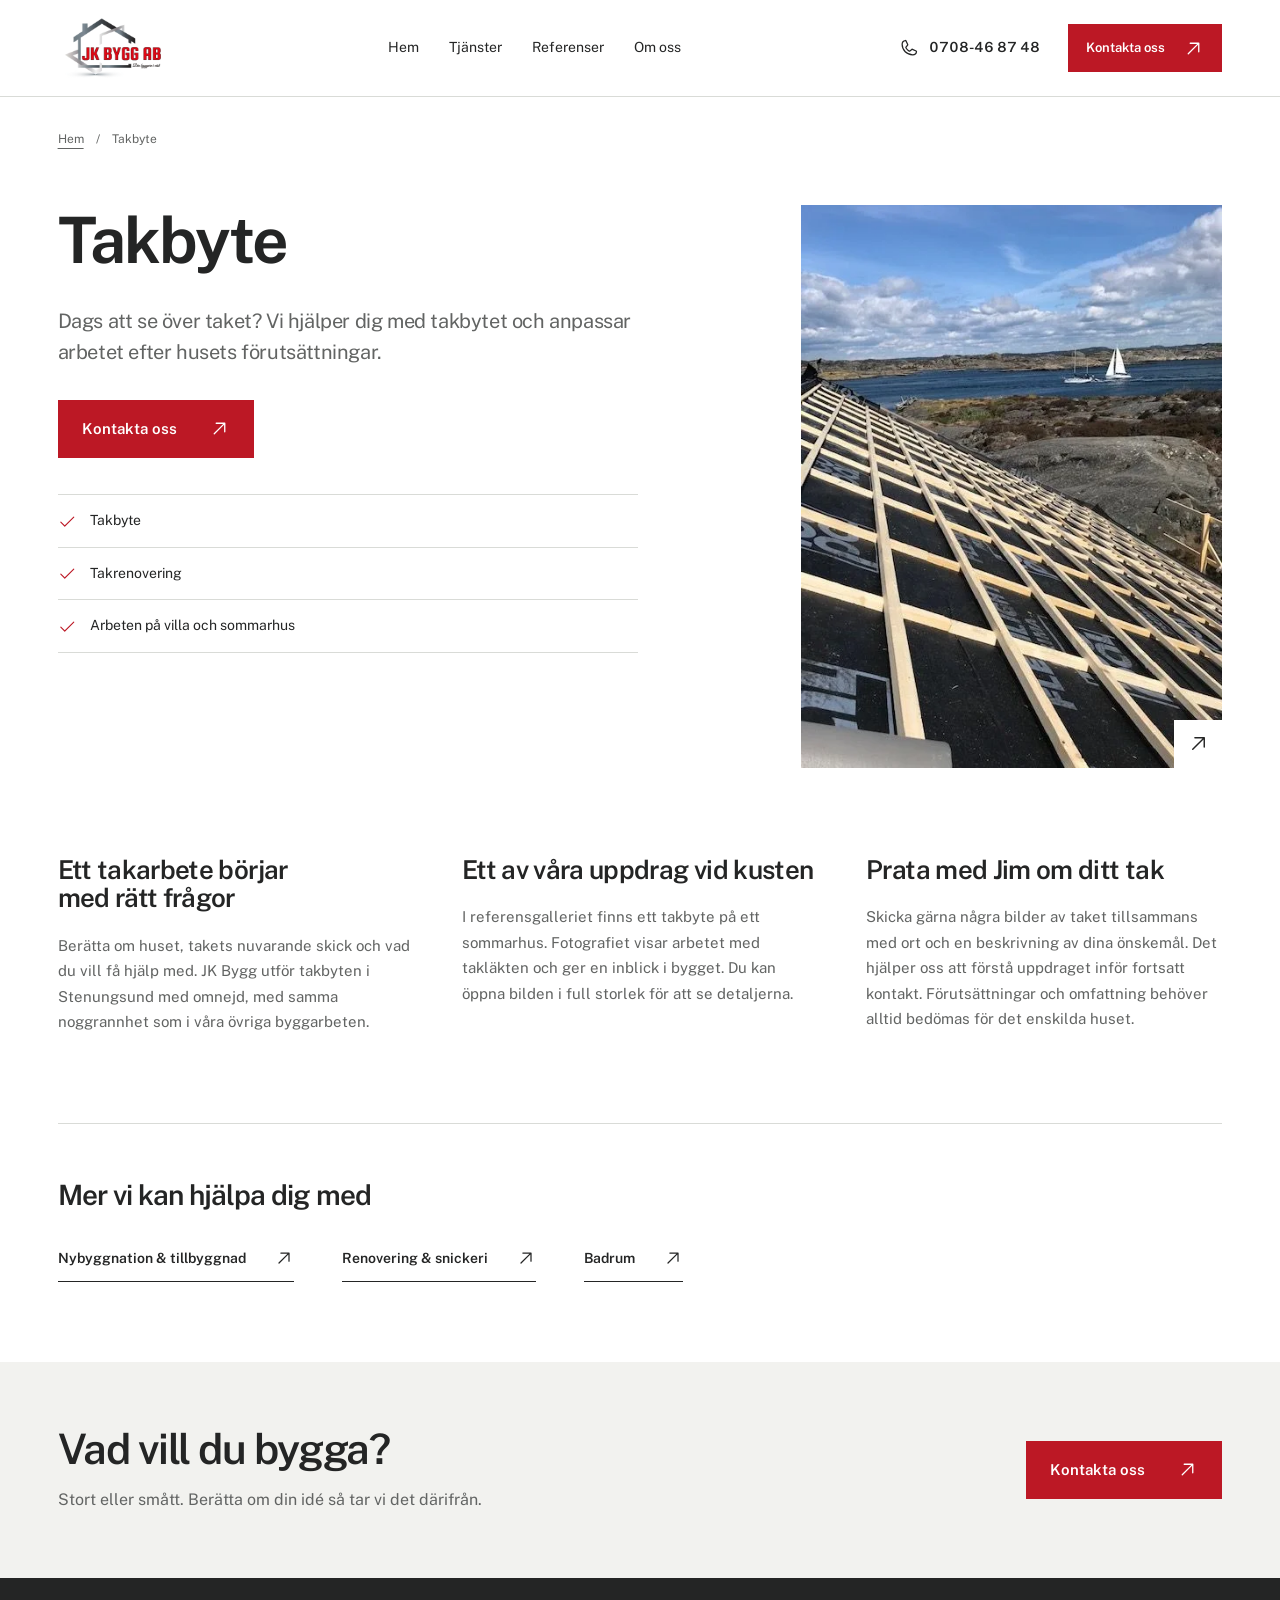
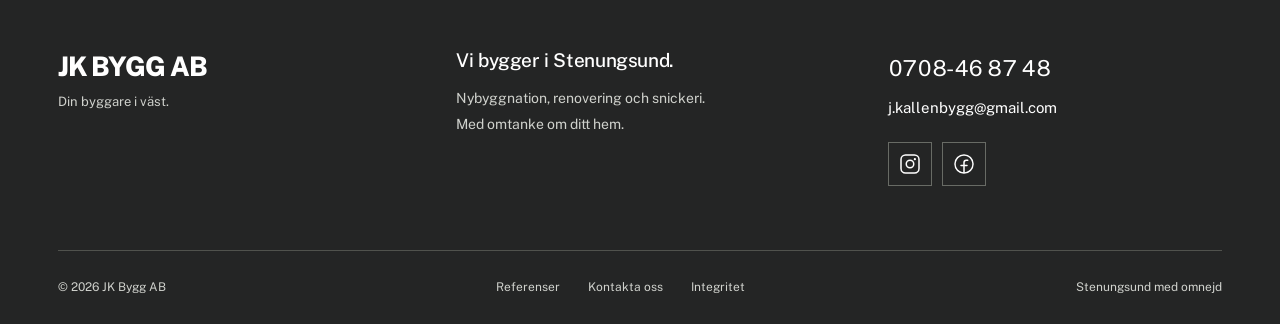
<file: takbyte/index.html>
<!doctype html><html lang="sv"><head><meta charset="utf-8"><meta name="viewport" content="width=device-width,initial-scale=1"><title>Takbyte i Stenungsund med omnejd | JK Bygg</title><meta name="description" content="JK Bygg utför takbyten i Stenungsund med omnejd. Se vårt takarbete på ett sommarhus och kontakta Jim Källén för att diskutera ditt tak."><meta name="robots" content="index,follow,max-image-preview:large"><meta name="theme-color" content="#bc1825"><link rel="canonical" href="https://jkbyggab.se/takbyte/"><meta property="og:type" content="website"><meta property="og:locale" content="sv_SE"><meta property="og:site_name" content="JK Bygg AB"><meta property="og:title" content="Takbyte i Stenungsund med omnejd | JK Bygg"><meta property="og:description" content="JK Bygg utför takbyten i Stenungsund med omnejd. Se vårt takarbete på ett sommarhus och kontakta Jim Källén för att diskutera ditt tak."><meta property="og:url" content="https://jkbyggab.se/takbyte/"><meta property="og:image" content="https://jkbyggab.se/assets/hero-1600.webp"><meta property="og:image:alt" content="Hantverk från JK Byggs webbplats"><meta name="twitter:card" content="summary_large_image"><link rel="icon" href="../favicon.svg" type="image/svg+xml"><link rel="preload" href="../assets/public-sans.woff2" as="font" type="font/woff2" crossorigin><link rel="stylesheet" href="../styles.css"><script src="../script.js" defer></script><script type="application/ld+json">{"@context":"https://schema.org","@graph":[{"@type":"GeneralContractor","@id":"https://jkbyggab.se/#business","name":"JK Bygg AB","url":"https://jkbyggab.se","telephone":"+46708468748","email":"j.kallenbygg@gmail.com","logo":"https://jkbyggab.se/assets/logo.webp","image":"https://jkbyggab.se/assets/hero-1600.webp","foundingDate":"2018","areaServed":{"@type":"Place","name":"Stenungsund med omnejd"},"sameAs":["https://www.facebook.com/jkbyggab","https://www.instagram.com/jkbyggab/"]},{"@type":"WebSite","@id":"https://jkbyggab.se/#website","url":"https://jkbyggab.se","name":"JK Bygg Stenungsund","inLanguage":"sv-SE"},{"@type":"WebPage","@id":"https://jkbyggab.se/takbyte/#page","url":"https://jkbyggab.se/takbyte/","name":"Takbyte i Stenungsund med omnejd | JK Bygg","description":"JK Bygg utför takbyten i Stenungsund med omnejd. Se vårt takarbete på ett sommarhus och kontakta Jim Källén för att diskutera ditt tak.","inLanguage":"sv-SE","isPartOf":{"@id":"https://jkbyggab.se/#website"},"about":{"@id":"https://jkbyggab.se/#business"}},{"@type":"BreadcrumbList","itemListElement":[{"@type":"ListItem","position":1,"name":"Hem","item":"https://jkbyggab.se/"},{"@type":"ListItem","position":2,"name":"Takbyte i Stenungsund med omnejd","item":"https://jkbyggab.se/takbyte/"}]},{"@type":"Service","name":"Takbyte i Stenungsund med omnejd","description":"JK Bygg utför takbyten i Stenungsund med omnejd. Se vårt takarbete på ett sommarhus och kontakta Jim Källén för att diskutera ditt tak.","provider":{"@id":"https://jkbyggab.se/#business"},"areaServed":"Stenungsund med omnejd","url":"https://jkbyggab.se/takbyte/"}]}</script></head><body><a class="skip" href="#main">Hoppa till innehållet</a>
 <header class="header"><div class="nav-wrap"><a class="logo" href="../index.html" aria-label="JK Bygg AB, startsida"><img src="../assets/logo.webp" width="320" height="214" alt="JK Bygg AB"></a><nav class="desktop-nav" aria-label="Huvudmeny"><a href="../index.html">Hem</a><a href="../index.html#tjanster">Tjänster</a><a href="../referenser/index.html">Referenser</a><a href="../om-oss/index.html">Om oss</a></nav><div class="header-actions"><a class="phone-link" aria-label="Ring Jim på 0708-46 87 48" href="tel:+46708468748"><svg aria-hidden="true" focusable="false" xmlns="http://www.w3.org/2000/svg" viewBox="0 0 256 256" fill="currentColor"><path d="M222.37,158.46l-47.11-21.11-.13-.06a16,16,0,0,0-15.17,1.4,8.12,8.12,0,0,0-.75.56L134.87,160c-15.42-7.49-31.34-23.29-38.83-38.51l20.78-24.71c.2-.25.39-.5.57-.77a16,16,0,0,0,1.32-15.06l0-.12L97.54,33.64a16,16,0,0,0-16.62-9.52A56.26,56.26,0,0,0,32,80c0,79.4,64.6,144,144,144a56.26,56.26,0,0,0,55.88-48.92A16,16,0,0,0,222.37,158.46ZM176,208A128.14,128.14,0,0,1,48,80,40.2,40.2,0,0,1,82.87,40a.61.61,0,0,0,0,.12l21,47L83.2,111.86a6.13,6.13,0,0,0-.57.77,16,16,0,0,0-1,15.7c9.06,18.53,27.73,37.06,46.46,46.11a16,16,0,0,0,15.75-1.14,8.44,8.44,0,0,0,.74-.56L168.89,152l47,21.05h0s.08,0,.11,0A40.21,40.21,0,0,1,176,208Z"/></svg><span>0708-46 87 48</span></a><a class="button small header-contact" href="../kontakta-oss/index.html">Kontakta oss <svg aria-hidden="true" focusable="false" xmlns="http://www.w3.org/2000/svg" viewBox="0 0 256 256" fill="currentColor"><path d="M200,64V168a8,8,0,0,1-16,0V83.31L69.66,197.66a8,8,0,0,1-11.32-11.32L172.69,72H88a8,8,0,0,1,0-16H192A8,8,0,0,1,200,64Z"/></svg></a><button class="icon-button menu-toggle" aria-label="Öppna menyn" aria-expanded="false" aria-controls="mobile-nav"><svg aria-hidden="true" focusable="false" xmlns="http://www.w3.org/2000/svg" viewBox="0 0 256 256" fill="currentColor"><path d="M224,128a8,8,0,0,1-8,8H40a8,8,0,0,1,0-16H216A8,8,0,0,1,224,128ZM40,72H216a8,8,0,0,0,0-16H40a8,8,0,0,0,0,16ZM216,184H40a8,8,0,0,0,0,16H216a8,8,0,0,0,0-16Z"/></svg></button></div></div><nav id="mobile-nav" class="mobile-nav" aria-label="Mobilmeny" hidden><a href="../index.html">Hem</a><a href="../index.html#tjanster">Tjänster</a><a href="../referenser/index.html">Referenser</a><a href="../om-oss/index.html">Om oss</a><a href="../kontakta-oss/index.html">Kontakta oss</a><a class="mobile-call" href="tel:+46708468748">Ring Jim <svg aria-hidden="true" focusable="false" xmlns="http://www.w3.org/2000/svg" viewBox="0 0 256 256" fill="currentColor"><path d="M222.37,158.46l-47.11-21.11-.13-.06a16,16,0,0,0-15.17,1.4,8.12,8.12,0,0,0-.75.56L134.87,160c-15.42-7.49-31.34-23.29-38.83-38.51l20.78-24.71c.2-.25.39-.5.57-.77a16,16,0,0,0,1.32-15.06l0-.12L97.54,33.64a16,16,0,0,0-16.62-9.52A56.26,56.26,0,0,0,32,80c0,79.4,64.6,144,144,144a56.26,56.26,0,0,0,55.88-48.92A16,16,0,0,0,222.37,158.46ZM176,208A128.14,128.14,0,0,1,48,80,40.2,40.2,0,0,1,82.87,40a.61.61,0,0,0,0,.12l21,47L83.2,111.86a6.13,6.13,0,0,0-.57.77,16,16,0,0,0-1,15.7c9.06,18.53,27.73,37.06,46.46,46.11a16,16,0,0,0,15.75-1.14,8.44,8.44,0,0,0,.74-.56L168.89,152l47,21.05h0s.08,0,.11,0A40.21,40.21,0,0,1,176,208Z"/></svg></a></nav></header>
 <main id="main"><div class="wrap breadcrumb"><a href="../index.html">Hem</a><span>/</span><span>Takbyte</span></div><section class="wrap service-page"><div><h1>Takbyte</h1><p class="lead">Dags att se över taket? Vi hjälper dig med takbytet och anpassar arbetet efter husets förutsättningar.</p><a class="button" href="../kontakta-oss/index.html">Kontakta oss <svg aria-hidden="true" focusable="false" xmlns="http://www.w3.org/2000/svg" viewBox="0 0 256 256" fill="currentColor"><path d="M200,64V168a8,8,0,0,1-16,0V83.31L69.66,197.66a8,8,0,0,1-11.32-11.32L172.69,72H88a8,8,0,0,1,0-16H192A8,8,0,0,1,200,64Z"/></svg></a><ul class="scope-list"><li><svg aria-hidden="true" focusable="false" xmlns="http://www.w3.org/2000/svg" viewBox="0 0 256 256" fill="currentColor"><path d="M229.66,77.66l-128,128a8,8,0,0,1-11.32,0l-56-56a8,8,0,0,1,11.32-11.32L96,188.69,218.34,66.34a8,8,0,0,1,11.32,11.32Z"/></svg>Takbyte</li><li><svg aria-hidden="true" focusable="false" xmlns="http://www.w3.org/2000/svg" viewBox="0 0 256 256" fill="currentColor"><path d="M229.66,77.66l-128,128a8,8,0,0,1-11.32,0l-56-56a8,8,0,0,1,11.32-11.32L96,188.69,218.34,66.34a8,8,0,0,1,11.32,11.32Z"/></svg>Takrenovering</li><li><svg aria-hidden="true" focusable="false" xmlns="http://www.w3.org/2000/svg" viewBox="0 0 256 256" fill="currentColor"><path d="M229.66,77.66l-128,128a8,8,0,0,1-11.32,0l-56-56a8,8,0,0,1,11.32-11.32L96,188.69,218.34,66.34a8,8,0,0,1,11.32,11.32Z"/></svg>Arbeten på villa och sommarhus</li></ul></div><a class="service-page-image" href="../assets/takbyte.webp" data-gallery data-caption="Takbyte på sommarhus" aria-label="Visa projektbild i full storlek"><img class="" src="../assets/takbyte.webp" width="480" height="640" alt="Nylagd takläkt på ett sommarhus vid kusten, utfört av JK Bygg" loading="eager" decoding="async"><span class="image-open"><svg aria-hidden="true" focusable="false" xmlns="http://www.w3.org/2000/svg" viewBox="0 0 256 256" fill="currentColor"><path d="M200,64V168a8,8,0,0,1-16,0V83.31L69.66,197.66a8,8,0,0,1-11.32-11.32L172.69,72H88a8,8,0,0,1,0-16H192A8,8,0,0,1,200,64Z"/></svg></span></a></section><section class="wrap service-body"><div><h2>Ett takarbete börjar med rätt frågor</h2><p>Berätta om huset, takets nuvarande skick och vad du vill få hjälp med. JK Bygg utför takbyten i Stenungsund med omnejd, med samma noggrannhet som i våra övriga byggarbeten.</p></div><div><h2>Ett av våra uppdrag vid kusten</h2><p>I referensgalleriet finns ett takbyte på ett sommarhus. Fotografiet visar arbetet med takläkten och ger en inblick i bygget. Du kan öppna bilden i full storlek för att se detaljerna.</p></div><div><h2>Prata med Jim om ditt tak</h2><p>Skicka gärna några bilder av taket tillsammans med ort och en beskrivning av dina önskemål. Det hjälper oss att förstå uppdraget inför fortsatt kontakt. Förutsättningar och omfattning behöver alltid bedömas för det enskilda huset.</p></div></section><section class="wrap more-services"><h2>Mer vi kan hjälpa dig med</h2><div><a class="text-link" href="../nybyggnation-tillbyggnad/index.html">Nybyggnation & tillbyggnad<svg aria-hidden="true" focusable="false" xmlns="http://www.w3.org/2000/svg" viewBox="0 0 256 256" fill="currentColor"><path d="M200,64V168a8,8,0,0,1-16,0V83.31L69.66,197.66a8,8,0,0,1-11.32-11.32L172.69,72H88a8,8,0,0,1,0-16H192A8,8,0,0,1,200,64Z"/></svg></a><a class="text-link" href="../renovering-snickeri/index.html">Renovering & snickeri<svg aria-hidden="true" focusable="false" xmlns="http://www.w3.org/2000/svg" viewBox="0 0 256 256" fill="currentColor"><path d="M200,64V168a8,8,0,0,1-16,0V83.31L69.66,197.66a8,8,0,0,1-11.32-11.32L172.69,72H88a8,8,0,0,1,0-16H192A8,8,0,0,1,200,64Z"/></svg></a><a class="text-link" href="../badrum/index.html">Badrum<svg aria-hidden="true" focusable="false" xmlns="http://www.w3.org/2000/svg" viewBox="0 0 256 256" fill="currentColor"><path d="M200,64V168a8,8,0,0,1-16,0V83.31L69.66,197.66a8,8,0,0,1-11.32-11.32L172.69,72H88a8,8,0,0,1,0-16H192A8,8,0,0,1,200,64Z"/></svg></a></div></section><section class="contact-band"><div class="wrap contact-band-inner"><div><h2>Vad vill du bygga?</h2><p>Stort eller smått. Berätta om din idé så tar vi det därifrån.</p></div><a class="button" href="../kontakta-oss/index.html">Kontakta oss <svg aria-hidden="true" focusable="false" xmlns="http://www.w3.org/2000/svg" viewBox="0 0 256 256" fill="currentColor"><path d="M200,64V168a8,8,0,0,1-16,0V83.31L69.66,197.66a8,8,0,0,1-11.32-11.32L172.69,72H88a8,8,0,0,1,0-16H192A8,8,0,0,1,200,64Z"/></svg></a></div></section></main>
 <footer class="footer"><div class="wrap footer-top"><a class="footer-brand" href="../index.html">JK BYGG AB<span>Din byggare i väst.</span></a><div><h2>Vi bygger i Stenungsund.</h2><p>Nybyggnation, renovering och snickeri. <br>Med omtanke om ditt hem.</p></div><div class="footer-contact"><a href="tel:+46708468748">0708-46 87 48</a><a href="mailto:j.kallenbygg@gmail.com">j.kallenbygg@gmail.com</a><div class="socials"><a href="https://www.instagram.com/jkbyggab/" target="_blank" rel="noopener noreferrer" aria-label="JK Bygg på Instagram"><svg aria-hidden="true" focusable="false" xmlns="http://www.w3.org/2000/svg" viewBox="0 0 256 256" fill="currentColor"><path d="M128,80a48,48,0,1,0,48,48A48.05,48.05,0,0,0,128,80Zm0,80a32,32,0,1,1,32-32A32,32,0,0,1,128,160ZM176,24H80A56.06,56.06,0,0,0,24,80v96a56.06,56.06,0,0,0,56,56h96a56.06,56.06,0,0,0,56-56V80A56.06,56.06,0,0,0,176,24Zm40,152a40,40,0,0,1-40,40H80a40,40,0,0,1-40-40V80A40,40,0,0,1,80,40h96a40,40,0,0,1,40,40ZM192,76a12,12,0,1,1-12-12A12,12,0,0,1,192,76Z"/></svg></a><a href="https://www.facebook.com/jkbyggab" target="_blank" rel="noopener noreferrer" aria-label="JK Bygg på Facebook"><svg aria-hidden="true" focusable="false" xmlns="http://www.w3.org/2000/svg" viewBox="0 0 256 256" fill="currentColor"><path d="M128,24A104,104,0,1,0,232,128,104.11,104.11,0,0,0,128,24Zm8,191.63V152h24a8,8,0,0,0,0-16H136V112a16,16,0,0,1,16-16h16a8,8,0,0,0,0-16H152a32,32,0,0,0-32,32v24H96a8,8,0,0,0,0,16h24v63.63a88,88,0,1,1,16,0Z"/></svg></a></div></div></div><div class="wrap footer-bottom"><span>© 2026 JK Bygg AB</span><a href="../referenser/index.html">Referenser</a><a href="../kontakta-oss/index.html">Kontakta oss</a><a href="../integritet/index.html">Integritet</a><span class="footer-local">Stenungsund med omnejd</span></div></footer>
 <dialog class="viewer" aria-label="Projektbild i full storlek"><button class="viewer-close icon-button" aria-label="Stäng bild"><svg aria-hidden="true" focusable="false" xmlns="http://www.w3.org/2000/svg" viewBox="0 0 256 256" fill="currentColor"><path d="M205.66,194.34a8,8,0,0,1-11.32,11.32L128,139.31,61.66,205.66a8,8,0,0,1-11.32-11.32L116.69,128,50.34,61.66A8,8,0,0,1,61.66,50.34L128,116.69l66.34-66.35a8,8,0,0,1,11.32,11.32L139.31,128Z"/></svg></button><button class="viewer-prev icon-button" aria-label="Föregående bild"><svg aria-hidden="true" focusable="false" xmlns="http://www.w3.org/2000/svg" viewBox="0 0 256 256" fill="currentColor"><path d="M165.66,202.34a8,8,0,0,1-11.32,11.32l-80-80a8,8,0,0,1,0-11.32l80-80a8,8,0,0,1,11.32,11.32L91.31,128Z"/></svg></button><figure><img alt="" width="480" height="640"><figcaption aria-live="polite"></figcaption></figure><button class="viewer-next icon-button" aria-label="Nästa bild"><svg aria-hidden="true" focusable="false" xmlns="http://www.w3.org/2000/svg" viewBox="0 0 256 256" fill="currentColor"><path d="M181.66,133.66l-80,80a8,8,0,0,1-11.32-11.32L164.69,128,90.34,53.66a8,8,0,0,1,11.32-11.32l80,80A8,8,0,0,1,181.66,133.66Z"/></svg></button></dialog></body></html>
</file>
<file: styles.css>
@font-face{font-family:Public Sans;src:url('assets/public-sans.woff2') format('woff2');font-style:normal;font-weight:400 800;font-display:swap}
:root{--paper:#fff;--silver:#f2f2ef;--ink:#242525;--muted:#626463;--red:#bc1825;--red-dark:#97111d;--line:#d9dbd7;--ease:cubic-bezier(.16,1,.3,1);--gutter:clamp(24px,4.5vw,80px);--wrap:1320px;color-scheme:light;font-family:'Public Sans',sans-serif;color:var(--ink);background:var(--paper);font-synthesis:none;scroll-behavior:smooth;scroll-padding-top:28px;scrollbar-color:#9a9d98 var(--silver)}
*,*::before,*::after{box-sizing:border-box}body{margin:0;font-size:16px;line-height:1.7;-webkit-font-smoothing:antialiased}body.menu-open{overflow:hidden}body:has(.viewer[open]){overflow:hidden}::selection{background:var(--red);color:white}a{color:inherit;text-decoration:none;text-underline-offset:5px}button{font:inherit;color:inherit;cursor:pointer}button,a{-webkit-tap-highlight-color:transparent}button{border:0;border-radius:0}img{display:block;max-width:100%;height:auto}svg{width:24px;height:24px;fill:currentColor;flex-shrink:0;vertical-align:middle}h1,h2,h3,p,figure{margin:0}h1,h2,h3{text-wrap:balance;line-height:1.1;letter-spacing:-.035em}h1{font-size:clamp(46px,6.3vw,88px);font-weight:650}h2{font-size:clamp(34px,3.7vw,52px);font-weight:600}h3{font-size:24px;font-weight:600}p{max-width:70ch}p+p{margin-top:20px}a:focus-visible,button:focus-visible,summary:focus-visible{outline:3px solid var(--red);outline-offset:6px}a:active,button:active{transform:translateY(1px)}[hidden]{display:none!important}.sr-only{position:absolute;width:1px;height:1px;padding:0;margin:-1px;overflow:hidden;clip:rect(0,0,0,0);white-space:nowrap;border:0}.wrap{width:min(calc(100% - var(--gutter)*2),var(--wrap));margin-inline:auto}.section{padding-block:112px}.lead{font-size:22px;line-height:1.55;letter-spacing:-.02em}.skip{position:fixed;top:12px;left:16px;z-index:20;padding:12px 20px;background:var(--red);color:#fff;transform:translateY(-160%)}.skip:focus{transform:translateY(0)}
.header{position:relative;background:#fff;z-index:10;border-bottom:1px solid var(--line)}.nav-wrap{width:min(calc(100% - var(--gutter)*2),var(--wrap));height:96px;margin-inline:auto;display:flex;align-items:center;gap:40px}.logo{display:flex;align-items:center;flex-shrink:0;width:112px}.logo img{width:112px;height:75px;object-fit:contain}.desktop-nav{display:flex;gap:30px;margin:auto}.desktop-nav a{font-size:14px;line-height:1.4;padding-block:12px;border-bottom:1px solid transparent;transition:border-color 160ms,color 160ms}.desktop-nav a[aria-current]{border-color:var(--red)}.header-actions{display:flex;align-items:center;gap:28px}.phone-link{display:inline-flex;align-items:center;gap:10px;font-size:14px;font-weight:600;font-variant-numeric:tabular-nums;white-space:nowrap}.phone-link svg{width:20px;height:20px}.button{display:inline-flex;justify-content:space-between;align-items:center;gap:32px;min-height:58px;background:var(--red);color:#fff;padding:16px 24px;font-size:15px;font-weight:600;line-height:1.5;transition:background 160ms,transform 160ms;white-space:nowrap}.button.small{min-height:48px;padding:12px 18px;font-size:13px;gap:18px}.button svg{width:21px;height:21px}.icon-button{display:inline-flex;align-items:center;justify-content:center;min-width:48px;min-height:48px;background:transparent}.menu-toggle{display:none}.mobile-nav{position:absolute;top:100%;inset-inline:0;height:calc(100svh - 76px);overflow:auto;background:#fff;padding:24px var(--gutter) 40px;box-shadow:0 16px 24px #24252512}.mobile-nav>a{display:flex;align-items:center;justify-content:space-between;font-size:26px;padding:16px 0;border-bottom:1px solid var(--line);line-height:1.4}.mobile-nav>a[aria-current]{color:var(--red)}.mobile-nav .mobile-call{margin-top:24px;padding:18px 22px;background:var(--red);color:#fff;font-size:18px}
.hero{isolation:isolate;position:relative;min-height:600px;height:min(720px,calc(100svh - 96px));display:flex;align-items:center;background:#383b39;color:#fff;overflow:hidden}.hero picture,.hero picture img,.hero-shade{position:absolute;inset:0;width:100%;height:100%;z-index:-2}.hero picture img{object-fit:cover;object-position:center}.hero-shade{z-index:-1;background:linear-gradient(90deg,rgba(13,16,14,.78),rgba(13,16,14,.52) 42%,rgba(13,16,14,.08) 82%)}.hero-content{padding-block:80px}.hero h1{font-size:clamp(54px,6.7vw,96px);font-weight:650;line-height:1.02;max-width:800px;letter-spacing:-.04em}.hero p{max-width:450px;font-size:18px;line-height:1.7;margin-top:32px;color:#f1f1ed}.hero-actions{display:flex;align-items:center;gap:32px;margin-top:40px}.hero-link{display:inline-flex;align-items:center;gap:20px;padding-block:15px;font-size:14px;font-weight:600;border-bottom:1px solid #ffffff70}.hero-link:focus-visible{outline-color:#fff}.proof-strip{background:var(--silver);border-bottom:1px solid var(--line)}.proof-inner{display:flex;align-items:center;justify-content:space-between;min-height:92px;gap:24px}.proof-inner span{display:flex;gap:14px;align-items:center;font-size:14px;font-weight:500}.proof-inner svg{width:22px;height:22px;color:var(--red)}
.introduction{display:grid;grid-template-columns:1fr 1fr;gap:12%}.introduction>div>p:not(.lead),.editorial>div>p:not(.lead){color:var(--muted);margin-top:24px}.text-link{display:inline-flex;align-items:center;justify-content:space-between;gap:28px;font-size:14px;font-weight:600;line-height:1.6;padding:12px 0;border-bottom:1px solid var(--ink);transition:color 160ms,border-color 160ms}.text-link svg{width:20px;height:20px}.introduction .text-link{margin-top:28px}.services{background:var(--silver)}.section-description{color:var(--muted);max-width:560px;margin-top:20px}.service-layout{display:grid;grid-template-columns:minmax(0,.85fr) minmax(0,1.2fr);gap:12%;margin-top:56px}.service-picture img{width:100%;aspect-ratio:3/4;object-fit:contain;max-height:560px;object-position:left top}.service-picture p{font-size:12px;color:var(--muted);margin-top:12px}.service-list{border-top:1px solid var(--ink)}.service-row{display:flex;align-items:center;justify-content:space-between;gap:24px;padding:29px 0;border-bottom:1px solid var(--line)}.service-row h3{font-size:clamp(22px,2vw,29px);font-weight:550}.service-row p{font-size:14px;color:var(--muted);margin-top:10px;line-height:1.6}.row-arrow{width:40px;height:40px;display:flex;align-items:center;justify-content:center;transition:background 160ms,color 160ms;flex-shrink:0}.service-note{max-width:480px;font-size:14px;line-height:1.8;color:var(--muted);margin-top:32px}.section-heading{display:flex;justify-content:space-between;align-items:end;gap:32px;margin-bottom:48px}.selected-grid,.gallery-grid{display:grid;grid-template-columns:repeat(3,minmax(0,1fr));gap:32px}.project-image,.service-page-image{display:block;position:relative;overflow:hidden;background:var(--silver)}.project-image img{width:100%;aspect-ratio:3/4;object-fit:contain}.image-open{position:absolute;bottom:0;right:0;width:48px;height:48px;display:grid;place-items:center;background:#fff;color:var(--ink);transition:background 160ms,color 160ms}.image-open svg{width:23px;height:23px}.project-caption{margin-top:20px;display:flex;flex-direction:column;gap:6px}.project-caption h3{font-size:20px;font-weight:550;letter-spacing:-.02em}.project-caption>span{color:var(--muted);font-size:13px}.about-band{display:grid;grid-template-columns:1fr 1fr;background:var(--red);color:#fff}.about-image{min-height:580px}.about-image img{width:100%;height:100%;object-fit:cover;object-position:60% center}.about-copy{align-self:center;padding:76px clamp(32px,5.5vw,88px)}.about-copy h2{font-size:clamp(32px,3.2vw,46px)}.about-copy p{color:#fff4f1;max-width:52ch;margin-top:28px}.about-copy p+p{margin-top:20px}.about-copy .text-link{color:#fff;border-color:#ffffff80;margin-top:24px}.about-copy .text-link:focus-visible{outline-color:white}.practical{display:grid;grid-template-columns:.9fr 1.1fr;gap:12%}.practical>div>p{margin-top:24px;color:var(--muted);max-width:38ch}.practical .text-link{margin-top:24px}.faq{border-top:1px solid var(--ink)}.faq details{border-bottom:1px solid var(--line)}.faq summary{list-style:none;display:flex;align-items:center;justify-content:space-between;gap:24px;cursor:pointer;line-height:1.5;font-size:16px;font-weight:550;padding:24px 0}.faq summary::-webkit-details-marker{display:none}.faq summary svg{width:20px;height:20px;transition:transform 160ms}.faq details[open] summary svg{transform:rotate(45deg)}.faq details p{font-size:15px;line-height:1.8;color:var(--muted);padding:0 32px 24px 0}.faq details p a{text-decoration:underline;color:var(--ink)}.contact-band{background:var(--silver);padding:64px 0}.contact-band-inner{display:flex;align-items:center;justify-content:space-between;gap:40px}.contact-band h2{font-size:42px}.contact-band p{font-size:16px;color:var(--muted);margin-top:14px}
.footer{background:#242525;color:white;padding-top:72px}.footer-top{display:grid;grid-template-columns:1fr 1.1fr 1fr;gap:64px;padding-bottom:64px}.footer-brand{font-size:27px;line-height:1.2;font-weight:800;letter-spacing:-.04em;align-self:start}.footer-brand span{display:block;font-size:13px;font-weight:400;letter-spacing:0;margin-top:12px;color:#d0d2cd}.footer h2{font-size:19px;letter-spacing:-.02em;font-weight:500}.footer p{font-size:14px;line-height:1.8;color:#d0d2cd;margin-top:16px}.footer-contact{display:flex;flex-direction:column;gap:8px;font-size:15px;align-items:start}.footer-contact>a:first-child{font-size:22px;letter-spacing:-.02em;font-variant-numeric:tabular-nums}.socials{display:flex;gap:10px;margin-top:14px}.socials a{min-width:44px;min-height:44px;display:grid;place-items:center;border:1px solid #686b65}.footer-bottom{display:flex;gap:28px;align-items:center;font-size:12px;border-top:1px solid #50524d;padding-block:26px;color:#d0d2cd}.footer-bottom>span:first-child{margin-right:auto}.footer-local{margin-left:auto}.footer a:focus-visible{outline-color:#fff}
.breadcrumb{display:flex;align-items:center;gap:12px;flex-wrap:wrap;font-size:12px;color:var(--muted);padding-top:32px}.breadcrumb a{text-decoration:underline}.page-intro{padding-block:64px 72px}.page-intro h1{max-width:1050px}.page-intro>p{margin-top:30px;font-size:19px;color:var(--muted);max-width:640px}.page-intro>.button{margin-top:32px}.gallery-section{padding-bottom:112px}.filters{display:flex;gap:8px;flex-wrap:wrap;margin-bottom:40px}.filter{min-height:44px;padding:10px 18px;background:var(--silver);font-size:13px;transition:background 160ms,color 160ms}.filter[aria-pressed=true]{background:var(--red);color:white}.gallery-grid{row-gap:48px}.gallery-grid.filtered{animation:gallery-enter 240ms var(--ease) both}.wide-photo{max-height:640px;overflow:hidden}.wide-photo img{width:100%;height:min(50vw,640px);object-fit:cover;object-position:50% 65%}.editorial{display:grid;grid-template-columns:1fr 1.2fr;gap:12%}.editorial h3{font-size:24px;margin-top:40px}.editorial .text-link{margin-top:28px}.contact-page{display:grid;grid-template-columns:1.1fr 1fr;gap:10%;padding-block:64px 88px}.contact-title h1{font-size:clamp(44px,5.5vw,76px)}.contact-title>p{max-width:450px;color:var(--muted);margin-top:30px}.contact-title .contact-person{font-size:14px;margin-top:48px}.contact-person strong{font-size:22px;font-weight:500;color:var(--ink);display:block;margin-top:4px}.contact-panel{border-top:1px solid var(--ink)}.contact-method{display:grid;grid-template-columns:1fr 28px;gap:8px 16px;padding:28px 0;border-bottom:1px solid var(--line)}.contact-method span{font-size:13px;color:var(--muted)}.contact-method strong{font-size:clamp(19px,2vw,29px);font-weight:550;grid-column:1;letter-spacing:-.03em;overflow-wrap:anywhere;line-height:1.4;font-variant-numeric:tabular-nums}.contact-method svg{grid-column:2;grid-row:2;align-self:center;color:var(--red)}.contact-help{padding:32px;margin-top:32px;background:var(--silver)}.contact-help h2{font-size:24px}.contact-help p{font-size:14px;line-height:1.8;margin-top:16px;color:var(--muted)}.contact-help p+p{font-size:12px}.contact-gallery{display:grid;grid-template-columns:repeat(3,1fr);gap:24px;padding-bottom:88px}.contact-gallery img{width:100%;aspect-ratio:3/4;object-fit:contain}.service-page{padding-block:56px 88px;display:grid;grid-template-columns:1.1fr .8fr;gap:14%;align-items:start}.service-page h1{font-size:clamp(46px,5vw,72px);overflow-wrap:break-word}.service-page .lead{margin-top:30px;font-size:20px;color:var(--muted)}.service-page .button{margin-top:32px}.service-page-image{width:100%;max-width:480px;justify-self:end}.service-page-image>img{width:100%;aspect-ratio:3/4;object-fit:contain}.scope-list{list-style:none;padding:0;margin:36px 0 0;border-top:1px solid var(--line);font-size:14px}.scope-list li{display:flex;align-items:center;gap:14px;padding:14px 0;border-bottom:1px solid var(--line)}.scope-list svg{width:18px;height:18px;color:var(--red)}.service-body{display:grid;grid-template-columns:repeat(3,1fr);gap:48px;padding-bottom:88px}.service-body h2{font-size:26px;letter-spacing:-.025em}.service-body p{font-size:15px;color:var(--muted);margin-top:20px}.more-services{border-top:1px solid var(--line);padding-block:56px 80px}.more-services h2{font-size:28px}.more-services>div{display:flex;flex-wrap:wrap;gap:20px 48px;margin-top:24px}.legal{max-width:760px;padding-bottom:88px}.legal h2{font-size:28px;margin-top:40px}.legal p{color:var(--muted);margin-top:20px}.legal a{text-decoration:underline}
.viewer{position:fixed;inset:0;padding:24px;border:0;width:100vw;max-width:100vw;height:100svh;max-height:100svh;margin:0;background:#181a18;color:white;overflow:hidden}.viewer[open]{display:grid;grid-template-columns:64px minmax(0,1fr) 64px;align-items:center;gap:16px;animation:viewer-enter 240ms var(--ease) both}.viewer::backdrop{background:#181a18}.viewer figure{display:flex;align-items:center;flex-direction:column;gap:16px;max-height:calc(100svh - 96px)}.viewer figure img{width:auto;max-width:100%;height:auto;max-height:calc(100svh - 156px);object-fit:contain}.viewer figcaption{font-size:14px;text-align:center;color:#dedfd9}.viewer .icon-button{color:#fff;background:#343732}.viewer-close{position:absolute;right:24px;top:20px;z-index:1}.viewer .icon-button:focus-visible{outline-color:white}.viewer figure img.is-error{display:none}.viewer .icon-button:disabled{opacity:.3;cursor:default}.viewer-loading{opacity:.55}@keyframes gallery-enter{from{opacity:.75;transform:translateY(6px)}to{opacity:1;transform:translateY(0)}}@keyframes viewer-enter{from{opacity:0}to{opacity:1}}
@media(hover:hover){.button:hover{background:var(--red-dark)}.desktop-nav a:hover{color:var(--red);border-color:var(--red)}.phone-link:hover,.text-link:hover,.footer a:hover,.contact-method:hover strong{color:var(--red)}.text-link:hover{border-color:var(--red)}.service-row:hover .row-arrow,.project-image:hover .image-open,.service-page-image:hover .image-open{background:var(--red);color:#fff}.service-row:hover h3{color:var(--red)}.about-copy .text-link:hover,.footer a:hover{color:#fff;border-color:#fff}.hero-link:hover{border-color:#fff}.filter:hover:not([aria-pressed=true]){background:#e1e2dc}.viewer .icon-button:hover{background:var(--red)}}
@media(min-width:1700px){.hero-content{width:calc(100% - var(--gutter)*2);max-width:1500px}.hero h1{font-size:96px}.hero{height:780px}}
@media(max-width:1120px){.nav-wrap{gap:28px}.header-actions{gap:20px}.desktop-nav{gap:20px}.phone-link span{display:none}.section{padding-block:88px}.introduction,.practical,.editorial{gap:7%}.service-layout{gap:7%}.service-row{padding-block:25px}.selected-grid,.gallery-grid{gap:24px}.footer-top{gap:32px}.footer-local{display:none}.about-image{min-height:560px}.about-copy{padding:56px 36px}.service-page{gap:8%}.service-body{gap:32px}}
@media(max-width:800px){.nav-wrap{height:76px;gap:16px}.logo,.logo img{width:88px}.logo img{height:59px}.desktop-nav,.header-contact{display:none}.header-actions{margin-left:auto;gap:12px}.phone-link{width:44px;height:44px;justify-content:center;border:1px solid var(--line)}.phone-link svg{width:22px;height:22px}.menu-toggle{display:flex;background:var(--silver)}.hero{height:calc(100svh - 76px);min-height:620px;max-height:780px;align-items:end}.hero picture img{object-position:62% center}.hero-shade{background:linear-gradient(0deg,rgba(13,16,14,.88),rgba(13,16,14,.56) 45%,rgba(13,16,14,.03) 85%)}.hero-content{padding-block:64px}.hero h1{font-size:clamp(50px,8.9vw,72px)}.hero p{font-size:17px;max-width:450px;margin-top:24px}.hero-actions{margin-top:28px;gap:24px}.proof-inner{padding-block:24px;display:grid;grid-template-columns:1fr;gap:14px}.proof-inner span{font-size:13px}.proof-inner svg{width:19px;height:19px}.introduction{grid-template-columns:1fr;gap:32px}.introduction h2 br{display:none}.introduction h2{max-width:500px}.introduction>div{max-width:650px}.services .section-description{max-width:510px}.service-layout{gap:32px;grid-template-columns:.8fr 1fr}.service-row{padding-block:20px;gap:12px}.service-row h3{font-size:21px}.service-row p{font-size:12px}.service-note{font-size:12px}.service-picture p{font-size:11px}.row-arrow{width:24px;height:32px}.about-band{grid-template-columns:1fr}.about-image{min-height:0;height:400px}.about-image img{object-position:center}.about-copy{padding:56px var(--gutter);max-width:650px}.about-copy h2{font-size:40px}.practical{grid-template-columns:1fr;gap:40px}.practical>div>p{max-width:500px}.practical h2 br{display:none}.contact-band-inner{gap:32px}.contact-band h2{font-size:34px}.contact-band p{font-size:14px}.footer-top{grid-template-columns:1fr 1fr;gap:40px}.footer-brand{grid-column:1/-1}.footer-top{padding-bottom:44px}.footer-bottom{gap:20px;flex-wrap:wrap}.footer-bottom>span:first-child{width:100%}.page-intro{padding-block:48px 56px}.page-intro>p{font-size:17px}.gallery-grid{grid-template-columns:1fr 1fr}.editorial{grid-template-columns:1fr;gap:32px}.editorial>div{max-width:650px}.contact-page{grid-template-columns:1fr;gap:48px;padding-block:48px 64px}.contact-title h1{font-size:58px}.contact-title .contact-person{margin-top:24px}.contact-method strong{font-size:26px}.contact-gallery{gap:16px;padding-bottom:64px}.service-page{grid-template-columns:1fr 1fr;gap:32px}.service-page h1{font-size:44px}.service-page .lead{font-size:17px;margin-top:24px}.service-body{grid-template-columns:1fr;gap:40px}.service-body h2{font-size:28px}.service-body p{max-width:70ch}.more-services>div{flex-direction:column;align-items:start;gap:12px}}
@media(max-width:540px){.section{padding-block:64px}h2{font-size:34px;letter-spacing:-.035em}h1{font-size:46px}.lead{font-size:20px}.hero{min-height:600px}.hero-content{padding-block:42px}.hero h1{font-size:clamp(46px,11.3vw,60px)}.hero picture img{object-position:62% center}.hero p{font-size:16px;max-width:330px}.hero-actions{gap:20px;align-items:start;flex-direction:column}.hero .button{width:100%;max-width:330px}.hero-link{padding-block:8px;font-size:13px;gap:24px}.proof-inner{padding-block:22px}.introduction .text-link{margin-top:20px}.section-description{font-size:15px;margin-top:20px}.service-layout{grid-template-columns:1fr;margin-top:32px;gap:28px}.service-picture{display:none}.service-row{padding-block:25px}.service-row h3{font-size:24px}.service-row p{font-size:14px}.row-arrow{width:36px}.service-note{font-size:13px;line-height:1.8;margin-top:24px}.section-heading{display:block;margin-bottom:32px}.section-heading .text-link{margin-top:18px}.selected-grid{grid-template-columns:1fr;gap:32px}.project-caption{margin-top:16px}.project-caption h3{font-size:21px}.project-image img{width:100%}.about-image{height:290px}.about-copy{padding-block:44px}.about-copy h2{font-size:34px}.about-copy p{font-size:15px}.about-copy .text-link{margin-top:20px}.practical>div>p{font-size:15px}.faq summary{font-size:15px;gap:16px;padding-block:22px}.faq details p{font-size:14px;padding-right:0}.contact-band{padding-block:44px}.contact-band-inner{align-items:start;flex-direction:column;gap:26px}.contact-band .button{width:100%}.contact-band h2{font-size:34px}.footer{padding-top:48px}.footer-top{grid-template-columns:1fr;gap:32px}.footer-brand{font-size:29px}.footer h2{font-size:20px}.footer-contact>a:first-child{font-size:24px}.footer-bottom{gap:12px 24px;padding-block:24px 32px;font-size:12px}.footer-bottom a{padding-block:6px}.breadcrumb{padding-top:24px;font-size:11px;gap:8px}.page-intro{padding-block:36px 40px}.page-intro h1{font-size:46px;line-height:1.08}.page-intro>p{font-size:16px;margin-top:24px}.gallery-section{padding-bottom:64px}.gallery-grid{grid-template-columns:1fr;gap:32px}.filters{gap:6px;margin-bottom:32px}.filter{font-size:12px;padding:10px 14px}.wide-photo img{height:300px;object-position:60% center}.editorial h3{margin-top:32px}.contact-title h1{font-size:48px}.contact-page{padding-block:36px 48px;gap:36px}.contact-title>p{font-size:16px;margin-top:24px}.contact-method strong{font-size:22px}.contact-help{padding:24px}.contact-gallery{gap:12px;grid-template-columns:1fr 1fr;padding-bottom:48px}.contact-gallery>div:last-child{display:none}.service-page{grid-template-columns:1fr;gap:40px;padding-block:36px 48px}.service-page h1{font-size:46px}.service-page .button{width:100%}.service-page-image{justify-self:center}.service-page .lead{font-size:18px}.service-body{padding-bottom:56px;gap:32px}.service-body h2{font-size:27px}.more-services{padding-block:40px 56px}.more-services h2{font-size:28px}.legal{padding-bottom:64px}.legal h2{font-size:25px}.legal p{font-size:15px}.viewer{padding:16px}.viewer[open]{grid-template-columns:1fr 1fr;align-content:center;gap:18px}.viewer figure{grid-column:1/-1;grid-row:1;max-height:calc(100svh - 180px)}.viewer figure img{max-height:calc(100svh - 224px)}.viewer-close{top:16px;right:16px}.viewer-prev{grid-row:2;justify-self:end}.viewer-next{grid-row:2;justify-self:start}.viewer figcaption{font-size:13px}}
.service-picture p,.breadcrumb{font-size:12px}
@media(prefers-reduced-motion:reduce){:root{scroll-behavior:auto}*,*::before,*::after{animation:none!important;transition:none!important}}
</file>
